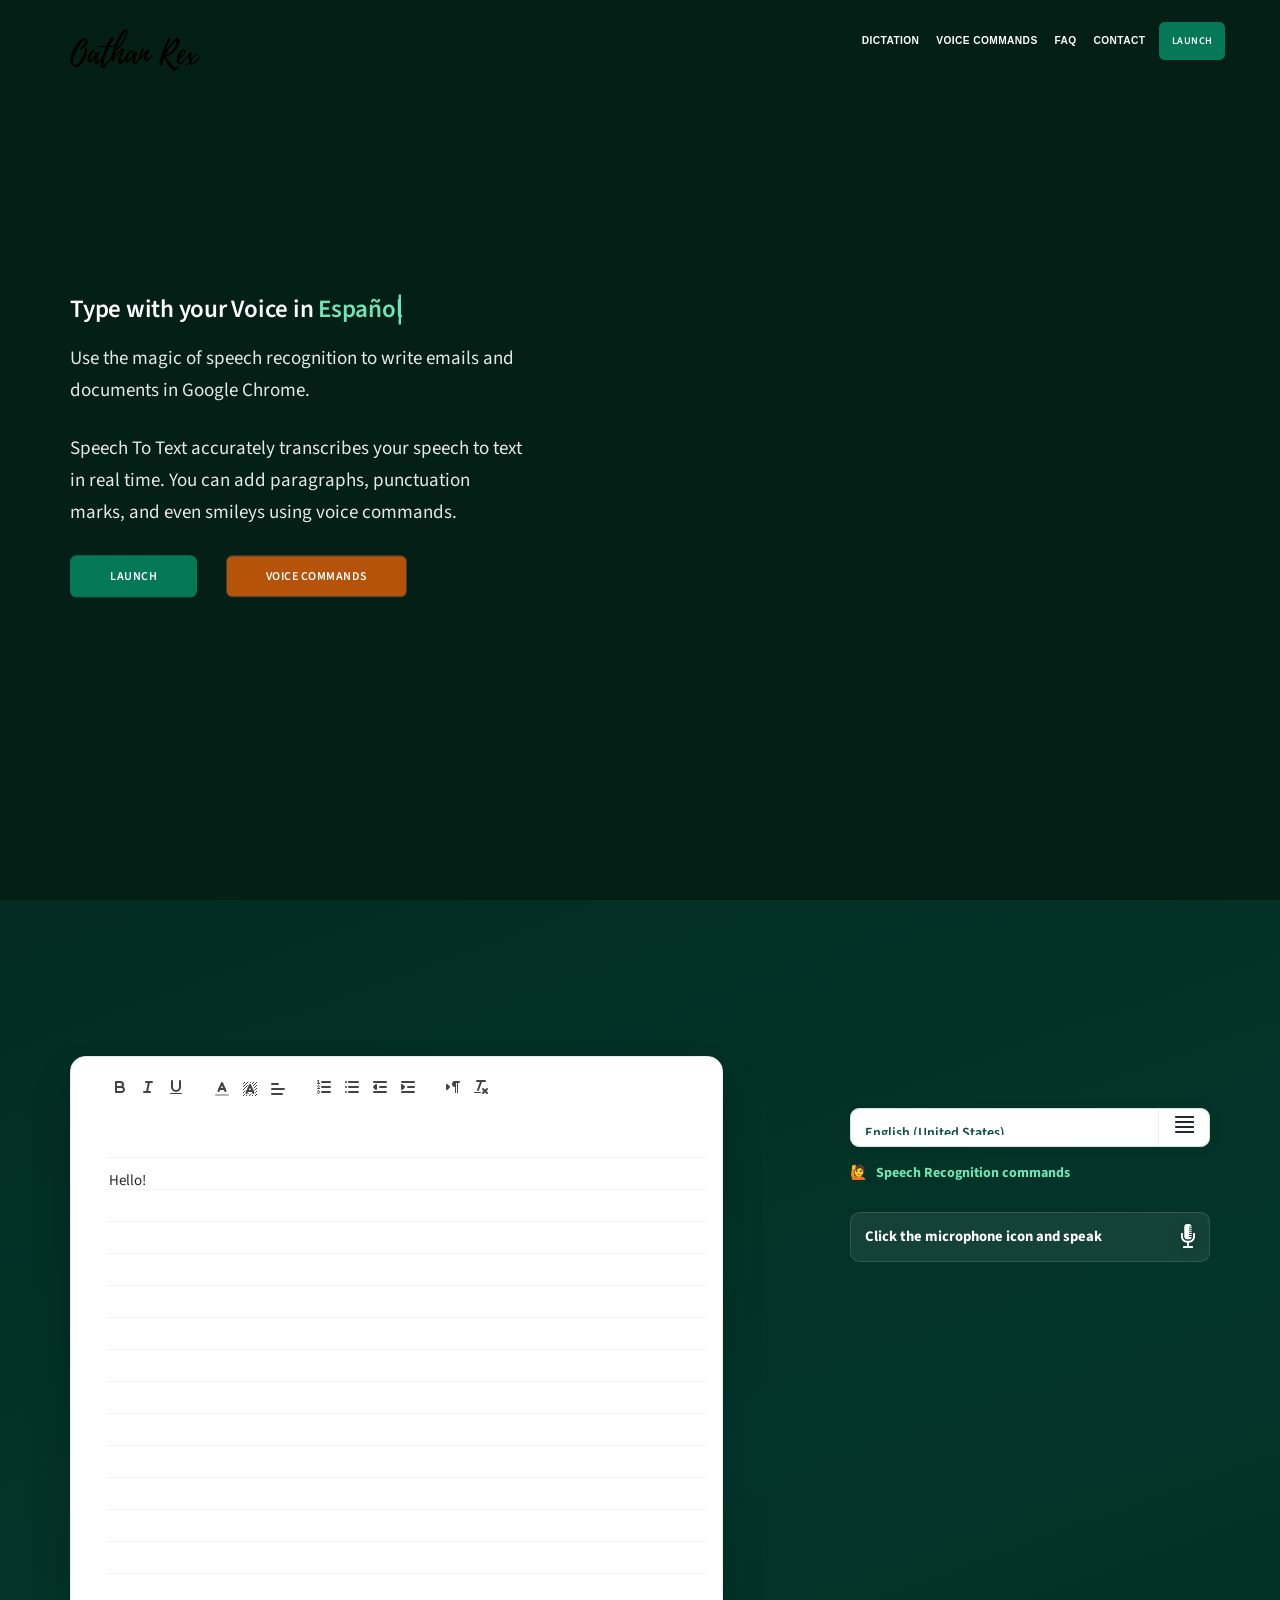
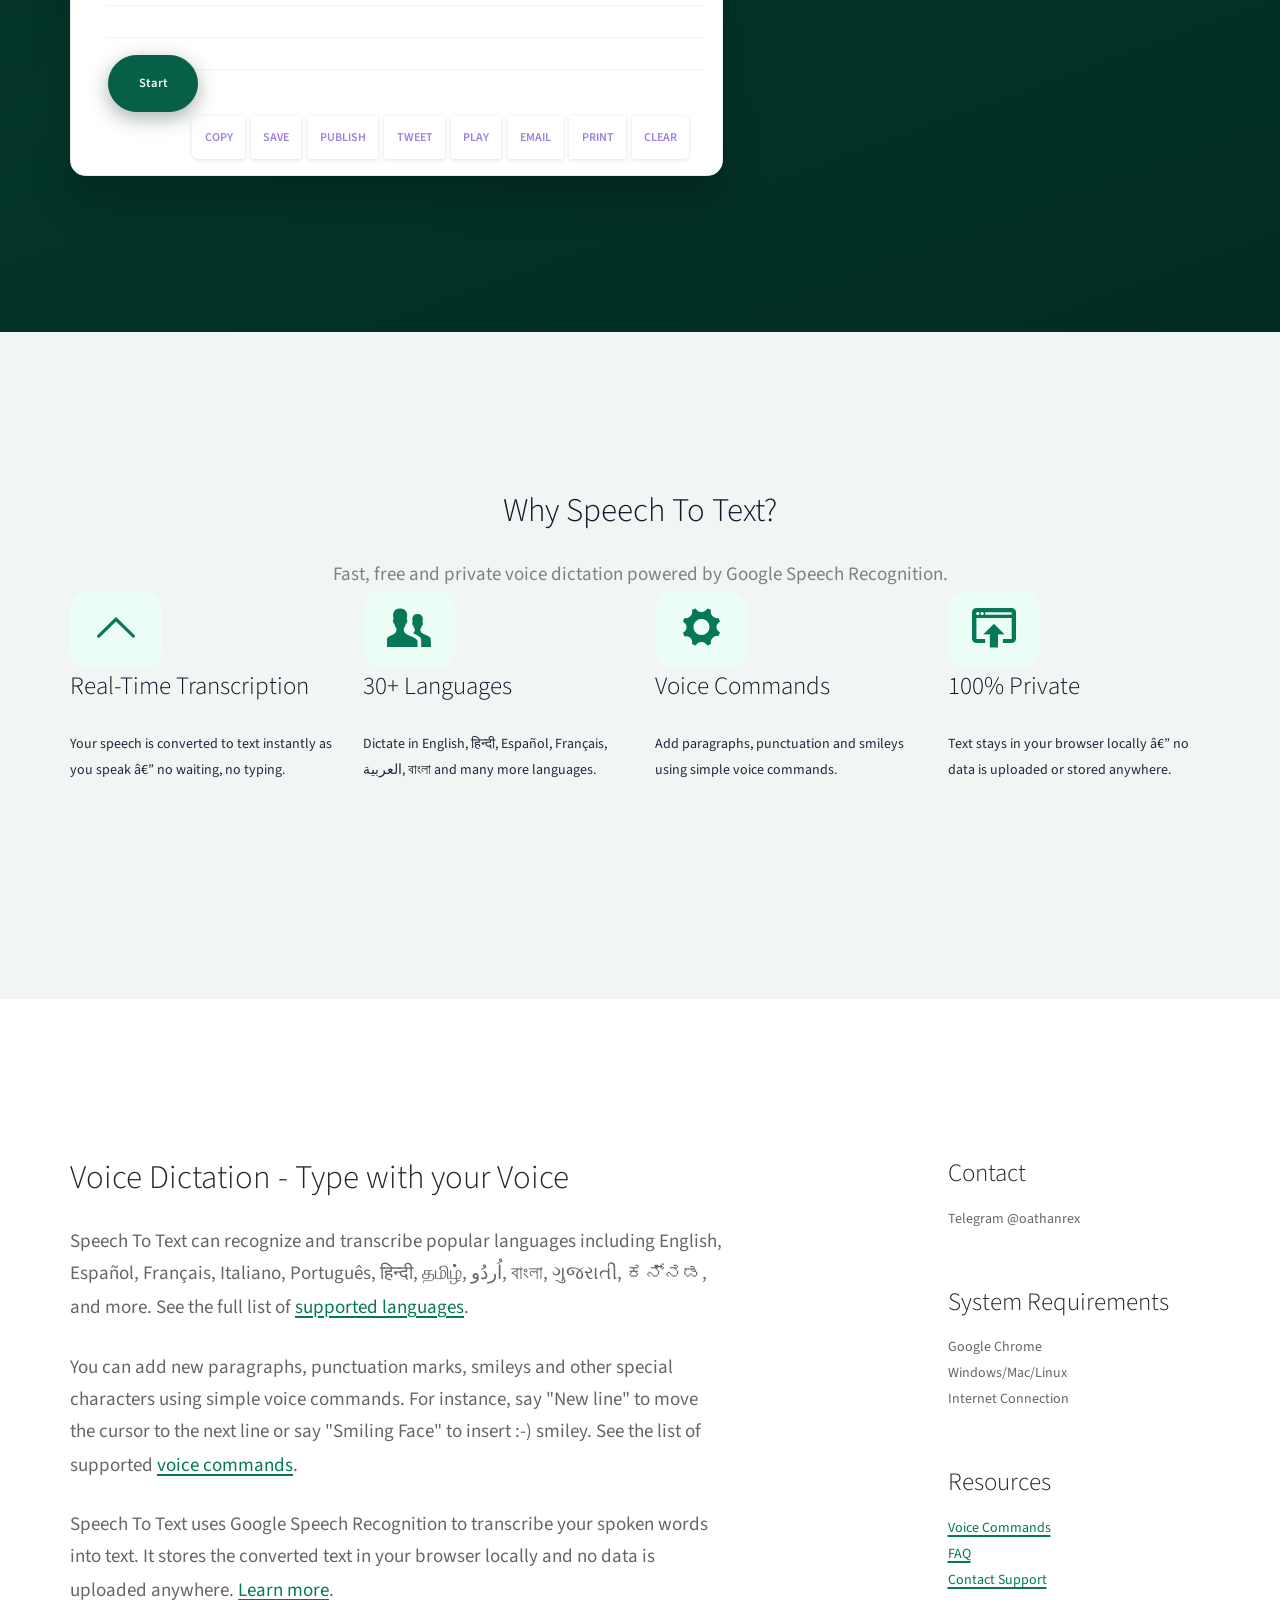
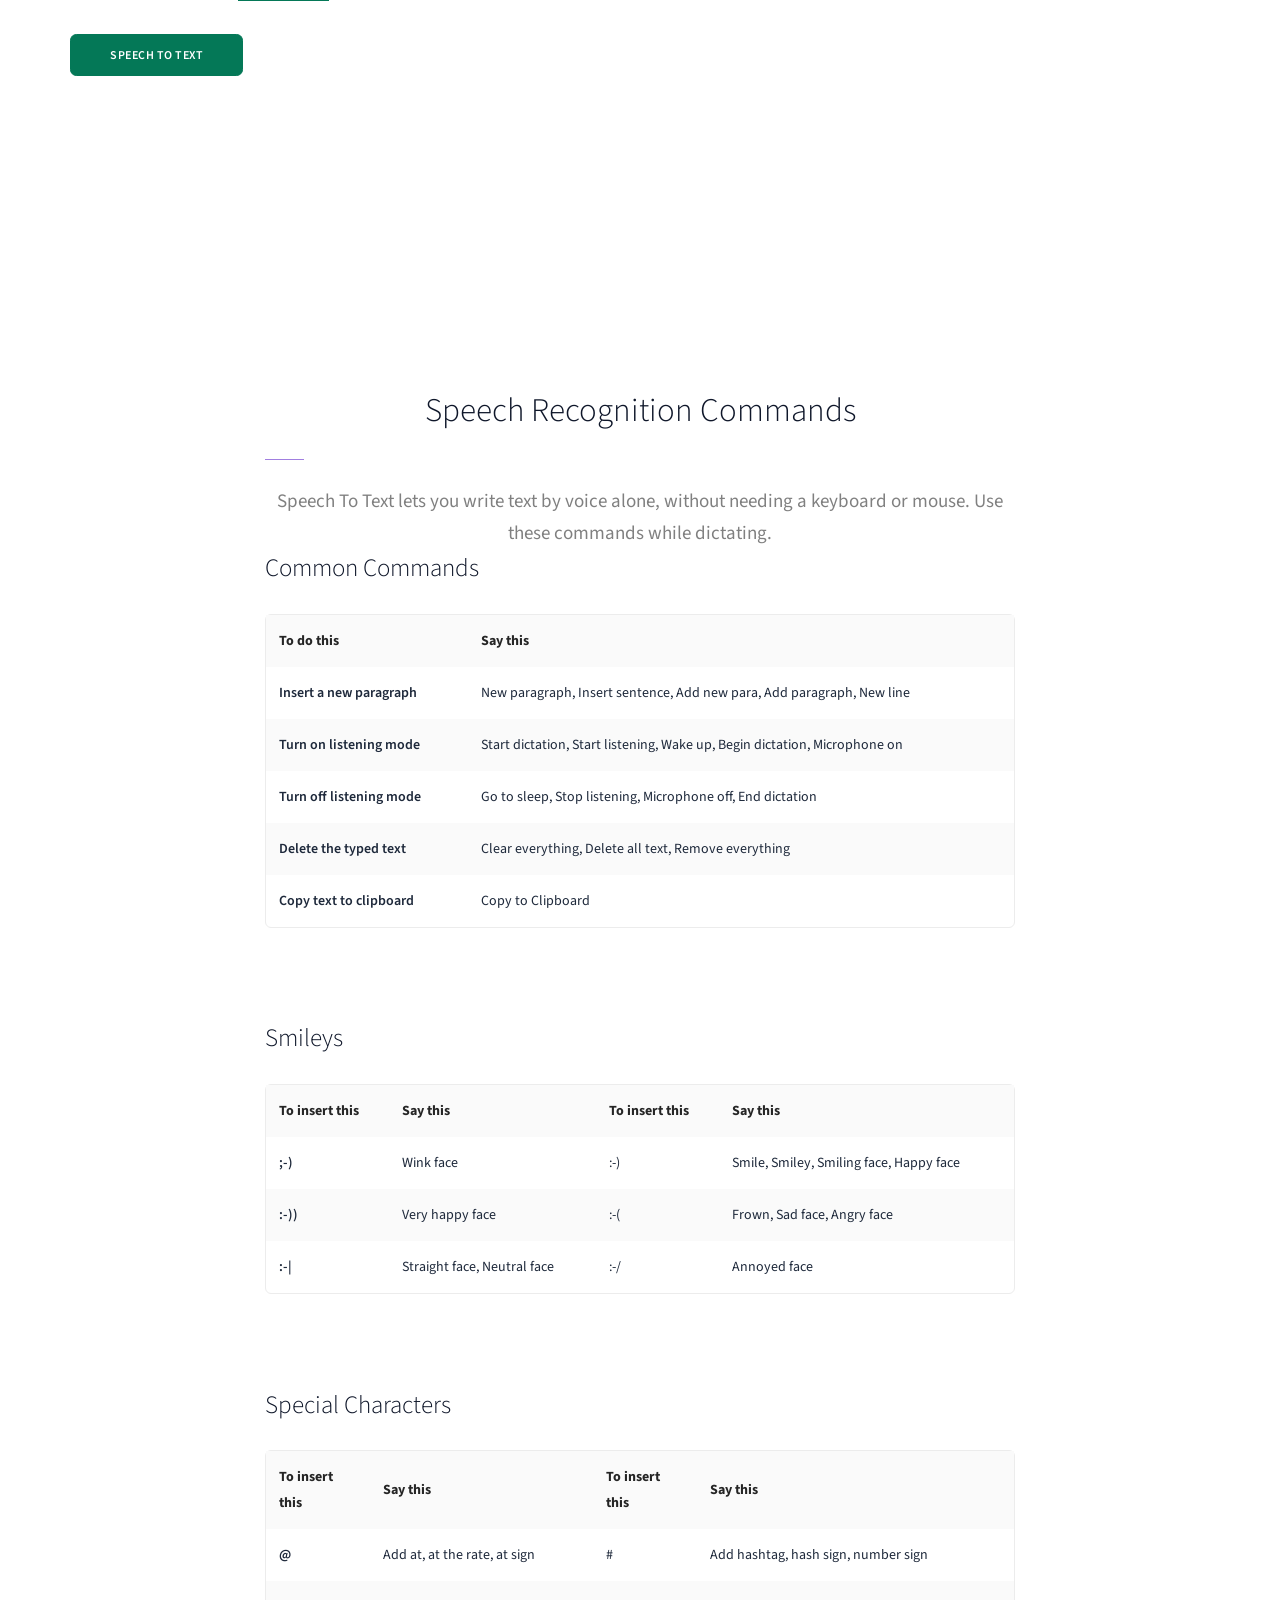
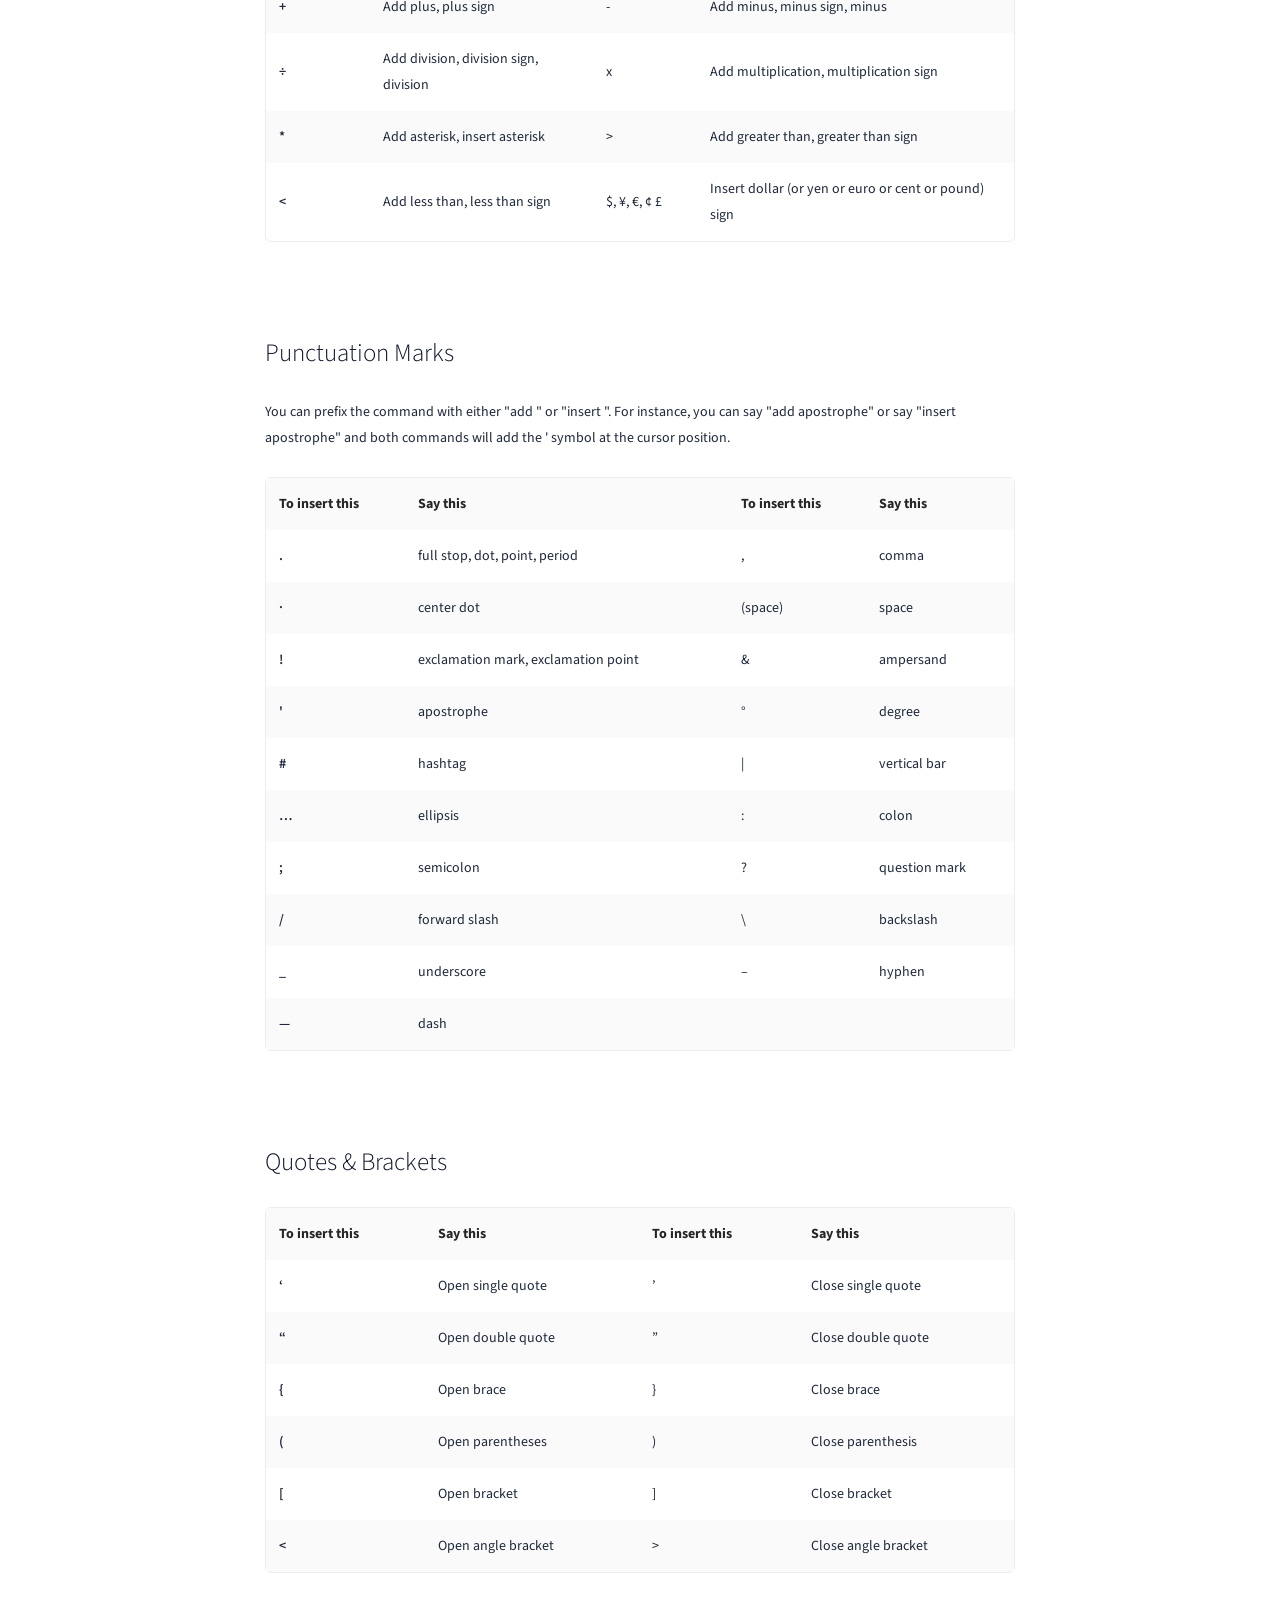
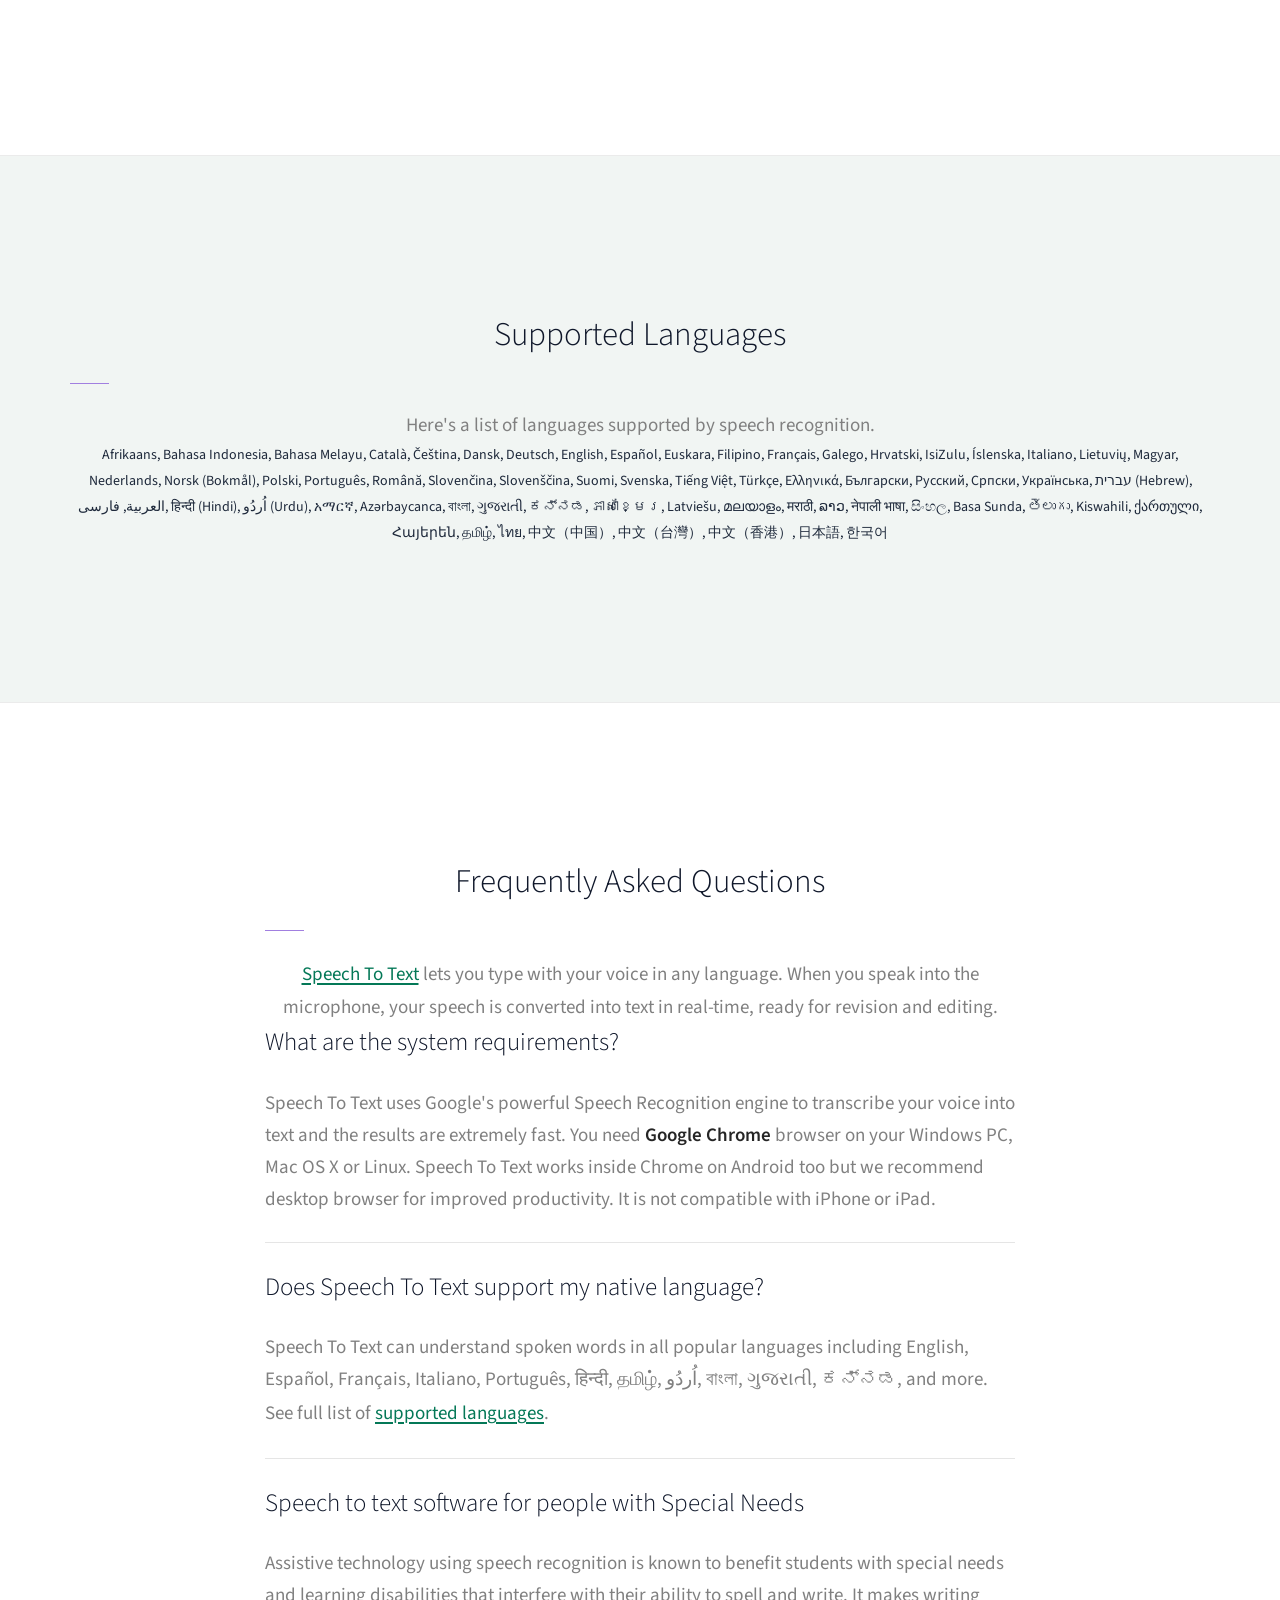
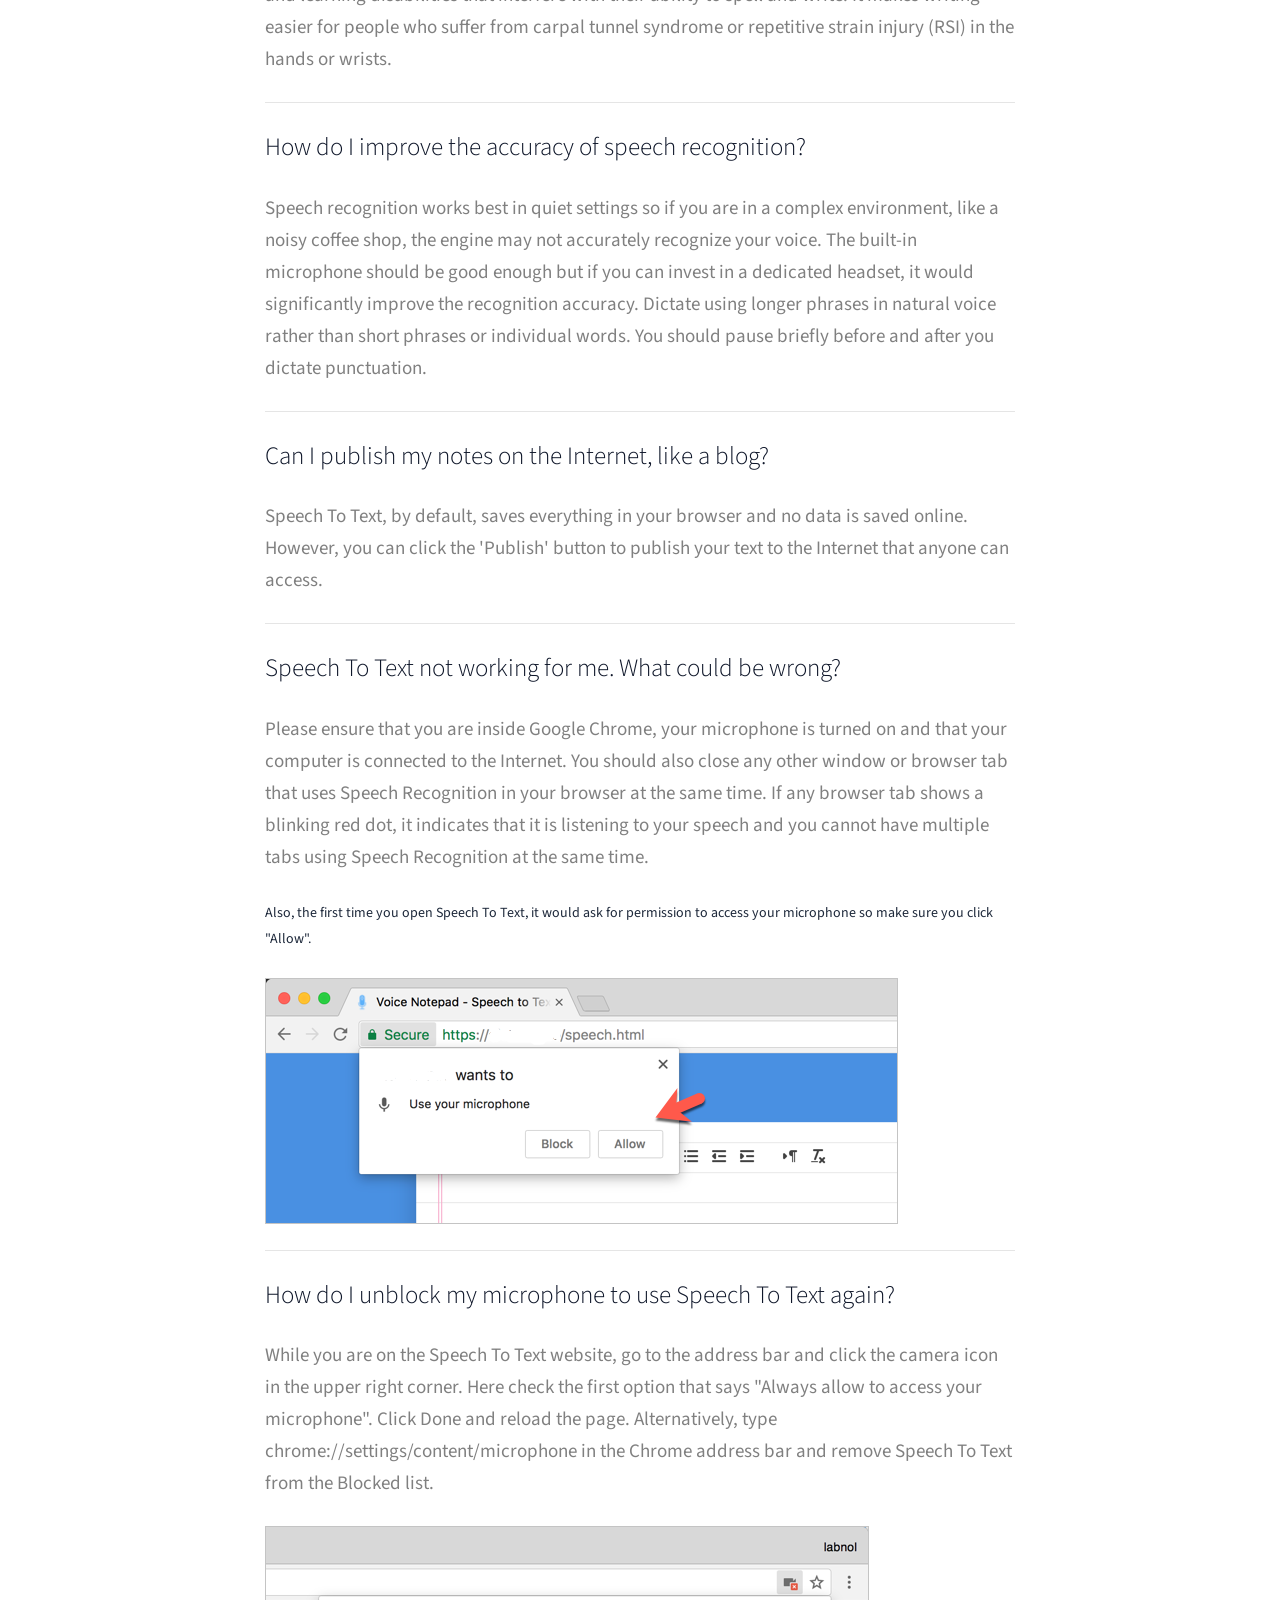
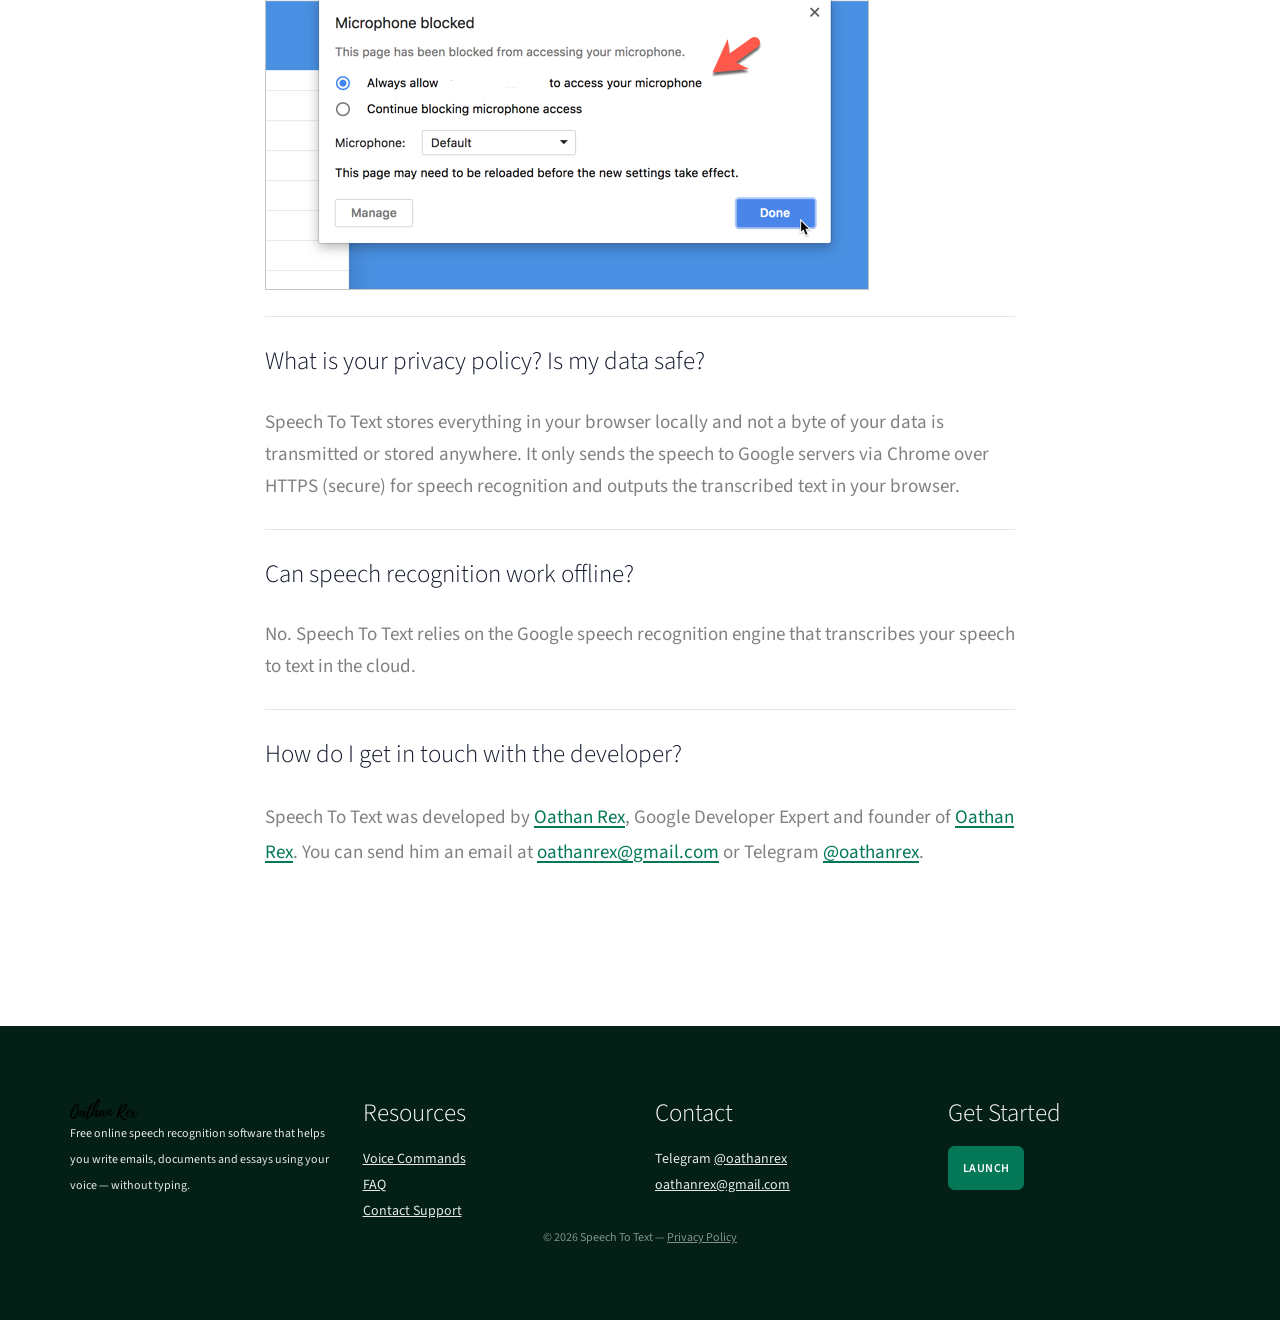
<file: index.html>
<!DOCTYPE html>
<html lang="en">
<head>
    <title>Voice Dictation - Online Speech Recognition</title>
    <meta name="description" content="Speech to Text is a free online speech recognition software that will help you write emails, documents and essays using your voice narration and without typing.">
    <meta charset="utf-8">
    <meta name="viewport" content="width=device-width,initial-scale=1">
    <meta property="og:url" content="index.html">
    <meta property="og:image" content="images/languages.jpg">
    <meta property="og:type" content="website">
    <meta name="twitter:image" content="images/languages.jpg">
    <meta name="twitter:url" content="index.html">
    <meta name="twitter:title" content="Voice Dictation - Type with your voice using Google Speech Recognition">
    <meta name="twitter:creator" content="@oathanrex">
    <meta name="robots" content="index, follow">
    <meta name="googlebot" content="index, follow">
    <meta property="og:site_name" content="Voice Dictation - Online Speech Recognition">
    <meta property="og:locale" content="en_US">
    <link rel="preconnect" href="https://fonts.googleapis.com">
    <link rel="preconnect" href="https://fonts.gstatic.com" crossorigin>
    <link rel="apple-touch-icon" sizes="57x57" href="apple-icon-57x57.png">
    <link rel="apple-touch-icon" sizes="60x60" href="apple-icon-60x60.png">
    <link rel="apple-touch-icon" sizes="72x72" href="apple-icon-72x72.png">
    <link rel="apple-touch-icon" sizes="76x76" href="apple-icon-76x76.png">
    <link rel="apple-touch-icon" sizes="114x114" href="apple-icon-114x114.png">
    <link rel="apple-touch-icon" sizes="120x120" href="apple-icon-120x120.png">
    <link rel="apple-touch-icon" sizes="144x144" href="apple-icon-144x144.png">
    <link rel="apple-touch-icon" sizes="152x152" href="apple-icon-152x152.png">
    <link rel="apple-touch-icon" sizes="180x180" href="apple-icon-180x180.png">
    <link rel="icon" type="image/png" sizes="192x192" href="android-icon-192x192.png">
    <link rel="icon" type="image/png" sizes="32x32" href="favicon-32x32.png">
    <link rel="icon" type="image/png" sizes="96x96" href="favicon-96x96.png">
    <link rel="icon" type="image/png" sizes="16x16" href="favicon-16x16.png">
    <link rel="manifest" href="manifest.json">
    <meta name="msapplication-TileColor" content="#047857">
    <meta name="msapplication-TileImage" content="ms-icon-144x144.png">
    <link rel="canonical" href="index.html">
    <script type="application/ld+json">
    {
      "@context": "https://schema.org",
      "@type": "WebApplication",
      "name": "Voice Dictation - Online Speech Recognition",
      "url": "https://oathanrex.github.io/speech-to-text/",
      "description": "Free online speech recognition and voice typing tool that transcribes your speech to text in real time using Google Speech Recognition in Chrome.",
      "applicationCategory": "UtilitiesApplication",
      "operatingSystem": "Windows, macOS, Linux, Android",
      "browserRequirements": "Requires Google Chrome",
      "inLanguage": "en",
      "offers": { "@type": "Offer", "price": "0", "priceCurrency": "USD" },
      "featureList": "Speech to text, voice typing, dictation, punctuation by voice, 60+ languages, text to speech, publish notes, export to file",
      "author": { "@type": "Person", "name": "Oathan Rex" }
    }
    </script>
    <style>
        @-webkit-keyframes spin{0%{-webkit-transform:rotate(0deg);-ms-transform:rotate(0deg);transform:rotate(0deg)}to{-webkit-transform:rotate(360deg);-ms-transform:rotate(360deg);transform:rotate(360deg)}}@keyframes spin{0%{-webkit-transform:rotate(0deg);-ms-transform:rotate(0deg);transform:rotate(0deg)}to{-webkit-transform:rotate(360deg);-ms-transform:rotate(360deg);transform:rotate(360deg)}}#wait-wrapper{position:fixed;top:0;left:0;width:100%;height:100%;z-index:1000}#wait,#wait:after,#wait:before{border-radius:50%;border:3px solid transparent}#wait{display:block;width:150px;height:150px;margin:-75px 0 0 -75px;z-index:1001;position:relative;left:50%;top:50%;border-top-color:#047857;-webkit-animation:spin 2s linear infinite;animation:spin 2s linear infinite}#wait:after,#wait:before{content:"";position:absolute;top:5px;left:5px;right:5px;bottom:5px;border-top-color:#34D399;-webkit-animation:spin 3s linear infinite;animation:spin 3s linear infinite}#wait:after{top:15px;left:15px;right:15px;bottom:15px;border-top-color:#B45309;-webkit-animation:spin 1.5s linear infinite;animation:spin 1.5s linear infinite}#wait-wrapper .wait-section{position:fixed;top:0;width:51%;height:100%;background:#222;z-index:1000;-webkit-transform:translateX(0);-ms-transform:translateX(0);transform:translateX(0)}#wait-wrapper .wait-section.section-left{left:0}#wait-wrapper .wait-section.section-right{right:0}.loaded #wait-wrapper .wait-section.section-left,.loaded #wait-wrapper .wait-section.section-right{-webkit-transform:translateX(-100%);-ms-transform:translateX(-100%);transform:translateX(-100%);-webkit-transition:all .7s .3s cubic-bezier(.645,.045,.355,1);transition:all .7s .3s cubic-bezier(.645,.045,.355,1)}.loaded #wait-wrapper .wait-section.section-right{-webkit-transform:translateX(100%);-ms-transform:translateX(100%);transform:translateX(100%)}.loaded #wait{opacity:0;-webkit-transition:all .3s ease-out;transition:all .3s ease-out}.loaded #wait-wrapper{visibility:hidden;-webkit-transition:all .7s 1s ease-out;transition:all .7s 1s ease-out}
    </style>
    <style>
        .bar__module .menu-horizontal li a{font-size:.85em;font-weight:600;text-transform:uppercase;letter-spacing:.04em}
        @media all and (max-width:767px){.bar .row{text-align:center}.bar__module{display:inline-block;float:none}.bar .right{display:block;float:none;text-align:center}}
        .command-table td:first-child{font-weight:600}
    </style>

</head>

<body data-smooth-scroll-offset="77">
    <a class="skip-link" href="#main">Skip to main content</a>
    <div id="wait-wrapper">
        <div id="wait"></div>
        <div class="wait-section section-left"></div>
        <div class="wait-section section-right"></div>
    </div>
    <a id="start" aria-hidden="true"></a>
    <header class="nav-container">
        <nav class="bar bar-3 bar--absolute bar--transparent" data-fixed-at="200" aria-label="Main">
            <div class="container">
                <div class="row">
                    <div class="col-md-2">
                        <div class="bar__module">
                            <a href="#start"><img class="logo logo-dark" alt="Voice Dictation" src="images/logo.png"> <img class="logo logo-light" alt="Speech Recognition Software" src="images/logo.png"></a>
                        </div>
                    </div>
                    <div class="right">
                        <div class="bar__module">
                            <ul class="menu-horizontal">
                                <li><a class="inner-link" href="#app">Dictation</a></li>
                                <li><a class="inner-link" href="#commands">Voice Commands</a></li>
                                <li><a class="inner-link" href="#faq">FAQ</a></li>
                                <li><a class="inner-link" href="#contact">Contact</a></li>
                            </ul>
                        </div>
                        <div class="bar__module">
                            <a class="btn btn--sm btn--primary type--uppercase inner-link" href="#app"><span class="btn__text">Launch</span></a>
                        </div>
                    </div>
                </div>
            </div>
        </nav>
    </header>
    <main id="main" class="main-container">
        <section class="cover height-100 bg--dark switchable" id="home">
            <div class="container pos-vertical-center">
                <div class="row">
                    <div class="col-md-5 col-sm-7 col-xs-12">
                        <div class="switchable__text">
                            <h1 class="h3">Type with your Voice in <span class="inline-block typed-text typed-text--cursor color--primary" data-typed-strings="Türkçe,Español,English,हिंदी,Italiano,Deutsch,Français,Nederlands,Português,বাংলা,తెలుగు,मराठी,தமிழ்,ગુજરાતી,ಕನ್ನಡ,മലയാളം,ਪੰਜਾਬੀ,اُردُو‎,Suomi,Dansk,Svenska,Español,Magyarország,Česko,日本語,ไทย,Indonesia,Türkçe,العَرَبِيَّة‎,Polski,Русский">any language</span></h1>
                            <p class="lead">Use the magic of speech recognition to write emails and documents in Google Chrome.</p>
                            <p class="lead">Speech To Text accurately transcribes your speech to text in real time. You can add paragraphs, punctuation marks, and even smileys using voice commands.</p>
                            <a class="btn btn--primary type--uppercase inner-link" href="#app"><span class="btn__text">Launch</span></a>
                            <a class="btn btn--primary-2 type--uppercase inner-link" href="#commands"><span class="btn__text">Voice Commands</span></a>
                        </div>
                    </div>
                    <div class="col-md-6 col-sm-4 col-xs-12">
                        <div class="video-cover border--round box-shadow-wide">
                            <div class="background-image-holder"><img alt="Languages supported by Speech To Text dictation" src="images/languages.jpg"></div>
                        </div>
                    </div>
                </div>
            </div>
        </section>
        <section class="switchable switchable--switch bg--primary space--md" id="app">
            <div class="container">
                <div class="row" id="dictation">
                    <div class="col-lg-offset-1 col-lg-4 col-md-4 col-sm-4 col-xs-12">
                        <div class="input-select chrome langdd mt--2">
                            <select name="lang" id="lang" aria-label="Choose your language" onchange="dictation('lang')">
                                <option value selected="selected" disabled="disabled">Choose your Language</option>
                            </select>
                        </div>
                        <div class="commands"></div>
                        <div class="text-block mt--1">
                            <p class="log"><span aria-live="polite">Click the microphone icon and speak</span> <img src="images/mic.svg" alt="Microphone listening indicator" class="bars"></p>
                        </div>
                        <div class="text-block mt--2 teaser hidden-xs"></div>
                    </div>
                    <div class="col-lg-7 col-md-8 col-sm-8 col-xs-12">
                        <div class="notepad">
                            <div id="toolbar" class="hidden-xs"><span class="ql-formats"><button type="button" class="ql-bold" aria-label="Bold"></button> <button type="button" class="ql-italic" aria-label="Italic"></button> <button type="button" class="ql-underline" aria-label="Underline"></button> </span><span class="ql-formats"><select class="ql-color" aria-label="Text colour"></select> <select class="ql-background" aria-label="Background colour"></select> <select class="ql-align" aria-label="Text alignment"></select> </span>
                                <span class="ql-formats hidden-xs">
                                    <button type="button" class="ql-list" value="ordered" aria-label="Numbered list"></button>
                                    <button type="button" class="ql-list" value="bullet" aria-label="Bulleted list"></button>
                                    <button type="button" class="ql-indent" value="-1" aria-label="Decrease indent"></button>
                                    <button type="button" class="ql-indent" value="+1" aria-label="Increase indent"></button>
                                    </span><span class="ql-formats"><button type="button" class="ql-direction" value="rtl" aria-label="Right to left text direction"></button> <button type="button" class="ql-clean" aria-label="Clear formatting"></button></span></div>
                            <div id="speech"></div>
                            <div class="action-buttons">
                                <div class="left chrome"><a href="#" class="btn-mic btn btn--primary-1"><span class="btn__text listen">Start</span><div class="loading-indicator hide"></div></a></div>
                                <div class="right btn-group"><a data-tooltip="Copy text to Clipboard" href="#" class="btn btn--sm btn--primary btn-clipboard"><span class="btn__text btn__copy">Copy</span> </a><a data-tooltip="Download File as Plain Text" href="#" onclick="dictation('save');return false;"
                                    class="btn btn--sm btn-save btn--primary"><span class="btn__text">Save</span> </a>
                                    <a data-tooltip="Publish your note online" href="#" onclick="dictation('gist');return false;" class="btn btn--sm btn-save btn--primary"><span class="btn__text">Publish</span> </a><a data-tooltip="Share on Twitter" target="_blank" rel="noopener noreferrer" href="https://twitter.com/intent/tweet?related=OathanRex&amp;text=I%20%e2%9d%a4%20oatanrex.github.io%20for%20voice%20typing&amp;via=oathanrex&amp;url=https://oathanrex.blogspot.com"
                                    class="btn btn--sm btn-save btn--primary"><span class="btn__text">Tweet</span> </a>
                                    <a data-tooltip="Text to Speech" href="#" onclick="dictation('play');return false;" class="btn btn--sm btn--primary btn-tts-parent"><span class="btn__text">Play</span> </a><a data-tooltip="Email This" target="_blank" rel="noopener noreferrer" href="mailto:?body=" onclick="dictation('mail')" class="btn btn--sm btn-clear btn--primary btn-mail"><span class="btn__text">Email</span> </a>
                                    <a data-tooltip="Save as PDF, or Print" href="#" onclick="dictation('print');return false;" class="btn btn--sm btn-clear btn--primary"><span class="btn__text">Print</span> </a><a data-tooltip="Clear Dictation Notepad" href="#" onclick="dictation('clear');return false;" class="btn btn--sm btn-clear btn--primary"><span class="btn__text">Clear</span></a></div>
                            </div>
                        </div>
                    </div>
                </div>
            </div>
        </section>
        <section class="space--md bg--secondary" id="features">
            <div class="container">
                <div class="row">
                    <div class="col-sm-12 text-center">
                        <h2>Why Speech To Text?</h2>
                        <p class="lead">Fast, free and private voice dictation powered by Google Speech Recognition.</p>
                    </div>
                </div>
                <div class="row">
                    <div class="col-md-3 col-sm-6">
                        <div class="feature feature-1">
                            <i aria-hidden="true" class="icon stack-up-open-big"></i>
                            <h3>Real-Time Transcription</h3>
                            <p>Your speech is converted to text instantly as you speak â€” no waiting, no typing.</p>
                        </div>
                    </div>
                    <div class="col-md-3 col-sm-6">
                        <div class="feature feature-1">
                            <i aria-hidden="true" class="icon stack-users"></i>
                            <h3>30+ Languages</h3>
                            <p>Dictate in English, हिन्दी, Español, Français, العربية, বাংলা and many more languages.</p>
                        </div>
                    </div>
                    <div class="col-md-3 col-sm-6">
                        <div class="feature feature-1">
                            <i aria-hidden="true" class="icon stack-cog"></i>
                            <h3>Voice Commands</h3>
                            <p>Add paragraphs, punctuation and smileys using simple voice commands.</p>
                        </div>
                    </div>
                    <div class="col-md-3 col-sm-6">
                        <div class="feature feature-1">
                            <i aria-hidden="true" class="icon stack-publish"></i>
                            <h3>100% Private</h3>
                            <p>Text stays in your browser locally â€” no data is uploaded or stored anywhere.</p>
                        </div>
                    </div>
                </div>
            </div>
        </section>
        <section class="switchable bg--white space--md" id="about">
            <div class="container">
                <div class="row">
                    <div class="col-sm-8 col-md-7">
                        <h2>Voice Dictation - Type with your Voice</h2>
                        <p class="lead">Speech To Text can recognize and transcribe popular languages including English, Español, Français, Italiano, Português, हिन्दी, தமிழ், اُردُو, বাংলা, ગુજરાતી, ಕನ್ನಡ, and more. See the full list of <a class="inner-link" href="#languages">supported languages</a>.</p>
                        <p class="lead">You can add new paragraphs, punctuation marks, smileys and other special characters using simple voice commands. For instance, say "New line" to move the cursor to the next line or say "Smiling Face" to insert :-) smiley. See the list of supported <a class="inner-link" href="#commands">voice commands</a>.</p>
                        <p class="lead">Speech To Text uses Google Speech Recognition to transcribe your spoken words into text. It stores the converted text in your browser locally and no data is uploaded anywhere. <a class="inner-link" href="#faq">Learn more</a>.</p>
                        <p><a class="btn btn--primary type--uppercase inner-link" href="#app"><span class="btn__text">Speech to Text</span></a></p>
                    </div>
                    <div class="col-sm-4 col-md-3">
                        <div class="text-block">
                            <h3>Contact</h3>
                            <p>Telegram @oathanrex</p>
                        </div>
                        <div class="text-block">
                            <h3>System Requirements</h3>
                            <p>Google Chrome
                                <br>Windows/Mac/Linux
                                <br>Internet Connection</p>
                        </div>
                        <div class="text-block">
                            <h3>Resources</h3>
                            <p><a class="inner-link" href="#commands">Voice Commands</a>
                                <br><a class="inner-link" href="#faq">FAQ</a>
                                <br><a target="_blank" rel="noopener noreferrer" href="https://t.me/oathanrex">Contact Support</a></p>
                        </div>
                    </div>
                </div>
            </div>
        </section>
        <section class="space--md" id="commands">
            <div class="container">
                <div class="row">
                    <div class="col-sm-10 col-sm-offset-1 col-md-8 col-md-offset-2">
                        <div class="text-center">
                            <h2>Speech Recognition Commands</h2>
                            <hr class="short">
                            <p class="lead">Speech To Text lets you write text by voice alone, without needing a keyboard or mouse. Use these commands while dictating.</p>
                        </div>
                        <h3>Common Commands</h3>
                        <table class="border--round table--alternate-row command-table">
                            <thead>
                                <tr>
                                    <th scope="col">To do this</th>
                                    <th scope="col">Say this</th>
                                </tr>
                            </thead>
                            <tbody>
                                <tr>
                                    <td>Insert a new paragraph</td>
                                    <td>New paragraph, Insert sentence, Add new para, Add paragraph, New line</td>
                                </tr>
                                <tr>
                                    <td>Turn on listening mode</td>
                                    <td>Start dictation, Start listening, Wake up, Begin dictation, Microphone on</td>
                                </tr>
                                <tr>
                                    <td>Turn off listening mode</td>
                                    <td>Go to sleep, Stop listening, Microphone off, End dictation</td>
                                </tr>
                                <tr>
                                    <td>Delete the typed text</td>
                                    <td>Clear everything, Delete all text, Remove everything</td>
                                </tr>
                                <tr>
                                    <td>Copy text to clipboard</td>
                                    <td>Copy to Clipboard</td>
                                </tr>
                            </tbody>
                        </table>
                        <h3 class="mt--2">Smileys</h3>
                        <table class="border--round table--alternate-row command-table">
                            <thead>
                                <tr>
                                    <th scope="col">To insert this</th>
                                    <th scope="col">Say this</th>
                                    <th scope="col">To insert this</th>
                                    <th scope="col">Say this</th>
                                </tr>
                            </thead>
                            <tbody>
                                <tr>
                                    <td>;-)</td>
                                    <td>Wink face</td>
                                    <td>:-)</td>
                                    <td>Smile, Smiley, Smiling face, Happy face</td>
                                </tr>
                                <tr>
                                    <td>:-))</td>
                                    <td>Very happy face</td>
                                    <td>:-(</td>
                                    <td>Frown, Sad face, Angry face</td>
                                </tr>
                                <tr>
                                    <td>:-|</td>
                                    <td>Straight face, Neutral face</td>
                                    <td>:-/</td>
                                    <td>Annoyed face</td>
                                </tr>
                            </tbody>
                        </table>
                        <h3 class="mt--2">Special Characters</h3>
                        <table class="border--round table--alternate-row command-table">
                            <thead>
                                <tr>
                                    <th scope="col">To insert this</th>
                                    <th scope="col">Say this</th>
                                    <th scope="col">To insert this</th>
                                    <th scope="col">Say this</th>
                                </tr>
                            </thead>
                            <tbody>
                                <tr>
                                    <td>@</td>
                                    <td>Add at, at the rate, at sign</td>
                                    <td>#</td>
                                    <td>Add hashtag, hash sign, number sign</td>
                                </tr>
                                <tr>
                                    <td>+</td>
                                    <td>Add plus, plus sign</td>
                                    <td>-</td>
                                    <td>Add minus, minus sign, minus</td>
                                </tr>
                                <tr>
                                    <td>÷</td>
                                    <td>Add division, division sign, division</td>
                                    <td>x</td>
                                    <td>Add multiplication, multiplication sign</td>
                                </tr>
                                <tr>
                                    <td>*</td>
                                    <td>Add asterisk, insert asterisk</td>
                                    <td>&gt;</td>
                                    <td>Add greater than, greater than sign</td>
                                </tr>
                                <tr>
                                    <td>&lt;</td>
                                    <td>Add less than, less than sign</td>
                                    <td>$, &yen;, &euro;, &cent; &pound;</td>
                                    <td>Insert dollar (or yen or euro or cent or pound) sign</td>
                                </tr>
                            </tbody>
                        </table>
                        <h3 class="mt--2">Punctuation Marks</h3>
                        <p>You can prefix the command with either "add " or "insert ". For instance, you can say "add apostrophe" or say "insert apostrophe" and both commands will add the &apos; symbol at the cursor position.</p>
                        <table class="border--round table--alternate-row command-table">
                            <thead>
                                <tr>
                                    <th scope="col">To insert this</th>
                                    <th scope="col">Say this</th>
                                    <th scope="col">To insert this</th>
                                    <th scope="col">Say this</th>
                                </tr>
                            </thead>
                            <tbody>
                                <tr>
                                    <td>.</td>
                                    <td>full stop, dot, point, period</td>
                                    <td>,</td>
                                    <td>comma</td>
                                </tr>
                                <tr>
                                    <td>&middot;</td>
                                    <td>center dot</td>
                                    <td>(space)</td>
                                    <td>space</td>
                                </tr>
                                <tr>
                                    <td>!</td>
                                    <td>exclamation mark, exclamation point</td>
                                    <td>&amp;</td>
                                    <td>ampersand</td>
                                </tr>
                                <tr>
                                    <td>&apos;</td>
                                    <td>apostrophe</td>
                                    <td>&deg;</td>
                                    <td>degree</td>
                                </tr>
                                <tr>
                                    <td>#</td>
                                    <td>hashtag</td>
                                    <td>|</td>
                                    <td>vertical bar</td>
                                </tr>
                                <tr>
                                    <td>&hellip;</td>
                                    <td>ellipsis</td>
                                    <td>:</td>
                                    <td>colon</td>
                                </tr>
                                <tr>
                                    <td>;</td>
                                    <td>semicolon</td>
                                    <td>?</td>
                                    <td>question mark</td>
                                </tr>
                                <tr>
                                    <td>/</td>
                                    <td>forward slash</td>
                                    <td>\</td>
                                    <td>backslash</td>
                                </tr>
                                <tr>
                                    <td>_</td>
                                    <td>underscore</td>
                                    <td>&ndash;</td>
                                    <td>hyphen</td>
                                </tr>
                                <tr>
                                    <td>&mdash;</td>
                                    <td>dash</td>
                                    <td>&nbsp;</td>
                                    <td>&nbsp;</td>
                                </tr>
                            </tbody>
                        </table>
                        <h3 class="mt--2">Quotes &amp; Brackets</h3>
                        <table class="border--round table--alternate-row command-table">
                            <thead>
                                <tr>
                                    <th scope="col">To insert this</th>
                                    <th scope="col">Say this</th>
                                    <th scope="col">To insert this</th>
                                    <th scope="col">Say this</th>
                                </tr>
                            </thead>
                            <tbody>
                                <tr>
                                    <td>&lsquo;</td>
                                    <td>Open single quote</td>
                                    <td>&rsquo;</td>
                                    <td>Close single quote</td>
                                </tr>
                                <tr>
                                    <td>&ldquo;</td>
                                    <td>Open double quote</td>
                                    <td>&rdquo;</td>
                                    <td>Close double quote</td>
                                </tr>
                                <tr>
                                    <td>{</td>
                                    <td>Open brace</td>
                                    <td>}</td>
                                    <td>Close brace</td>
                                </tr>
                                <tr>
                                    <td>(</td>
                                    <td>Open parentheses</td>
                                    <td>)</td>
                                    <td>Close parenthesis</td>
                                </tr>
                                <tr>
                                    <td>[</td>
                                    <td>Open bracket</td>
                                    <td>]</td>
                                    <td>Close bracket</td>
                                </tr>
                                <tr>
                                    <td>&lt;</td>
                                    <td>Open angle bracket</td>
                                    <td>&gt;</td>
                                    <td>Close angle bracket</td>
                                </tr>
                            </tbody>
                        </table>
                    </div>
                </div>
            </div>
        </section>
        <section class="space--md bg--secondary" id="languages">
            <div class="container">
                <div class="row">
                    <div class="col-sm-12 text-center">
                        <h2>Supported Languages</h2>
                        <hr class="short">
                        <p class="lead">Here's a list of languages supported by speech recognition.</p>
                    </div>
                </div>
                <div class="row">
                    <div class="col-sm-12">
                        <p class="text-center">Afrikaans, Bahasa Indonesia, Bahasa Melayu, Català, Čeština, Dansk, Deutsch, English, Español, Euskara, Filipino, Français, Galego, Hrvatski, IsiZulu, Íslenska, Italiano, Lietuvių, Magyar, Nederlands, Norsk (Bokmål), Polski, Português, Română, Slovenčina, Slovenščina, Suomi, Svenska, Tiếng Việt, Türkçe, Ελληνικά, Български, Русский, Српски, Українська, עברית (Hebrew), العربية, فارسی, हिन्दी (Hindi), اُردُو (Urdu), አማርኛ, Azərbaycanca, বাংলা, ગુજરાતી, ಕನ್ನಡ, ភាសាខ្មែរ, Latviešu, മലയാളം, मराठी, ລາວ, नेपाली भाषा, සිංහල, Basa Sunda, తెలుగు, Kiswahili, ქართული, Հայերեն, தமிழ், ไทย, 中文（中国）, 中文（台灣）, 中文（香港）, 日本語, 한국어</p>
                    </div>
                </div>
            </div>
        </section>
        <section class="space--md" id="faq">
            <div class="container">
                <div class="row">
                    <div class="col-sm-10 col-sm-offset-1 col-md-8 col-md-offset-2">
                        <div class="text-center">
                            <h2>Frequently Asked Questions</h2>
                            <hr class="short">
                            <p class="lead"><a class="inner-link" href="#start">Speech To Text</a> lets you type with your voice in any language. When you speak into the microphone, your speech is converted into text in real-time, ready for revision and editing.</p>
                        </div>
                        <ul class="results-list">
                            <li>
                                <h3>What are the system requirements?</h3>
                                <p class="lead">Speech To Text uses Google's powerful Speech Recognition engine to transcribe your voice into text and the results are extremely fast. You need <strong>Google Chrome</strong> browser on your Windows PC, Mac OS X or Linux. Speech To Text works inside Chrome on Android too but we recommend desktop browser for improved productivity. It is not compatible with iPhone or iPad.</p>
                            </li>
                            <li>
                                <h3>Does Speech To Text support my native language?</h3>
                                <p class="lead">Speech To Text can understand spoken words in all popular languages including English, Español, Français, Italiano, Português, हिन्दी, தமிழ், اُردُو, বাংলা, ગુજરાતી, ಕನ್ನಡ, and more. See full list of <a class="inner-link" href="#languages">supported languages</a>.</p>
                            </li>
                            <li>
                                <h3>Speech to text software for people with Special Needs</h3>
                                <p class="lead">Assistive technology using speech recognition is known to benefit students with special needs and learning disabilities that interfere with their ability to spell and write. It makes writing easier for people who suffer from carpal tunnel syndrome or repetitive strain injury (RSI) in the hands or wrists.</p>
                            </li>
                            <li>
                                <h3>How do I improve the accuracy of speech recognition?</h3>
                                <p class="lead">Speech recognition works best in quiet settings so if you are in a complex environment, like a noisy coffee shop, the engine may not accurately recognize your voice. The built-in microphone should be good enough but if you can invest in a dedicated headset, it would significantly improve the recognition accuracy. Dictate using longer phrases in natural voice rather than short phrases or individual words. You should pause briefly before and after you dictate punctuation.</p>
                            </li>
                            <li>
                                <h3>Can I publish my notes on the Internet, like a blog?</h3>
                                <p class="lead">Speech To Text, by default, saves everything in your browser and no data is saved online. However, you can click the 'Publish' button to publish your text to the Internet that anyone can access.</p>
                            </li>
                            <li>
                                <h3>Speech To Text not working for me. What could be wrong?</h3>
                                <p class="lead">Please ensure that you are inside Google Chrome, your microphone is turned on and that your computer is connected to the Internet. You should also close any other window or browser tab that uses Speech Recognition in your browser at the same time. If any browser tab shows a blinking red dot, it indicates that it is listening to your speech and you cannot have multiple tabs using Speech Recognition at the same time.</p>
                                <p>Also, the first time you open Speech To Text, it would ask for permission to access your microphone so make sure you click "Allow".</p><img src="images/allow-microphone-access.png" alt="Allow microphone access in Chrome" width="633" height="246">
                            </li>
                            <li id="mic">
                                <h3>How do I unblock my microphone to use Speech To Text again?</h3>
                                <p class="lead">While you are on the Speech To Text website, go to the address bar and click the camera icon in the upper right corner. Here check the first option that says "Always allow to access your microphone". Click Done and reload the page. Alternatively, type chrome://settings/content/microphone in the Chrome address bar and remove Speech To Text from the Blocked list.</p><img src="images/unblock-microphone.png" alt="Unblock microphone in Chrome settings" width="604" height="364">
                            </li>
                            <li>
                                <h3>What is your privacy policy? Is my data safe?</h3>
                                <p class="lead">Speech To Text stores everything in your browser locally and not a byte of your data is transmitted or stored anywhere. It only sends the speech to Google servers via Chrome over HTTPS (secure) for speech recognition and outputs the transcribed text in your browser.</p>
                            </li>
                            <li>
                                <h3>Can speech recognition work offline?</h3>
                                <p class="lead">No. Speech To Text relies on the Google speech recognition engine that transcribes your speech to text in the cloud.</p>
                            </li>
                            <li>
                                <h3>How do I get in touch with the developer?</h3>
                                <p class="lead">Speech To Text was developed by <a href="https://oathanrex.blogspot.com/p/about.html" target="_blank" rel="noopener noreferrer">Oathan Rex</a>, Google Developer Expert and founder of <a href="https://oathanrex.blogspot.com/" target="_blank" rel="noopener noreferrer">Oathan Rex</a>. You can send him an email at <a href="mailto:oathanrex@gmail.com">oathanrex@gmail.com</a> or Telegram <a href="https://t.me/oathanrex" target="_blank" rel="noopener noreferrer">@oathanrex</a>.</p>
                            </li>


                        </ul>
                    </div>
                </div>
            </div>
        </section>
    </main>
    <footer class="bg--dark space--sm" id="contact">
        <div class="container">
            <div class="row">
                <div class="col-sm-4 col-md-3">
                    <a href="#start"><img class="logo" alt="Voice Dictation" src="images/logo.png"></a>
                    <p class="type--fine-print">Free online speech recognition software that helps you write emails, documents and essays using your voice — without typing.</p>
                </div>
                <div class="col-sm-3 col-md-3">
                    <div class="text-block">
                        <h3>Resources</h3>
                        <p><a class="inner-link" href="#commands">Voice Commands</a>
                            <br><a class="inner-link" href="#faq">FAQ</a>
                            <br><a target="_blank" rel="noopener noreferrer" href="https://t.me/oathanrex">Contact Support</a></p>
                    </div>
                </div>
                <div class="col-sm-3 col-md-3">
                    <div class="text-block">
                        <h3>Contact</h3>
                        <p>Telegram <a target="_blank" rel="noopener noreferrer" href="https://t.me/oathanrex">@oathanrex</a>
                            <br><a href="mailto:oathanrex@gmail.com">oathanrex@gmail.com</a></p>
                    </div>
                </div>
                <div class="col-sm-2 col-md-3">
                    <div class="text-block">
                        <h3>Get Started</h3>
                        <a class="btn btn--sm btn--primary type--uppercase inner-link" href="#app"><span class="btn__text">Launch</span></a>
                    </div>
                </div>
            </div>
            <div class="footer__lower row">
                <div class="col-sm-12 text-center">
                    <span class="type--fine-print">&copy; <span class="update-year"></span> Speech To Text — <a href="privacy-policy.html" rel="noopener">Privacy Policy</a></span>
                </div>
            </div>
        </div>
    </footer>


    <div class="hidden">
        <div class="modal-instance"><a class="btn modal-trigger nochrome" href="#"><span class="btn__text">Google Chrome</span></a>
            <div class="modal-container">
                <div class="modal-content">
                    <div class="boxed boxed--lg text-center">
                        <h3>Google Chrome Required</h3>
                        <p class="lead">Please open inside <a href="https://www.google.com/chrome/" target="_blank" rel="noopener noreferrer">Google Chrome</a> to use speech recognition.</p><img src="images/chrome.jpg" alt="Google Chrome"></div>
                </div>
            </div>
        </div>
        <div class="modal-instance"><a class="btn modal-trigger nomic" href="#"><span class="btn__text">Allow Microphone</span></a>
            <div class="modal-container">
                <div class="modal-content">
                    <div class="boxed boxed--lg text-center">
                        <h3>Cannot Access Microphone</h3>
                        <p class="lead">Please follow <a class="inner-link" href="#mic">this guide</a> for instructions on how to unblock your microphone.</p><img src="images/unblock-microphone.png" alt="Unblock microphone in Chrome settings" width="604" height="364"></div>
                </div>
            </div>
        </div>
        <div class="modal-instance"><a class="btn modal-trigger gist" href="#"><span class="btn__text">Publish Online</span></a>
            <div class="modal-container">
                <div class="modal-content">
                    <div class="boxed boxed--lg text-center">
                        <p class="lead publishing">Speech to Text is now publishing your note online. Please wait..</p>
                        <p class="lead published hidden"></p>
                    </div>
                </div>
            </div>
        </div>
        <div class="modal-instance"><a class="btn modal-trigger tts" href="#"><span class="btn__text">Text to Speech</span></a>
            <div class="modal-container">
                <div class="modal-content">
                    <div class="boxed boxed--lg">
                        <p class="lead">Speed is the rate at which the selected voice will speak your transcribed text while the pitch governs how high or low the voice speaks.</p>
                        <div class="row">
                            <div class="col-xs-12 col-sm-4">
                                <label for="voiceselect">Voice:</label>
                                <div class="input-select">
                                    <select id="voiceselect" aria-label="Select voice for text to speech"></select>
                                </div>
                            </div>
                            <div class="col-xs-12 col-sm-4">
                                <label for="pitch">Pitch:</label>
                                <div class="input-number">
                                    <input type="number" name="pitch" id="pitch" placeholder="Pitch" value="10" min="1" max="20">
                                    <div class="input-number__controls"><span class="input-number__increase"><i aria-hidden="true" class="stack-up-open"></i> </span><span class="input-number__decrease"><i aria-hidden="true" class="stack-down-open"></i></span></div>
                                </div>
                            </div>
                            <div class="col-xs-12 col-sm-4">
                                <label for="rate">Speed:</label>
                                <div class="input-number">
                                    <input type="number" name="rate" id="rate" placeholder="rate" value="10" min="1" max="20">
                                    <div class="input-number__controls"><span class="input-number__increase"><i aria-hidden="true" class="stack-up-open"></i> </span><span class="input-number__decrease"><i aria-hidden="true" class="stack-down-open"></i></span></div>
                                </div>
                            </div>
                        </div>
                        <div class="row">
                            <div class="col-sm-12">
                                <p>
                                    <br><a class="btn btn--primary type--uppercase" href="#" onclick="dictation('tts');return false;"><span class="btn__text btn-tts">Speak </span></a>
                                    <a class="btn btn--primary-2 type--uppercase" href="#" onclick="dictation('reset');return false;"><span class="btn__text">Reset</span></a>
                                </p>
                            </div>
                        </div>
                    </div>
                </div>
            </div>
        </div>

    </div>
    <div class="hidden">
        <div class="modal-instance"><a class="btn modal-trigger btn-languages" href="#"><span class="btn__text">Languages</span></a>
            <div class="modal-container">
                <div class="modal-content">
                    <div class="boxed boxed--lg">
                        <h2>Languages</h2>
                        <hr class="short">
                        <p class="lead">Here's a list of languages supported by speech recognition.</p>
                        <p>Afrikaans, Bahasa Indonesia, Bahasa Melayu, Català, Čeština, Dansk, Deutsch, English, Español, Euskara, Filipino, Français, Galego, Hrvatski, IsiZulu, Íslenska, Italiano, Lietuvių, Magyar, Nederlands, Norsk (Bokmål), Polski, Português, Română, Slovenčina, Slovenščina, Suomi, Svenska, Tiếng Việt, Türkçe, Ελληνικά, Български, Русский, Српски, Українська, עברית (Hebrew), العربية, فارسی, हिन्दी (Hindi), اُردُو (Urdu), አማርኛ, Azərbaycanca, বাংলা, ગુજરાતી, ಕನ್ನಡ, ភាសាខ្មែរ, Latviešu, മലയാളം, मराठी, ລາວ, नेपाली भाषा, සිංහල, Basa Sunda, తెలుగు, Kiswahili, ქართული, Հայերեն, தமிழ், ไทย, 中文（中国）, 中文（台灣）, 中文（香港）, 日本語, 한국어</p>
                    </div>
                </div>
            </div>
        </div>
    </div><a class="back-to-top inner-link" href="#start" aria-label="Back to top" data-scroll-class="100vh:active"><i aria-hidden="true" class="stack-interface stack-up-open-big"></i></a>
    <script>
    (function(){
        function hideLoader(){document.body.classList.add("loaded")}
        if(document.readyState==="complete"){hideLoader()}
        else{window.addEventListener("load",hideLoader)}
        setTimeout(hideLoader,3000)
    })();
    </script>
    <link rel="stylesheet" href="css/1598275350397.css">
    <link rel="stylesheet" href="css/custom.css">
    <link href="https://fonts.googleapis.com/css?family=Source+Sans+Pro:300,400,400i,600,700" rel="stylesheet" type="text/css">
    <link href="cdn.quilljs.com/1.3.7/quill.snow.css" rel="stylesheet">
    <script src="cdn.quilljs.com/1.3.7/quill.min.js"></script>
    <script src="js/1598275350397.js"></script>

</body>
</html>
</file>
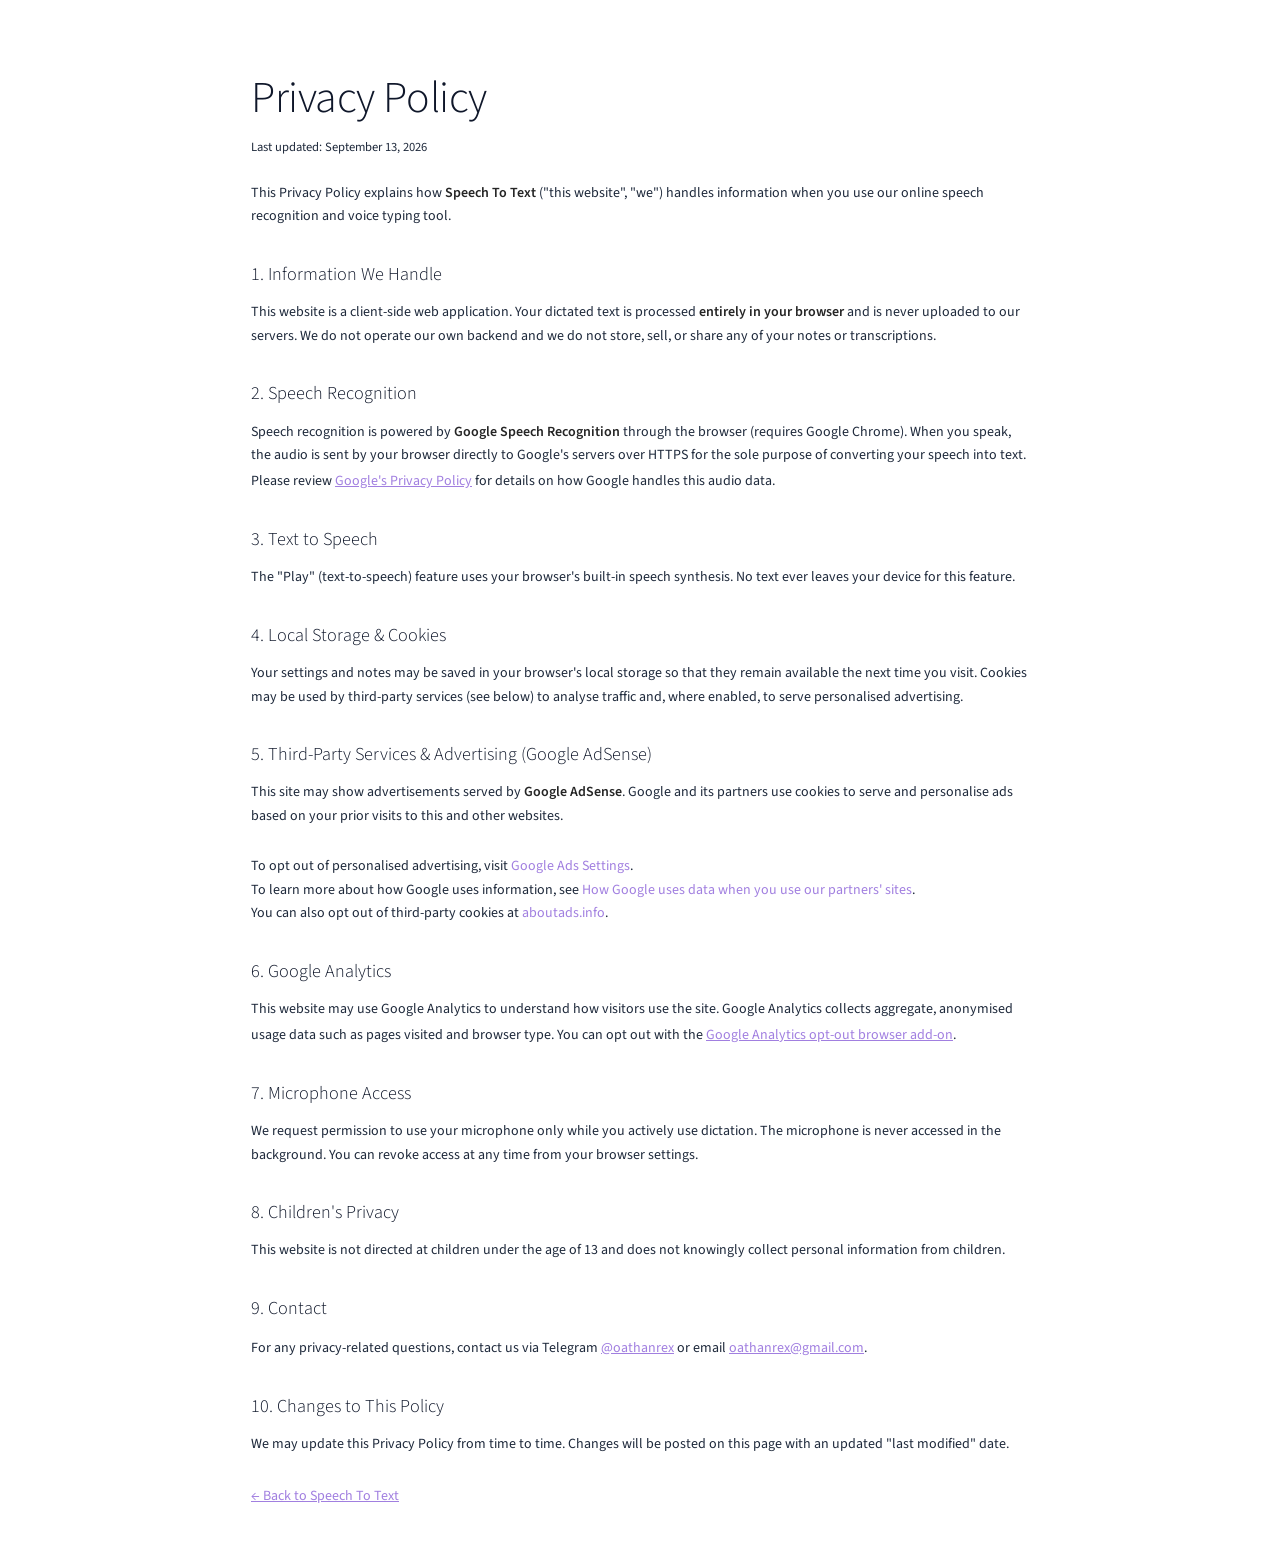
<file: privacy-policy.html>
<!DOCTYPE html>
<html lang="en">
<head>
    <title>Privacy Policy - Speech To Text</title>
    <meta name="description" content="Privacy policy for Speech To Text — online speech recognition and voice typing. Learn what data this website collects and how Google services are used.">
    <meta charset="utf-8">
    <meta name="viewport" content="width=device-width,initial-scale=1">
    <meta name="robots" content="index, follow">
    <link rel="canonical" href="privacy-policy.html">
    <link rel="stylesheet" href="css/1598275350397.css">
    <link rel="stylesheet" href="css/custom.css">
    <link href="https://fonts.googleapis.com/css?family=Source+Sans+Pro:300,400,400i,600,700" rel="stylesheet" type="text/css">
    <style>
        body { padding-top: 3em; }
        .pp-wrap { max-width: 820px; margin: 0 auto; padding: 2em 1.5em 4em; }
        .pp-wrap h1 { margin-bottom: .2em; }
        .pp-wrap h2 { margin-top: 1.8em; font-size: 1.3em; }
        .pp-wrap p, .pp-wrap li { line-height: 1.7; color: #1E293B; }
        .pp-meta { color: #64748B; font-size: .9em; }
    </style>
</head>
<body>
    <a class="skip-link" href="#main">Skip to main content</a>
    <main id="main" class="pp-wrap">
        <h1>Privacy Policy</h1>
        <p class="pp-meta">Last updated: September 13, 2026</p>

        <p>This Privacy Policy explains how <strong>Speech To Text</strong> ("this website", "we") handles information when you use our online speech recognition and voice typing tool.</p>

        <h2>1. Information We Handle</h2>
        <p>This website is a client-side web application. Your dictated text is processed <strong>entirely in your browser</strong> and is never uploaded to our servers. We do not operate our own backend and we do not store, sell, or share any of your notes or transcriptions.</p>

        <h2>2. Speech Recognition</h2>
        <p>Speech recognition is powered by <strong>Google Speech Recognition</strong> through the browser (requires Google Chrome). When you speak, the audio is sent by your browser directly to Google's servers over HTTPS for the sole purpose of converting your speech into text. Please review <a href="https://policies.google.com/privacy" target="_blank" rel="noopener noreferrer">Google's Privacy Policy</a> for details on how Google handles this audio data.</p>

        <h2>3. Text to Speech</h2>
        <p>The "Play" (text-to-speech) feature uses your browser's built-in speech synthesis. No text ever leaves your device for this feature.</p>

        <h2>4. Local Storage &amp; Cookies</h2>
        <p>Your settings and notes may be saved in your browser's local storage so that they remain available the next time you visit. Cookies may be used by third-party services (see below) to analyse traffic and, where enabled, to serve personalised advertising.</p>

        <h2>5. Third-Party Services &amp; Advertising (Google AdSense)</h2>
        <p>This site may show advertisements served by <strong>Google AdSense</strong>. Google and its partners use cookies to serve and personalise ads based on your prior visits to this and other websites.</p>
        <ul>
            <li>To opt out of personalised advertising, visit <a href="https://www.google.com/settings/ads" target="_blank" rel="noopener noreferrer">Google Ads Settings</a>.</li>
            <li>To learn more about how Google uses information, see <a href="https://policies.google.com/technologies/partner-sites" target="_blank" rel="noopener noreferrer">How Google uses data when you use our partners' sites</a>.</li>
            <li>You can also opt out of third-party cookies at <a href="https://www.aboutads.info/choices" target="_blank" rel="noopener noreferrer">aboutads.info</a>.</li>
        </ul>

        <h2>6. Google Analytics</h2>
        <p>This website may use Google Analytics to understand how visitors use the site. Google Analytics collects aggregate, anonymised usage data such as pages visited and browser type. You can opt out with the <a href="https://tools.google.com/dlpage/gaoptout" target="_blank" rel="noopener noreferrer">Google Analytics opt-out browser add-on</a>.</p>

        <h2>7. Microphone Access</h2>
        <p>We request permission to use your microphone only while you actively use dictation. The microphone is never accessed in the background. You can revoke access at any time from your browser settings.</p>

        <h2>8. Children's Privacy</h2>
        <p>This website is not directed at children under the age of 13 and does not knowingly collect personal information from children.</p>

        <h2>9. Contact</h2>
        <p>For any privacy-related questions, contact us via Telegram <a href="https://t.me/oathanrex" target="_blank" rel="noopener noreferrer">@oathanrex</a> or email <a href="mailto:oathanrex@gmail.com">oathanrex@gmail.com</a>.</p>

        <h2>10. Changes to This Policy</h2>
        <p>We may update this Privacy Policy from time to time. Changes will be posted on this page with an updated "last modified" date.</p>

        <p><a href="index.html">&larr; Back to Speech To Text</a></p>
    </main>
</body>
</html>
</file>
<file: css/1598275350397.css>
@font-face{font-family:Socicon;src:url(../fonts/socicon21b8.eot?a93r5t);src:url(../fonts/socicon21b8.eot?a93r5t#iefix) format('embedded-opentype'),url(../fonts/socicon21b8.ttf?a93r5t) format('truetype'),url(../fonts/socicon21b8.woff?a93r5t) format('woff'),url(../fonts/socicon21b8.svg?a93r5t#Socicon) format('svg');font-weight:400;font-style:normal}[class*=" socicon-"],[class^=socicon-]{font-family:Socicon!important;speak:none;font-style:normal;font-weight:400;font-variant:normal;text-transform:none;line-height:1;-webkit-font-smoothing:antialiased;-moz-osx-font-smoothing:grayscale}.socicon-gamewisp:before{content:"\e905"}.socicon-bloglovin:before{content:"\e904"}.socicon-tunein:before{content:"\e903"}.socicon-gamejolt:before{content:"\e901"}.socicon-trello:before{content:"\e902"}.socicon-spreadshirt:before{content:"\e900"}.socicon-500px:before{content:"\e000"}.socicon-8tracks:before{content:"\e001"}.socicon-airbnb:before{content:"\e002"}.socicon-alliance:before{content:"\e003"}.socicon-amazon:before{content:"\e004"}.socicon-amplement:before{content:"\e005"}.socicon-android:before{content:"\e006"}.socicon-angellist:before{content:"\e007"}.socicon-apple:before{content:"\e008"}.socicon-appnet:before{content:"\e009"}.socicon-baidu:before{content:"\e00a"}.socicon-bandcamp:before{content:"\e00b"}.socicon-battlenet:before{content:"\e00c"}.socicon-beam:before{content:"\e00d"}.socicon-bebee:before{content:"\e00e"}.socicon-bebo:before{content:"\e00f"}.socicon-behance:before{content:"\e010"}.socicon-blizzard:before{content:"\e011"}.socicon-blogger:before{content:"\e012"}.socicon-buffer:before{content:"\e013"}.socicon-chrome:before{content:"\e014"}.socicon-coderwall:before{content:"\e015"}.socicon-curse:before{content:"\e016"}.socicon-dailymotion:before{content:"\e017"}.socicon-deezer:before{content:"\e018"}.socicon-delicious:before{content:"\e019"}.socicon-deviantart:before{content:"\e01a"}.socicon-diablo:before{content:"\e01b"}.socicon-digg:before{content:"\e01c"}.socicon-discord:before{content:"\e01d"}.socicon-disqus:before{content:"\e01e"}.socicon-douban:before{content:"\e01f"}.socicon-draugiem:before{content:"\e020"}.socicon-dribbble:before{content:"\e021"}.socicon-drupal:before{content:"\e022"}.socicon-ebay:before{content:"\e023"}.socicon-ello:before{content:"\e024"}.socicon-endomodo:before{content:"\e025"}.socicon-envato:before{content:"\e026"}.socicon-etsy:before{content:"\e027"}.socicon-facebook:before{content:"\e028"}.socicon-feedburner:before{content:"\e029"}.socicon-filmweb:before{content:"\e02a"}.socicon-firefox:before{content:"\e02b"}.socicon-flattr:before{content:"\e02c"}.socicon-flickr:before{content:"\e02d"}.socicon-formulr:before{content:"\e02e"}.socicon-forrst:before{content:"\e02f"}.socicon-foursquare:before{content:"\e030"}.socicon-friendfeed:before{content:"\e031"}.socicon-github:before{content:"\e032"}.socicon-goodreads:before{content:"\e033"}.socicon-google:before{content:"\e034"}.socicon-googlescholar:before{content:"\e035"}.socicon-googlegroups:before{content:"\e036"}.socicon-googlephotos:before{content:"\e037"}.socicon-googleplus:before{content:"\e038"}.socicon-grooveshark:before{content:"\e039"}.socicon-hackerrank:before{content:"\e03a"}.socicon-hearthstone:before{content:"\e03b"}.socicon-hellocoton:before{content:"\e03c"}.socicon-heroes:before{content:"\e03d"}.socicon-hitbox:before{content:"\e03e"}.socicon-horde:before{content:"\e03f"}.socicon-houzz:before{content:"\e040"}.socicon-icq:before{content:"\e041"}.socicon-identica:before{content:"\e042"}.socicon-imdb:before{content:"\e043"}.socicon-instagram:before{content:"\e044"}.socicon-issuu:before{content:"\e045"}.socicon-istock:before{content:"\e046"}.socicon-itunes:before{content:"\e047"}.socicon-keybase:before{content:"\e048"}.socicon-lanyrd:before{content:"\e049"}.socicon-lastfm:before{content:"\e04a"}.socicon-line:before{content:"\e04b"}.socicon-linkedin:before{content:"\e04c"}.socicon-livejournal:before{content:"\e04d"}.socicon-lyft:before{content:"\e04e"}.socicon-macos:before{content:"\e04f"}.socicon-mail:before{content:"\e050"}.socicon-medium:before{content:"\e051"}.socicon-meetup:before{content:"\e052"}.socicon-mixcloud:before{content:"\e053"}.socicon-modelmayhem:before{content:"\e054"}.socicon-mumble:before{content:"\e055"}.socicon-myspace:before{content:"\e056"}.socicon-newsvine:before{content:"\e057"}.socicon-nintendo:before{content:"\e058"}.socicon-npm:before{content:"\e059"}.socicon-odnoklassniki:before{content:"\e05a"}.socicon-openid:before{content:"\e05b"}.socicon-opera:before{content:"\e05c"}.socicon-outlook:before{content:"\e05d"}.socicon-overwatch:before{content:"\e05e"}.socicon-patreon:before{content:"\e05f"}.socicon-paypal:before{content:"\e060"}.socicon-periscope:before{content:"\e061"}.socicon-persona:before{content:"\e062"}.socicon-pinterest:before{content:"\e063"}.socicon-play:before{content:"\e064"}.socicon-player:before{content:"\e065"}.socicon-playstation:before{content:"\e066"}.socicon-pocket:before{content:"\e067"}.socicon-qq:before{content:"\e068"}.socicon-quora:before{content:"\e069"}.socicon-raidcall:before{content:"\e06a"}.socicon-ravelry:before{content:"\e06b"}.socicon-reddit:before{content:"\e06c"}.socicon-renren:before{content:"\e06d"}.socicon-researchgate:before{content:"\e06e"}.socicon-residentadvisor:before{content:"\e06f"}.socicon-reverbnation:before{content:"\e070"}.socicon-rss:before{content:"\e071"}.socicon-sharethis:before{content:"\e072"}.socicon-skype:before{content:"\e073"}.socicon-slideshare:before{content:"\e074"}.socicon-smugmug:before{content:"\e075"}.socicon-snapchat:before{content:"\e076"}.socicon-songkick:before{content:"\e077"}.socicon-soundcloud:before{content:"\e078"}.socicon-spotify:before{content:"\e079"}.socicon-stackexchange:before{content:"\e07a"}.socicon-stackoverflow:before{content:"\e07b"}.socicon-starcraft:before{content:"\e07c"}.socicon-stayfriends:before{content:"\e07d"}.socicon-steam:before{content:"\e07e"}.socicon-storehouse:before{content:"\e07f"}.socicon-strava:before{content:"\e080"}.socicon-streamjar:before{content:"\e081"}.socicon-stumbleupon:before{content:"\e082"}.socicon-swarm:before{content:"\e083"}.socicon-teamspeak:before{content:"\e084"}.socicon-teamviewer:before{content:"\e085"}.socicon-technorati:before{content:"\e086"}.socicon-telegram:before{content:"\e087"}.socicon-tripadvisor:before{content:"\e088"}.socicon-tripit:before{content:"\e089"}.socicon-triplej:before{content:"\e08a"}.socicon-tumblr:before{content:"\e08b"}.socicon-twitch:before{content:"\e08c"}.socicon-twitter:before{content:"\e08d"}.socicon-uber:before{content:"\e08e"}.socicon-ventrilo:before{content:"\e08f"}.socicon-viadeo:before{content:"\e090"}.socicon-viber:before{content:"\e091"}.socicon-viewbug:before{content:"\e092"}.socicon-vimeo:before{content:"\e093"}.socicon-vine:before{content:"\e094"}.socicon-vkontakte:before{content:"\e095"}.socicon-warcraft:before{content:"\e096"}.socicon-wechat:before{content:"\e097"}.socicon-weibo:before{content:"\e098"}.socicon-whatsapp:before{content:"\e099"}.socicon-wikipedia:before{content:"\e09a"}.socicon-windows:before{content:"\e09b"}.socicon-wordpress:before{content:"\e09c"}.socicon-wykop:before{content:"\e09d"}.socicon-xbox:before{content:"\e09e"}.socicon-xing:before{content:"\e09f"}.socicon-yahoo:before{content:"\e0a0"}.socicon-yammer:before{content:"\e0a1"}.socicon-yandex:before{content:"\e0a2"}.socicon-yelp:before{content:"\e0a3"}.socicon-younow:before{content:"\e0a4"}.socicon-youtube:before{content:"\e0a5"}.socicon-zapier:before{content:"\e0a6"}.socicon-zerply:before{content:"\e0a7"}.socicon-zomato:before{content:"\e0a8"}.socicon-zynga:before{content:"\e0a9"}/*! normalize.css v3.0.2 | MIT License | git.io/normalize */html{font-family:sans-serif;-ms-text-size-adjust:100%;-webkit-text-size-adjust:100%}body{margin:0}article,aside,details,figcaption,figure,footer,header,hgroup,main,menu,nav,section,summary{display:block}audio,canvas,progress,video{display:inline-block;vertical-align:baseline}audio:not([controls]){display:none;height:0}[hidden],template{display:none}a{background-color:transparent}a:active,a:hover{outline:0}abbr[title]{border-bottom:1px dotted}b,strong{font-weight:700}dfn{font-style:italic}h1{font-size:2em;margin:.67em 0}mark{background:#ff0;color:#000}small{font-size:80%}sub,sup{font-size:75%;line-height:0;position:relative;vertical-align:baseline}sup{top:-.5em}sub{bottom:-.25em}img{border:0}svg:not(:root){overflow:hidden}figure{margin:1em 40px}hr{-moz-box-sizing:content-box;box-sizing:content-box;height:0}pre{overflow:auto}code,kbd,pre,samp{font-family:monospace,monospace;font-size:1em}button,input,optgroup,select,textarea{color:inherit;font:inherit;margin:0}button{overflow:visible}button,select{text-transform:none}button,html input[type=button],input[type=reset],input[type=submit]{-webkit-appearance:button;cursor:pointer}button[disabled],html input[disabled]{cursor:default}button::-moz-focus-inner,input::-moz-focus-inner{border:0;padding:0}input{line-height:normal}input[type=checkbox],input[type=radio]{box-sizing:border-box;padding:0}input[type=number]::-webkit-inner-spin-button,input[type=number]::-webkit-outer-spin-button{height:auto}input[type=search]{-webkit-appearance:textfield;-moz-box-sizing:content-box;-webkit-box-sizing:content-box;box-sizing:content-box}input[type=search]::-webkit-search-cancel-button,input[type=search]::-webkit-search-decoration{-webkit-appearance:none}fieldset{border:1px solid silver;margin:0 2px;padding:.35em .625em .75em}legend{border:0;padding:0}textarea{overflow:auto}optgroup{font-weight:700}table{border-collapse:collapse;border-spacing:0}td,th{padding:0}/*! Source: https://github.com/h5bp/html5-boilerplate/blob/master/src/css/main.css */@media print{*,:after,:before{background:0 0!important;color:#000!important;box-shadow:none!important;text-shadow:none!important}a,a:visited{text-decoration:underline}a[href]:after{content:" (" attr(href) ")"}abbr[title]:after{content:" (" attr(title) ")"}a[href^="#"]:after,a[href^="javascript:"]:after{content:""}blockquote,pre{border:1px solid #999;page-break-inside:avoid}thead{display:table-header-group}img,tr{page-break-inside:avoid}img{max-width:100%!important}h2,h3,p{orphans:3;widows:3}h2,h3{page-break-after:avoid}select{background:#fff!important}.navbar{display:none}.btn>.caret,.dropup>.btn>.caret{border-top-color:#000!important}.label{border:1px solid #000}.table{border-collapse:collapse!important}.table td,.table th{background-color:#fff!important}.table-bordered td,.table-bordered th{border:1px solid #ddd!important}}@font-face{font-family:'Glyphicons Halflings';src:url(../fonts/glyphicons-halflings-regular.html);src:url(../fonts/glyphicons-halflings-regulard41d.html?#iefix) format('embedded-opentype'),url(../fonts/glyphicons-halflings-regular-2.html) format('woff'),url(../fonts/glyphicons-halflings-regular-3.html) format('truetype'),url(../fonts/glyphicons-halflings-regular-4.html#glyphicons_halflingsregular) format('svg')}.glyphicon{position:relative;top:1px;display:inline-block;font-family:'Glyphicons Halflings';font-style:normal;font-weight:400;line-height:1;-webkit-font-smoothing:antialiased;-moz-osx-font-smoothing:grayscale}.glyphicon-asterisk:before{content:"\2a"}.glyphicon-plus:before{content:"\2b"}.glyphicon-eur:before,.glyphicon-euro:before{content:"\20ac"}.glyphicon-minus:before{content:"\2212"}.glyphicon-cloud:before{content:"\2601"}.glyphicon-envelope:before{content:"\2709"}.glyphicon-pencil:before{content:"\270f"}.glyphicon-glass:before{content:"\e001"}.glyphicon-music:before{content:"\e002"}.glyphicon-search:before{content:"\e003"}.glyphicon-heart:before{content:"\e005"}.glyphicon-star:before{content:"\e006"}.glyphicon-star-empty:before{content:"\e007"}.glyphicon-user:before{content:"\e008"}.glyphicon-film:before{content:"\e009"}.glyphicon-th-large:before{content:"\e010"}.glyphicon-th:before{content:"\e011"}.glyphicon-th-list:before{content:"\e012"}.glyphicon-ok:before{content:"\e013"}.glyphicon-remove:before{content:"\e014"}.glyphicon-zoom-in:before{content:"\e015"}.glyphicon-zoom-out:before{content:"\e016"}.glyphicon-off:before{content:"\e017"}.glyphicon-signal:before{content:"\e018"}.glyphicon-cog:before{content:"\e019"}.glyphicon-trash:before{content:"\e020"}.glyphicon-home:before{content:"\e021"}.glyphicon-file:before{content:"\e022"}.glyphicon-time:before{content:"\e023"}.glyphicon-road:before{content:"\e024"}.glyphicon-download-alt:before{content:"\e025"}.glyphicon-download:before{content:"\e026"}.glyphicon-upload:before{content:"\e027"}.glyphicon-inbox:before{content:"\e028"}.glyphicon-play-circle:before{content:"\e029"}.glyphicon-repeat:before{content:"\e030"}.glyphicon-refresh:before{content:"\e031"}.glyphicon-list-alt:before{content:"\e032"}.glyphicon-lock:before{content:"\e033"}.glyphicon-flag:before{content:"\e034"}.glyphicon-headphones:before{content:"\e035"}.glyphicon-volume-off:before{content:"\e036"}.glyphicon-volume-down:before{content:"\e037"}.glyphicon-volume-up:before{content:"\e038"}.glyphicon-qrcode:before{content:"\e039"}.glyphicon-barcode:before{content:"\e040"}.glyphicon-tag:before{content:"\e041"}.glyphicon-tags:before{content:"\e042"}.glyphicon-book:before{content:"\e043"}.glyphicon-bookmark:before{content:"\e044"}.glyphicon-print:before{content:"\e045"}.glyphicon-camera:before{content:"\e046"}.glyphicon-font:before{content:"\e047"}.glyphicon-bold:before{content:"\e048"}.glyphicon-italic:before{content:"\e049"}.glyphicon-text-height:before{content:"\e050"}.glyphicon-text-width:before{content:"\e051"}.glyphicon-align-left:before{content:"\e052"}.glyphicon-align-center:before{content:"\e053"}.glyphicon-align-right:before{content:"\e054"}.glyphicon-align-justify:before{content:"\e055"}.glyphicon-list:before{content:"\e056"}.glyphicon-indent-left:before{content:"\e057"}.glyphicon-indent-right:before{content:"\e058"}.glyphicon-facetime-video:before{content:"\e059"}.glyphicon-picture:before{content:"\e060"}.glyphicon-map-marker:before{content:"\e062"}.glyphicon-adjust:before{content:"\e063"}.glyphicon-tint:before{content:"\e064"}.glyphicon-edit:before{content:"\e065"}.glyphicon-share:before{content:"\e066"}.glyphicon-check:before{content:"\e067"}.glyphicon-move:before{content:"\e068"}.glyphicon-step-backward:before{content:"\e069"}.glyphicon-fast-backward:before{content:"\e070"}.glyphicon-backward:before{content:"\e071"}.glyphicon-play:before{content:"\e072"}.glyphicon-pause:before{content:"\e073"}.glyphicon-stop:before{content:"\e074"}.glyphicon-forward:before{content:"\e075"}.glyphicon-fast-forward:before{content:"\e076"}.glyphicon-step-forward:before{content:"\e077"}.glyphicon-eject:before{content:"\e078"}.glyphicon-chevron-left:before{content:"\e079"}.glyphicon-chevron-right:before{content:"\e080"}.glyphicon-plus-sign:before{content:"\e081"}.glyphicon-minus-sign:before{content:"\e082"}.glyphicon-remove-sign:before{content:"\e083"}.glyphicon-ok-sign:before{content:"\e084"}.glyphicon-question-sign:before{content:"\e085"}.glyphicon-info-sign:before{content:"\e086"}.glyphicon-screenshot:before{content:"\e087"}.glyphicon-remove-circle:before{content:"\e088"}.glyphicon-ok-circle:before{content:"\e089"}.glyphicon-ban-circle:before{content:"\e090"}.glyphicon-arrow-left:before{content:"\e091"}.glyphicon-arrow-right:before{content:"\e092"}.glyphicon-arrow-up:before{content:"\e093"}.glyphicon-arrow-down:before{content:"\e094"}.glyphicon-share-alt:before{content:"\e095"}.glyphicon-resize-full:before{content:"\e096"}.glyphicon-resize-small:before{content:"\e097"}.glyphicon-exclamation-sign:before{content:"\e101"}.glyphicon-gift:before{content:"\e102"}.glyphicon-leaf:before{content:"\e103"}.glyphicon-fire:before{content:"\e104"}.glyphicon-eye-open:before{content:"\e105"}.glyphicon-eye-close:before{content:"\e106"}.glyphicon-warning-sign:before{content:"\e107"}.glyphicon-plane:before{content:"\e108"}.glyphicon-calendar:before{content:"\e109"}.glyphicon-random:before{content:"\e110"}.glyphicon-comment:before{content:"\e111"}.glyphicon-magnet:before{content:"\e112"}.glyphicon-chevron-up:before{content:"\e113"}.glyphicon-chevron-down:before{content:"\e114"}.glyphicon-retweet:before{content:"\e115"}.glyphicon-shopping-cart:before{content:"\e116"}.glyphicon-folder-close:before{content:"\e117"}.glyphicon-folder-open:before{content:"\e118"}.glyphicon-resize-vertical:before{content:"\e119"}.glyphicon-resize-horizontal:before{content:"\e120"}.glyphicon-hdd:before{content:"\e121"}.glyphicon-bullhorn:before{content:"\e122"}.glyphicon-bell:before{content:"\e123"}.glyphicon-certificate:before{content:"\e124"}.glyphicon-thumbs-up:before{content:"\e125"}.glyphicon-thumbs-down:before{content:"\e126"}.glyphicon-hand-right:before{content:"\e127"}.glyphicon-hand-left:before{content:"\e128"}.glyphicon-hand-up:before{content:"\e129"}.glyphicon-hand-down:before{content:"\e130"}.glyphicon-circle-arrow-right:before{content:"\e131"}.glyphicon-circle-arrow-left:before{content:"\e132"}.glyphicon-circle-arrow-up:before{content:"\e133"}.glyphicon-circle-arrow-down:before{content:"\e134"}.glyphicon-globe:before{content:"\e135"}.glyphicon-wrench:before{content:"\e136"}.glyphicon-tasks:before{content:"\e137"}.glyphicon-filter:before{content:"\e138"}.glyphicon-briefcase:before{content:"\e139"}.glyphicon-fullscreen:before{content:"\e140"}.glyphicon-dashboard:before{content:"\e141"}.glyphicon-paperclip:before{content:"\e142"}.glyphicon-heart-empty:before{content:"\e143"}.glyphicon-link:before{content:"\e144"}.glyphicon-phone:before{content:"\e145"}.glyphicon-pushpin:before{content:"\e146"}.glyphicon-usd:before{content:"\e148"}.glyphicon-gbp:before{content:"\e149"}.glyphicon-sort:before{content:"\e150"}.glyphicon-sort-by-alphabet:before{content:"\e151"}.glyphicon-sort-by-alphabet-alt:before{content:"\e152"}.glyphicon-sort-by-order:before{content:"\e153"}.glyphicon-sort-by-order-alt:before{content:"\e154"}.glyphicon-sort-by-attributes:before{content:"\e155"}.glyphicon-sort-by-attributes-alt:before{content:"\e156"}.glyphicon-unchecked:before{content:"\e157"}.glyphicon-expand:before{content:"\e158"}.glyphicon-collapse-down:before{content:"\e159"}.glyphicon-collapse-up:before{content:"\e160"}.glyphicon-log-in:before{content:"\e161"}.glyphicon-flash:before{content:"\e162"}.glyphicon-log-out:before{content:"\e163"}.glyphicon-new-window:before{content:"\e164"}.glyphicon-record:before{content:"\e165"}.glyphicon-save:before{content:"\e166"}.glyphicon-open:before{content:"\e167"}.glyphicon-saved:before{content:"\e168"}.glyphicon-import:before{content:"\e169"}.glyphicon-export:before{content:"\e170"}.glyphicon-send:before{content:"\e171"}.glyphicon-floppy-disk:before{content:"\e172"}.glyphicon-floppy-saved:before{content:"\e173"}.glyphicon-floppy-remove:before{content:"\e174"}.glyphicon-floppy-save:before{content:"\e175"}.glyphicon-floppy-open:before{content:"\e176"}.glyphicon-credit-card:before{content:"\e177"}.glyphicon-transfer:before{content:"\e178"}.glyphicon-cutlery:before{content:"\e179"}.glyphicon-header:before{content:"\e180"}.glyphicon-compressed:before{content:"\e181"}.glyphicon-earphone:before{content:"\e182"}.glyphicon-phone-alt:before{content:"\e183"}.glyphicon-tower:before{content:"\e184"}.glyphicon-stats:before{content:"\e185"}.glyphicon-sd-video:before{content:"\e186"}.glyphicon-hd-video:before{content:"\e187"}.glyphicon-subtitles:before{content:"\e188"}.glyphicon-sound-stereo:before{content:"\e189"}.glyphicon-sound-dolby:before{content:"\e190"}.glyphicon-sound-5-1:before{content:"\e191"}.glyphicon-sound-6-1:before{content:"\e192"}.glyphicon-sound-7-1:before{content:"\e193"}.glyphicon-copyright-mark:before{content:"\e194"}.glyphicon-registration-mark:before{content:"\e195"}.glyphicon-cloud-download:before{content:"\e197"}.glyphicon-cloud-upload:before{content:"\e198"}.glyphicon-tree-conifer:before{content:"\e199"}.glyphicon-tree-deciduous:before{content:"\e200"}*{-webkit-box-sizing:border-box;-moz-box-sizing:border-box;box-sizing:border-box}:after,:before{-webkit-box-sizing:border-box;-moz-box-sizing:border-box;box-sizing:border-box}html{font-size:10px;-webkit-tap-highlight-color:transparent}body{font-family:"Helvetica Neue",Helvetica,Arial,sans-serif;font-size:14px;line-height:1.42857143;color:#333;background-color:#fff}button,input,select,textarea{font-family:inherit;font-size:inherit;line-height:inherit}a{color:#337ab7;text-decoration:none}a:focus,a:hover{color:#23527c;text-decoration:underline}a:focus{outline:thin dotted;outline:5px auto -webkit-focus-ring-color;outline-offset:-2px}figure{margin:0}img{vertical-align:middle}.img-responsive{display:block;max-width:100%;height:auto}.img-rounded{border-radius:6px}.img-thumbnail{padding:4px;line-height:1.42857143;background-color:#fff;border:1px solid #ddd;border-radius:4px;-webkit-transition:all .2s ease-in-out;-o-transition:all .2s ease-in-out;transition:all .2s ease-in-out;display:inline-block;max-width:100%;height:auto}.img-circle{border-radius:50%}hr{margin-top:20px;margin-bottom:20px;border:0;border-top:1px solid #eee}.sr-only{position:absolute;width:1px;height:1px;margin:-1px;padding:0;overflow:hidden;clip:rect(0,0,0,0);border:0}.sr-only-focusable:active,.sr-only-focusable:focus{position:static;width:auto;height:auto;margin:0;overflow:visible;clip:auto}.h1,.h2,.h3,.h4,.h5,.h6,h1,h2,h3,h4,h5,h6{font-family:inherit;font-weight:500;line-height:1.1;color:inherit}.h1 .small,.h1 small,.h2 .small,.h2 small,.h3 .small,.h3 small,.h4 .small,.h4 small,.h5 .small,.h5 small,.h6 .small,.h6 small,h1 .small,h1 small,h2 .small,h2 small,h3 .small,h3 small,h4 .small,h4 small,h5 .small,h5 small,h6 .small,h6 small{font-weight:400;line-height:1;color:#777}.h1,.h2,.h3,h1,h2,h3{margin-top:20px;margin-bottom:10px}.h1 .small,.h1 small,.h2 .small,.h2 small,.h3 .small,.h3 small,h1 .small,h1 small,h2 .small,h2 small,h3 .small,h3 small{font-size:65%}.h4,.h5,.h6,h4,h5,h6{margin-top:10px;margin-bottom:10px}.h4 .small,.h4 small,.h5 .small,.h5 small,.h6 .small,.h6 small,h4 .small,h4 small,h5 .small,h5 small,h6 .small,h6 small{font-size:75%}.h1,h1{font-size:36px}.h2,h2{font-size:30px}.h3,h3{font-size:24px}.h4,h4{font-size:18px}.h5,h5{font-size:14px}.h6,h6{font-size:12px}p{margin:0 0 10px}.lead{margin-bottom:20px;font-size:16px;font-weight:300;line-height:1.4}@media (min-width:768px){.lead{font-size:21px}}.small,small{font-size:85%}.mark,mark{background-color:#fcf8e3;padding:.2em}.text-left{text-align:left}.text-right{text-align:right}.text-center{text-align:center}.text-justify{text-align:justify}.text-nowrap{white-space:nowrap}.text-lowercase{text-transform:lowercase}.text-uppercase{text-transform:uppercase}.text-capitalize{text-transform:capitalize}.text-muted{color:#777}.text-primary{color:#337ab7}a.text-primary:hover{color:#286090}.text-success{color:#3c763d}a.text-success:hover{color:#2b542c}.text-info{color:#31708f}a.text-info:hover{color:#245269}.text-warning{color:#8a6d3b}a.text-warning:hover{color:#66512c}.text-danger{color:#a94442}a.text-danger:hover{color:#843534}.bg-primary{color:#fff;background-color:#337ab7}a.bg-primary:hover{background-color:#286090}.bg-success{background-color:#dff0d8}a.bg-success:hover{background-color:#c1e2b3}.bg-info{background-color:#d9edf7}a.bg-info:hover{background-color:#afd9ee}.bg-warning{background-color:#fcf8e3}a.bg-warning:hover{background-color:#f7ecb5}.bg-danger{background-color:#f2dede}a.bg-danger:hover{background-color:#e4b9b9}.page-header{padding-bottom:9px;margin:40px 0 20px;border-bottom:1px solid #eee}ol,ul{margin-top:0;margin-bottom:10px}ol ol,ol ul,ul ol,ul ul{margin-bottom:0}.list-unstyled{padding-left:0;list-style:none}.list-inline{padding-left:0;list-style:none;margin-left:-5px}.list-inline>li{display:inline-block;padding-left:5px;padding-right:5px}dl{margin-top:0;margin-bottom:20px}dd,dt{line-height:1.42857143}dt{font-weight:700}dd{margin-left:0}@media (min-width:768px){.dl-horizontal dt{float:left;width:160px;clear:left;text-align:right;overflow:hidden;text-overflow:ellipsis;white-space:nowrap}.dl-horizontal dd{margin-left:180px}}abbr[data-original-title],abbr[title]{cursor:help;border-bottom:1px dotted #777}.initialism{font-size:90%;text-transform:uppercase}blockquote{padding:10px 20px;margin:0 0 20px;font-size:17.5px;border-left:5px solid #eee}blockquote ol:last-child,blockquote p:last-child,blockquote ul:last-child{margin-bottom:0}blockquote .small,blockquote footer,blockquote small{display:block;font-size:80%;line-height:1.42857143;color:#777}blockquote .small:before,blockquote footer:before,blockquote small:before{content:'\2014 \00A0'}.blockquote-reverse,blockquote.pull-right{padding-right:15px;padding-left:0;border-right:5px solid #eee;border-left:0;text-align:right}.blockquote-reverse .small:before,.blockquote-reverse footer:before,.blockquote-reverse small:before,blockquote.pull-right .small:before,blockquote.pull-right footer:before,blockquote.pull-right small:before{content:''}.blockquote-reverse .small:after,.blockquote-reverse footer:after,.blockquote-reverse small:after,blockquote.pull-right .small:after,blockquote.pull-right footer:after,blockquote.pull-right small:after{content:'\00A0 \2014'}address{margin-bottom:20px;font-style:normal;line-height:1.42857143}code,kbd,pre,samp{font-family:Menlo,Monaco,Consolas,"Courier New",monospace}code{padding:2px 4px;font-size:90%;color:#c7254e;background-color:#f9f2f4;border-radius:4px}kbd{padding:2px 4px;font-size:90%;color:#fff;background-color:#333;border-radius:3px;box-shadow:inset 0 -1px 0 rgba(0,0,0,.25)}kbd kbd{padding:0;font-size:100%;font-weight:700;box-shadow:none}pre{display:block;padding:9.5px;margin:0 0 10px;font-size:13px;line-height:1.42857143;word-break:break-all;word-wrap:break-word;color:#333;background-color:#f5f5f5;border:1px solid #ccc;border-radius:4px}pre code{padding:0;font-size:inherit;color:inherit;white-space:pre-wrap;background-color:transparent;border-radius:0}.pre-scrollable{max-height:340px;overflow-y:scroll}.container{margin-right:auto;margin-left:auto;padding-left:15px;padding-right:15px}@media (min-width:768px){.container{width:750px}}@media (min-width:992px){.container{width:970px}}@media (min-width:1200px){.container{width:1170px}}.container-fluid{margin-right:auto;margin-left:auto;padding-left:15px;padding-right:15px}.row{margin-left:-15px;margin-right:-15px}.col-lg-1,.col-lg-10,.col-lg-11,.col-lg-12,.col-lg-2,.col-lg-3,.col-lg-4,.col-lg-5,.col-lg-6,.col-lg-7,.col-lg-8,.col-lg-9,.col-md-1,.col-md-10,.col-md-11,.col-md-12,.col-md-2,.col-md-3,.col-md-4,.col-md-5,.col-md-6,.col-md-7,.col-md-8,.col-md-9,.col-sm-1,.col-sm-10,.col-sm-11,.col-sm-12,.col-sm-2,.col-sm-3,.col-sm-4,.col-sm-5,.col-sm-6,.col-sm-7,.col-sm-8,.col-sm-9,.col-xs-1,.col-xs-10,.col-xs-11,.col-xs-12,.col-xs-2,.col-xs-3,.col-xs-4,.col-xs-5,.col-xs-6,.col-xs-7,.col-xs-8,.col-xs-9{position:relative;min-height:1px;padding-left:15px;padding-right:15px}.col-xs-1,.col-xs-10,.col-xs-11,.col-xs-12,.col-xs-2,.col-xs-3,.col-xs-4,.col-xs-5,.col-xs-6,.col-xs-7,.col-xs-8,.col-xs-9{float:left}.col-xs-12{width:100%}.col-xs-11{width:91.66666667%}.col-xs-10{width:83.33333333%}.col-xs-9{width:75%}.col-xs-8{width:66.66666667%}.col-xs-7{width:58.33333333%}.col-xs-6{width:50%}.col-xs-5{width:41.66666667%}.col-xs-4{width:33.33333333%}.col-xs-3{width:25%}.col-xs-2{width:16.66666667%}.col-xs-1{width:8.33333333%}.col-xs-pull-12{right:100%}.col-xs-pull-11{right:91.66666667%}.col-xs-pull-10{right:83.33333333%}.col-xs-pull-9{right:75%}.col-xs-pull-8{right:66.66666667%}.col-xs-pull-7{right:58.33333333%}.col-xs-pull-6{right:50%}.col-xs-pull-5{right:41.66666667%}.col-xs-pull-4{right:33.33333333%}.col-xs-pull-3{right:25%}.col-xs-pull-2{right:16.66666667%}.col-xs-pull-1{right:8.33333333%}.col-xs-pull-0{right:auto}.col-xs-push-12{left:100%}.col-xs-push-11{left:91.66666667%}.col-xs-push-10{left:83.33333333%}.col-xs-push-9{left:75%}.col-xs-push-8{left:66.66666667%}.col-xs-push-7{left:58.33333333%}.col-xs-push-6{left:50%}.col-xs-push-5{left:41.66666667%}.col-xs-push-4{left:33.33333333%}.col-xs-push-3{left:25%}.col-xs-push-2{left:16.66666667%}.col-xs-push-1{left:8.33333333%}.col-xs-push-0{left:auto}.col-xs-offset-12{margin-left:100%}.col-xs-offset-11{margin-left:91.66666667%}.col-xs-offset-10{margin-left:83.33333333%}.col-xs-offset-9{margin-left:75%}.col-xs-offset-8{margin-left:66.66666667%}.col-xs-offset-7{margin-left:58.33333333%}.col-xs-offset-6{margin-left:50%}.col-xs-offset-5{margin-left:41.66666667%}.col-xs-offset-4{margin-left:33.33333333%}.col-xs-offset-3{margin-left:25%}.col-xs-offset-2{margin-left:16.66666667%}.col-xs-offset-1{margin-left:8.33333333%}.col-xs-offset-0{margin-left:0}@media (min-width:768px){.col-sm-1,.col-sm-10,.col-sm-11,.col-sm-12,.col-sm-2,.col-sm-3,.col-sm-4,.col-sm-5,.col-sm-6,.col-sm-7,.col-sm-8,.col-sm-9{float:left}.col-sm-12{width:100%}.col-sm-11{width:91.66666667%}.col-sm-10{width:83.33333333%}.col-sm-9{width:75%}.col-sm-8{width:66.66666667%}.col-sm-7{width:58.33333333%}.col-sm-6{width:50%}.col-sm-5{width:41.66666667%}.col-sm-4{width:33.33333333%}.col-sm-3{width:25%}.col-sm-2{width:16.66666667%}.col-sm-1{width:8.33333333%}.col-sm-pull-12{right:100%}.col-sm-pull-11{right:91.66666667%}.col-sm-pull-10{right:83.33333333%}.col-sm-pull-9{right:75%}.col-sm-pull-8{right:66.66666667%}.col-sm-pull-7{right:58.33333333%}.col-sm-pull-6{right:50%}.col-sm-pull-5{right:41.66666667%}.col-sm-pull-4{right:33.33333333%}.col-sm-pull-3{right:25%}.col-sm-pull-2{right:16.66666667%}.col-sm-pull-1{right:8.33333333%}.col-sm-pull-0{right:auto}.col-sm-push-12{left:100%}.col-sm-push-11{left:91.66666667%}.col-sm-push-10{left:83.33333333%}.col-sm-push-9{left:75%}.col-sm-push-8{left:66.66666667%}.col-sm-push-7{left:58.33333333%}.col-sm-push-6{left:50%}.col-sm-push-5{left:41.66666667%}.col-sm-push-4{left:33.33333333%}.col-sm-push-3{left:25%}.col-sm-push-2{left:16.66666667%}.col-sm-push-1{left:8.33333333%}.col-sm-push-0{left:auto}.col-sm-offset-12{margin-left:100%}.col-sm-offset-11{margin-left:91.66666667%}.col-sm-offset-10{margin-left:83.33333333%}.col-sm-offset-9{margin-left:75%}.col-sm-offset-8{margin-left:66.66666667%}.col-sm-offset-7{margin-left:58.33333333%}.col-sm-offset-6{margin-left:50%}.col-sm-offset-5{margin-left:41.66666667%}.col-sm-offset-4{margin-left:33.33333333%}.col-sm-offset-3{margin-left:25%}.col-sm-offset-2{margin-left:16.66666667%}.col-sm-offset-1{margin-left:8.33333333%}.col-sm-offset-0{margin-left:0}}@media (min-width:992px){.col-md-1,.col-md-10,.col-md-11,.col-md-12,.col-md-2,.col-md-3,.col-md-4,.col-md-5,.col-md-6,.col-md-7,.col-md-8,.col-md-9{float:left}.col-md-12{width:100%}.col-md-11{width:91.66666667%}.col-md-10{width:83.33333333%}.col-md-9{width:75%}.col-md-8{width:66.66666667%}.col-md-7{width:58.33333333%}.col-md-6{width:50%}.col-md-5{width:41.66666667%}.col-md-4{width:33.33333333%}.col-md-3{width:25%}.col-md-2{width:16.66666667%}.col-md-1{width:8.33333333%}.col-md-pull-12{right:100%}.col-md-pull-11{right:91.66666667%}.col-md-pull-10{right:83.33333333%}.col-md-pull-9{right:75%}.col-md-pull-8{right:66.66666667%}.col-md-pull-7{right:58.33333333%}.col-md-pull-6{right:50%}.col-md-pull-5{right:41.66666667%}.col-md-pull-4{right:33.33333333%}.col-md-pull-3{right:25%}.col-md-pull-2{right:16.66666667%}.col-md-pull-1{right:8.33333333%}.col-md-pull-0{right:auto}.col-md-push-12{left:100%}.col-md-push-11{left:91.66666667%}.col-md-push-10{left:83.33333333%}.col-md-push-9{left:75%}.col-md-push-8{left:66.66666667%}.col-md-push-7{left:58.33333333%}.col-md-push-6{left:50%}.col-md-push-5{left:41.66666667%}.col-md-push-4{left:33.33333333%}.col-md-push-3{left:25%}.col-md-push-2{left:16.66666667%}.col-md-push-1{left:8.33333333%}.col-md-push-0{left:auto}.col-md-offset-12{margin-left:100%}.col-md-offset-11{margin-left:91.66666667%}.col-md-offset-10{margin-left:83.33333333%}.col-md-offset-9{margin-left:75%}.col-md-offset-8{margin-left:66.66666667%}.col-md-offset-7{margin-left:58.33333333%}.col-md-offset-6{margin-left:50%}.col-md-offset-5{margin-left:41.66666667%}.col-md-offset-4{margin-left:33.33333333%}.col-md-offset-3{margin-left:25%}.col-md-offset-2{margin-left:16.66666667%}.col-md-offset-1{margin-left:8.33333333%}.col-md-offset-0{margin-left:0}}@media (min-width:1200px){.col-lg-1,.col-lg-10,.col-lg-11,.col-lg-12,.col-lg-2,.col-lg-3,.col-lg-4,.col-lg-5,.col-lg-6,.col-lg-7,.col-lg-8,.col-lg-9{float:left}.col-lg-12{width:100%}.col-lg-11{width:91.66666667%}.col-lg-10{width:83.33333333%}.col-lg-9{width:75%}.col-lg-8{width:66.66666667%}.col-lg-7{width:58.33333333%}.col-lg-6{width:50%}.col-lg-5{width:41.66666667%}.col-lg-4{width:33.33333333%}.col-lg-3{width:25%}.col-lg-2{width:16.66666667%}.col-lg-1{width:8.33333333%}.col-lg-pull-12{right:100%}.col-lg-pull-11{right:91.66666667%}.col-lg-pull-10{right:83.33333333%}.col-lg-pull-9{right:75%}.col-lg-pull-8{right:66.66666667%}.col-lg-pull-7{right:58.33333333%}.col-lg-pull-6{right:50%}.col-lg-pull-5{right:41.66666667%}.col-lg-pull-4{right:33.33333333%}.col-lg-pull-3{right:25%}.col-lg-pull-2{right:16.66666667%}.col-lg-pull-1{right:8.33333333%}.col-lg-pull-0{right:auto}.col-lg-push-12{left:100%}.col-lg-push-11{left:91.66666667%}.col-lg-push-10{left:83.33333333%}.col-lg-push-9{left:75%}.col-lg-push-8{left:66.66666667%}.col-lg-push-7{left:58.33333333%}.col-lg-push-6{left:50%}.col-lg-push-5{left:41.66666667%}.col-lg-push-4{left:33.33333333%}.col-lg-push-3{left:25%}.col-lg-push-2{left:16.66666667%}.col-lg-push-1{left:8.33333333%}.col-lg-push-0{left:auto}.col-lg-offset-12{margin-left:100%}.col-lg-offset-11{margin-left:91.66666667%}.col-lg-offset-10{margin-left:83.33333333%}.col-lg-offset-9{margin-left:75%}.col-lg-offset-8{margin-left:66.66666667%}.col-lg-offset-7{margin-left:58.33333333%}.col-lg-offset-6{margin-left:50%}.col-lg-offset-5{margin-left:41.66666667%}.col-lg-offset-4{margin-left:33.33333333%}.col-lg-offset-3{margin-left:25%}.col-lg-offset-2{margin-left:16.66666667%}.col-lg-offset-1{margin-left:8.33333333%}.col-lg-offset-0{margin-left:0}}table{background-color:transparent}caption{padding-top:8px;padding-bottom:8px;color:#777;text-align:left}th{text-align:left}.table{width:100%;max-width:100%;margin-bottom:20px}.table>tbody>tr>td,.table>tbody>tr>th,.table>tfoot>tr>td,.table>tfoot>tr>th,.table>thead>tr>td,.table>thead>tr>th{padding:8px;line-height:1.42857143;vertical-align:top;border-top:1px solid #ddd}.table>thead>tr>th{vertical-align:bottom;border-bottom:2px solid #ddd}.table>caption+thead>tr:first-child>td,.table>caption+thead>tr:first-child>th,.table>colgroup+thead>tr:first-child>td,.table>colgroup+thead>tr:first-child>th,.table>thead:first-child>tr:first-child>td,.table>thead:first-child>tr:first-child>th{border-top:0}.table>tbody+tbody{border-top:2px solid #ddd}.table .table{background-color:#fff}.table-condensed>tbody>tr>td,.table-condensed>tbody>tr>th,.table-condensed>tfoot>tr>td,.table-condensed>tfoot>tr>th,.table-condensed>thead>tr>td,.table-condensed>thead>tr>th{padding:5px}.table-bordered{border:1px solid #ddd}.table-bordered>tbody>tr>td,.table-bordered>tbody>tr>th,.table-bordered>tfoot>tr>td,.table-bordered>tfoot>tr>th,.table-bordered>thead>tr>td,.table-bordered>thead>tr>th{border:1px solid #ddd}.table-bordered>thead>tr>td,.table-bordered>thead>tr>th{border-bottom-width:2px}.table-striped>tbody>tr:nth-child(odd){background-color:#f9f9f9}.table-hover>tbody>tr:hover{background-color:#f5f5f5}table col[class*=col-]{position:static;float:none;display:table-column}table td[class*=col-],table th[class*=col-]{position:static;float:none;display:table-cell}.table>tbody>tr.active>td,.table>tbody>tr.active>th,.table>tbody>tr>td.active,.table>tbody>tr>th.active,.table>tfoot>tr.active>td,.table>tfoot>tr.active>th,.table>tfoot>tr>td.active,.table>tfoot>tr>th.active,.table>thead>tr.active>td,.table>thead>tr.active>th,.table>thead>tr>td.active,.table>thead>tr>th.active{background-color:#f5f5f5}.table-hover>tbody>tr.active:hover>td,.table-hover>tbody>tr.active:hover>th,.table-hover>tbody>tr:hover>.active,.table-hover>tbody>tr>td.active:hover,.table-hover>tbody>tr>th.active:hover{background-color:#e8e8e8}.table>tbody>tr.success>td,.table>tbody>tr.success>th,.table>tbody>tr>td.success,.table>tbody>tr>th.success,.table>tfoot>tr.success>td,.table>tfoot>tr.success>th,.table>tfoot>tr>td.success,.table>tfoot>tr>th.success,.table>thead>tr.success>td,.table>thead>tr.success>th,.table>thead>tr>td.success,.table>thead>tr>th.success{background-color:#dff0d8}.table-hover>tbody>tr.success:hover>td,.table-hover>tbody>tr.success:hover>th,.table-hover>tbody>tr:hover>.success,.table-hover>tbody>tr>td.success:hover,.table-hover>tbody>tr>th.success:hover{background-color:#d0e9c6}.table>tbody>tr.info>td,.table>tbody>tr.info>th,.table>tbody>tr>td.info,.table>tbody>tr>th.info,.table>tfoot>tr.info>td,.table>tfoot>tr.info>th,.table>tfoot>tr>td.info,.table>tfoot>tr>th.info,.table>thead>tr.info>td,.table>thead>tr.info>th,.table>thead>tr>td.info,.table>thead>tr>th.info{background-color:#d9edf7}.table-hover>tbody>tr.info:hover>td,.table-hover>tbody>tr.info:hover>th,.table-hover>tbody>tr:hover>.info,.table-hover>tbody>tr>td.info:hover,.table-hover>tbody>tr>th.info:hover{background-color:#c4e3f3}.table>tbody>tr.warning>td,.table>tbody>tr.warning>th,.table>tbody>tr>td.warning,.table>tbody>tr>th.warning,.table>tfoot>tr.warning>td,.table>tfoot>tr.warning>th,.table>tfoot>tr>td.warning,.table>tfoot>tr>th.warning,.table>thead>tr.warning>td,.table>thead>tr.warning>th,.table>thead>tr>td.warning,.table>thead>tr>th.warning{background-color:#fcf8e3}.table-hover>tbody>tr.warning:hover>td,.table-hover>tbody>tr.warning:hover>th,.table-hover>tbody>tr:hover>.warning,.table-hover>tbody>tr>td.warning:hover,.table-hover>tbody>tr>th.warning:hover{background-color:#faf2cc}.table>tbody>tr.danger>td,.table>tbody>tr.danger>th,.table>tbody>tr>td.danger,.table>tbody>tr>th.danger,.table>tfoot>tr.danger>td,.table>tfoot>tr.danger>th,.table>tfoot>tr>td.danger,.table>tfoot>tr>th.danger,.table>thead>tr.danger>td,.table>thead>tr.danger>th,.table>thead>tr>td.danger,.table>thead>tr>th.danger{background-color:#f2dede}.table-hover>tbody>tr.danger:hover>td,.table-hover>tbody>tr.danger:hover>th,.table-hover>tbody>tr:hover>.danger,.table-hover>tbody>tr>td.danger:hover,.table-hover>tbody>tr>th.danger:hover{background-color:#ebcccc}.table-responsive{overflow-x:auto;min-height:.01%}@media screen and (max-width:767px){.table-responsive{width:100%;margin-bottom:15px;overflow-y:hidden;-ms-overflow-style:-ms-autohiding-scrollbar;border:1px solid #ddd}.table-responsive>.table{margin-bottom:0}.table-responsive>.table>tbody>tr>td,.table-responsive>.table>tbody>tr>th,.table-responsive>.table>tfoot>tr>td,.table-responsive>.table>tfoot>tr>th,.table-responsive>.table>thead>tr>td,.table-responsive>.table>thead>tr>th{white-space:nowrap}.table-responsive>.table-bordered{border:0}.table-responsive>.table-bordered>tbody>tr>td:first-child,.table-responsive>.table-bordered>tbody>tr>th:first-child,.table-responsive>.table-bordered>tfoot>tr>td:first-child,.table-responsive>.table-bordered>tfoot>tr>th:first-child,.table-responsive>.table-bordered>thead>tr>td:first-child,.table-responsive>.table-bordered>thead>tr>th:first-child{border-left:0}.table-responsive>.table-bordered>tbody>tr>td:last-child,.table-responsive>.table-bordered>tbody>tr>th:last-child,.table-responsive>.table-bordered>tfoot>tr>td:last-child,.table-responsive>.table-bordered>tfoot>tr>th:last-child,.table-responsive>.table-bordered>thead>tr>td:last-child,.table-responsive>.table-bordered>thead>tr>th:last-child{border-right:0}.table-responsive>.table-bordered>tbody>tr:last-child>td,.table-responsive>.table-bordered>tbody>tr:last-child>th,.table-responsive>.table-bordered>tfoot>tr:last-child>td,.table-responsive>.table-bordered>tfoot>tr:last-child>th{border-bottom:0}}fieldset{padding:0;margin:0;border:0;min-width:0}legend{display:block;width:100%;padding:0;margin-bottom:20px;font-size:21px;line-height:inherit;color:#333;border:0;border-bottom:1px solid #e5e5e5}label{display:inline-block;max-width:100%;margin-bottom:5px;font-weight:700}input[type=search]{-webkit-box-sizing:border-box;-moz-box-sizing:border-box;box-sizing:border-box}input[type=checkbox],input[type=radio]{margin:4px 0 0;line-height:normal}input[type=file]{display:block}input[type=range]{display:block;width:100%}select[multiple],select[size]{height:auto}input[type=checkbox]:focus,input[type=file]:focus,input[type=radio]:focus{outline:thin dotted;outline:5px auto -webkit-focus-ring-color;outline-offset:-2px}output{display:block;padding-top:7px;font-size:14px;line-height:1.42857143;color:#555}.form-control{display:block;width:100%;height:34px;padding:6px 12px;font-size:14px;line-height:1.42857143;color:#555;background-color:#fff;background-image:none;border:1px solid #ccc;border-radius:4px;-webkit-box-shadow:inset 0 1px 1px rgba(0,0,0,.075);box-shadow:inset 0 1px 1px rgba(0,0,0,.075);-webkit-transition:border-color ease-in-out .15s,box-shadow ease-in-out .15s;-o-transition:border-color ease-in-out .15s,box-shadow ease-in-out .15s;transition:border-color ease-in-out .15s,box-shadow ease-in-out .15s}.form-control:focus{border-color:#66afe9;outline:0;-webkit-box-shadow:inset 0 1px 1px rgba(0,0,0,.075),0 0 8px rgba(102,175,233,.6);box-shadow:inset 0 1px 1px rgba(0,0,0,.075),0 0 8px rgba(102,175,233,.6)}.form-control::-moz-placeholder{color:#999;opacity:1}.form-control:-ms-input-placeholder{color:#999}.form-control::-webkit-input-placeholder{color:#999}.form-control[disabled],.form-control[readonly],fieldset[disabled] .form-control{cursor:not-allowed;background-color:#eee;opacity:1}textarea.form-control{height:auto}input[type=search]{-webkit-appearance:none}@media screen and (-webkit-min-device-pixel-ratio:0){input[type=date],input[type=datetime-local],input[type=month],input[type=time]{line-height:34px}input[type=date].input-sm,input[type=datetime-local].input-sm,input[type=month].input-sm,input[type=time].input-sm{line-height:30px}input[type=date].input-lg,input[type=datetime-local].input-lg,input[type=month].input-lg,input[type=time].input-lg{line-height:46px}}.form-group{margin-bottom:15px}.checkbox,.radio{position:relative;display:block;margin-top:10px;margin-bottom:10px}.checkbox label,.radio label{min-height:20px;padding-left:20px;margin-bottom:0;font-weight:400;cursor:pointer}.checkbox input[type=checkbox],.checkbox-inline input[type=checkbox],.radio input[type=radio],.radio-inline input[type=radio]{position:absolute;margin-left:-20px}.checkbox+.checkbox,.radio+.radio{margin-top:-5px}.checkbox-inline,.radio-inline{display:inline-block;padding-left:20px;margin-bottom:0;vertical-align:middle;font-weight:400;cursor:pointer}.checkbox-inline+.checkbox-inline,.radio-inline+.radio-inline{margin-top:0;margin-left:10px}fieldset[disabled] input[type=checkbox],fieldset[disabled] input[type=radio],input[type=checkbox].disabled,input[type=checkbox][disabled],input[type=radio].disabled,input[type=radio][disabled]{cursor:not-allowed}.checkbox-inline.disabled,.radio-inline.disabled,fieldset[disabled] .checkbox-inline,fieldset[disabled] .radio-inline{cursor:not-allowed}.checkbox.disabled label,.radio.disabled label,fieldset[disabled] .checkbox label,fieldset[disabled] .radio label{cursor:not-allowed}.form-control-static{padding-top:7px;padding-bottom:7px;margin-bottom:0}.form-control-static.input-lg,.form-control-static.input-sm{padding-left:0;padding-right:0}.form-group-sm .form-control,.input-sm{height:30px;padding:5px 10px;font-size:12px;line-height:1.5;border-radius:3px}select.form-group-sm .form-control,select.input-sm{height:30px;line-height:30px}select[multiple].form-group-sm .form-control,select[multiple].input-sm,textarea.form-group-sm .form-control,textarea.input-sm{height:auto}.form-group-lg .form-control,.input-lg{height:46px;padding:10px 16px;font-size:18px;line-height:1.33;border-radius:6px}select.form-group-lg .form-control,select.input-lg{height:46px;line-height:46px}select[multiple].form-group-lg .form-control,select[multiple].input-lg,textarea.form-group-lg .form-control,textarea.input-lg{height:auto}.has-feedback{position:relative}.has-feedback .form-control{padding-right:42.5px}.form-control-feedback{position:absolute;top:0;right:0;z-index:2;display:block;width:34px;height:34px;line-height:34px;text-align:center;pointer-events:none}.input-lg+.form-control-feedback{width:46px;height:46px;line-height:46px}.input-sm+.form-control-feedback{width:30px;height:30px;line-height:30px}.has-success .checkbox,.has-success .checkbox-inline,.has-success .control-label,.has-success .help-block,.has-success .radio,.has-success .radio-inline,.has-success.checkbox label,.has-success.checkbox-inline label,.has-success.radio label,.has-success.radio-inline label{color:#3c763d}.has-success .form-control{border-color:#3c763d;-webkit-box-shadow:inset 0 1px 1px rgba(0,0,0,.075);box-shadow:inset 0 1px 1px rgba(0,0,0,.075)}.has-success .form-control:focus{border-color:#2b542c;-webkit-box-shadow:inset 0 1px 1px rgba(0,0,0,.075),0 0 6px #67b168;box-shadow:inset 0 1px 1px rgba(0,0,0,.075),0 0 6px #67b168}.has-success .input-group-addon{color:#3c763d;border-color:#3c763d;background-color:#dff0d8}.has-success .form-control-feedback{color:#3c763d}.has-warning .checkbox,.has-warning .checkbox-inline,.has-warning .control-label,.has-warning .help-block,.has-warning .radio,.has-warning .radio-inline,.has-warning.checkbox label,.has-warning.checkbox-inline label,.has-warning.radio label,.has-warning.radio-inline label{color:#8a6d3b}.has-warning .form-control{border-color:#8a6d3b;-webkit-box-shadow:inset 0 1px 1px rgba(0,0,0,.075);box-shadow:inset 0 1px 1px rgba(0,0,0,.075)}.has-warning .form-control:focus{border-color:#66512c;-webkit-box-shadow:inset 0 1px 1px rgba(0,0,0,.075),0 0 6px #c0a16b;box-shadow:inset 0 1px 1px rgba(0,0,0,.075),0 0 6px #c0a16b}.has-warning .input-group-addon{color:#8a6d3b;border-color:#8a6d3b;background-color:#fcf8e3}.has-warning .form-control-feedback{color:#8a6d3b}.has-error .checkbox,.has-error .checkbox-inline,.has-error .control-label,.has-error .help-block,.has-error .radio,.has-error .radio-inline,.has-error.checkbox label,.has-error.checkbox-inline label,.has-error.radio label,.has-error.radio-inline label{color:#a94442}.has-error .form-control{border-color:#a94442;-webkit-box-shadow:inset 0 1px 1px rgba(0,0,0,.075);box-shadow:inset 0 1px 1px rgba(0,0,0,.075)}.has-error .form-control:focus{border-color:#843534;-webkit-box-shadow:inset 0 1px 1px rgba(0,0,0,.075),0 0 6px #ce8483;box-shadow:inset 0 1px 1px rgba(0,0,0,.075),0 0 6px #ce8483}.has-error .input-group-addon{color:#a94442;border-color:#a94442;background-color:#f2dede}.has-error .form-control-feedback{color:#a94442}.has-feedback label~.form-control-feedback{top:25px}.has-feedback label.sr-only~.form-control-feedback{top:0}.help-block{display:block;margin-top:5px;margin-bottom:10px;color:#737373}@media (min-width:768px){.form-inline .form-group{display:inline-block;margin-bottom:0;vertical-align:middle}.form-inline .form-control{display:inline-block;width:auto;vertical-align:middle}.form-inline .form-control-static{display:inline-block}.form-inline .input-group{display:inline-table;vertical-align:middle}.form-inline .input-group .form-control,.form-inline .input-group .input-group-addon,.form-inline .input-group .input-group-btn{width:auto}.form-inline .input-group>.form-control{width:100%}.form-inline .control-label{margin-bottom:0;vertical-align:middle}.form-inline .checkbox,.form-inline .radio{display:inline-block;margin-top:0;margin-bottom:0;vertical-align:middle}.form-inline .checkbox label,.form-inline .radio label{padding-left:0}.form-inline .checkbox input[type=checkbox],.form-inline .radio input[type=radio]{position:relative;margin-left:0}.form-inline .has-feedback .form-control-feedback{top:0}}.form-horizontal .checkbox,.form-horizontal .checkbox-inline,.form-horizontal .radio,.form-horizontal .radio-inline{margin-top:0;margin-bottom:0;padding-top:7px}.form-horizontal .checkbox,.form-horizontal .radio{min-height:27px}.form-horizontal .form-group{margin-left:-15px;margin-right:-15px}@media (min-width:768px){.form-horizontal .control-label{text-align:right;margin-bottom:0;padding-top:7px}}.form-horizontal .has-feedback .form-control-feedback{right:15px}@media (min-width:768px){.form-horizontal .form-group-lg .control-label{padding-top:14.3px}}@media (min-width:768px){.form-horizontal .form-group-sm .control-label{padding-top:6px}}.btn{display:inline-block;margin-bottom:0;font-weight:400;text-align:center;vertical-align:middle;touch-action:manipulation;cursor:pointer;background-image:none;border:1px solid transparent;white-space:nowrap;padding:6px 12px;font-size:14px;line-height:1.42857143;border-radius:4px;-webkit-user-select:none;-moz-user-select:none;-ms-user-select:none;user-select:none}.btn.active.focus,.btn.active:focus,.btn.focus,.btn:active.focus,.btn:active:focus,.btn:focus{outline:thin dotted;outline:5px auto -webkit-focus-ring-color;outline-offset:-2px}.btn.focus,.btn:focus,.btn:hover{color:#333;text-decoration:none}.btn.active,.btn:active{outline:0;background-image:none;-webkit-box-shadow:inset 0 3px 5px rgba(0,0,0,.125);box-shadow:inset 0 3px 5px rgba(0,0,0,.125)}.btn.disabled,.btn[disabled],fieldset[disabled] .btn{cursor:not-allowed;pointer-events:none;opacity:.65;-webkit-box-shadow:none;box-shadow:none}.btn-default{color:#333;background-color:#fff;border-color:#ccc}.btn-default.active,.btn-default.focus,.btn-default:active,.btn-default:focus,.btn-default:hover,.open>.dropdown-toggle.btn-default{color:#333;background-color:#e6e6e6;border-color:#adadad}.btn-default.active,.btn-default:active,.open>.dropdown-toggle.btn-default{background-image:none}.btn-default.disabled,.btn-default.disabled.active,.btn-default.disabled.focus,.btn-default.disabled:active,.btn-default.disabled:focus,.btn-default.disabled:hover,.btn-default[disabled],.btn-default[disabled].active,.btn-default[disabled].focus,.btn-default[disabled]:active,.btn-default[disabled]:focus,.btn-default[disabled]:hover,fieldset[disabled] .btn-default,fieldset[disabled] .btn-default.active,fieldset[disabled] .btn-default.focus,fieldset[disabled] .btn-default:active,fieldset[disabled] .btn-default:focus,fieldset[disabled] .btn-default:hover{background-color:#fff;border-color:#ccc}.btn-default .badge{color:#fff;background-color:#333}.btn-primary{color:#fff;background-color:#337ab7;border-color:#2e6da4}.btn-primary.active,.btn-primary.focus,.btn-primary:active,.btn-primary:focus,.btn-primary:hover,.open>.dropdown-toggle.btn-primary{color:#fff;background-color:#286090;border-color:#204d74}.btn-primary.active,.btn-primary:active,.open>.dropdown-toggle.btn-primary{background-image:none}.btn-primary.disabled,.btn-primary.disabled.active,.btn-primary.disabled.focus,.btn-primary.disabled:active,.btn-primary.disabled:focus,.btn-primary.disabled:hover,.btn-primary[disabled],.btn-primary[disabled].active,.btn-primary[disabled].focus,.btn-primary[disabled]:active,.btn-primary[disabled]:focus,.btn-primary[disabled]:hover,fieldset[disabled] .btn-primary,fieldset[disabled] .btn-primary.active,fieldset[disabled] .btn-primary.focus,fieldset[disabled] .btn-primary:active,fieldset[disabled] .btn-primary:focus,fieldset[disabled] .btn-primary:hover{background-color:#337ab7;border-color:#2e6da4}.btn-primary .badge{color:#337ab7;background-color:#fff}.btn-success{color:#fff;background-color:#5cb85c;border-color:#4cae4c}.btn-success.active,.btn-success.focus,.btn-success:active,.btn-success:focus,.btn-success:hover,.open>.dropdown-toggle.btn-success{color:#fff;background-color:#449d44;border-color:#398439}.btn-success.active,.btn-success:active,.open>.dropdown-toggle.btn-success{background-image:none}.btn-success.disabled,.btn-success.disabled.active,.btn-success.disabled.focus,.btn-success.disabled:active,.btn-success.disabled:focus,.btn-success.disabled:hover,.btn-success[disabled],.btn-success[disabled].active,.btn-success[disabled].focus,.btn-success[disabled]:active,.btn-success[disabled]:focus,.btn-success[disabled]:hover,fieldset[disabled] .btn-success,fieldset[disabled] .btn-success.active,fieldset[disabled] .btn-success.focus,fieldset[disabled] .btn-success:active,fieldset[disabled] .btn-success:focus,fieldset[disabled] .btn-success:hover{background-color:#5cb85c;border-color:#4cae4c}.btn-success .badge{color:#5cb85c;background-color:#fff}.btn-info{color:#fff;background-color:#5bc0de;border-color:#46b8da}.btn-info.active,.btn-info.focus,.btn-info:active,.btn-info:focus,.btn-info:hover,.open>.dropdown-toggle.btn-info{color:#fff;background-color:#31b0d5;border-color:#269abc}.btn-info.active,.btn-info:active,.open>.dropdown-toggle.btn-info{background-image:none}.btn-info.disabled,.btn-info.disabled.active,.btn-info.disabled.focus,.btn-info.disabled:active,.btn-info.disabled:focus,.btn-info.disabled:hover,.btn-info[disabled],.btn-info[disabled].active,.btn-info[disabled].focus,.btn-info[disabled]:active,.btn-info[disabled]:focus,.btn-info[disabled]:hover,fieldset[disabled] .btn-info,fieldset[disabled] .btn-info.active,fieldset[disabled] .btn-info.focus,fieldset[disabled] .btn-info:active,fieldset[disabled] .btn-info:focus,fieldset[disabled] .btn-info:hover{background-color:#5bc0de;border-color:#46b8da}.btn-info .badge{color:#5bc0de;background-color:#fff}.btn-warning{color:#fff;background-color:#f0ad4e;border-color:#eea236}.btn-warning.active,.btn-warning.focus,.btn-warning:active,.btn-warning:focus,.btn-warning:hover,.open>.dropdown-toggle.btn-warning{color:#fff;background-color:#ec971f;border-color:#d58512}.btn-warning.active,.btn-warning:active,.open>.dropdown-toggle.btn-warning{background-image:none}.btn-warning.disabled,.btn-warning.disabled.active,.btn-warning.disabled.focus,.btn-warning.disabled:active,.btn-warning.disabled:focus,.btn-warning.disabled:hover,.btn-warning[disabled],.btn-warning[disabled].active,.btn-warning[disabled].focus,.btn-warning[disabled]:active,.btn-warning[disabled]:focus,.btn-warning[disabled]:hover,fieldset[disabled] .btn-warning,fieldset[disabled] .btn-warning.active,fieldset[disabled] .btn-warning.focus,fieldset[disabled] .btn-warning:active,fieldset[disabled] .btn-warning:focus,fieldset[disabled] .btn-warning:hover{background-color:#f0ad4e;border-color:#eea236}.btn-warning .badge{color:#f0ad4e;background-color:#fff}.btn-danger{color:#fff;background-color:#d9534f;border-color:#d43f3a}.btn-danger.active,.btn-danger.focus,.btn-danger:active,.btn-danger:focus,.btn-danger:hover,.open>.dropdown-toggle.btn-danger{color:#fff;background-color:#c9302c;border-color:#ac2925}.btn-danger.active,.btn-danger:active,.open>.dropdown-toggle.btn-danger{background-image:none}.btn-danger.disabled,.btn-danger.disabled.active,.btn-danger.disabled.focus,.btn-danger.disabled:active,.btn-danger.disabled:focus,.btn-danger.disabled:hover,.btn-danger[disabled],.btn-danger[disabled].active,.btn-danger[disabled].focus,.btn-danger[disabled]:active,.btn-danger[disabled]:focus,.btn-danger[disabled]:hover,fieldset[disabled] .btn-danger,fieldset[disabled] .btn-danger.active,fieldset[disabled] .btn-danger.focus,fieldset[disabled] .btn-danger:active,fieldset[disabled] .btn-danger:focus,fieldset[disabled] .btn-danger:hover{background-color:#d9534f;border-color:#d43f3a}.btn-danger .badge{color:#d9534f;background-color:#fff}.btn-link{color:#337ab7;font-weight:400;border-radius:0}.btn-link,.btn-link.active,.btn-link:active,.btn-link[disabled],fieldset[disabled] .btn-link{background-color:transparent;-webkit-box-shadow:none;box-shadow:none}.btn-link,.btn-link:active,.btn-link:focus,.btn-link:hover{border-color:transparent}.btn-link:focus,.btn-link:hover{color:#23527c;text-decoration:underline;background-color:transparent}.btn-link[disabled]:focus,.btn-link[disabled]:hover,fieldset[disabled] .btn-link:focus,fieldset[disabled] .btn-link:hover{color:#777;text-decoration:none}.btn-lg{padding:10px 16px;font-size:18px;line-height:1.33;border-radius:6px}.btn-sm{padding:5px 10px;font-size:12px;line-height:1.5;border-radius:3px}.btn-xs{padding:1px 5px;font-size:12px;line-height:1.5;border-radius:3px}.btn-block{display:block;width:100%}.btn-block+.btn-block{margin-top:5px}input[type=button].btn-block,input[type=reset].btn-block,input[type=submit].btn-block{width:100%}.clearfix:after,.clearfix:before,.container-fluid:after,.container-fluid:before,.container:after,.container:before,.dl-horizontal dd:after,.dl-horizontal dd:before,.form-horizontal .form-group:after,.form-horizontal .form-group:before,.row:after,.row:before{content:" ";display:table}.clearfix:after,.container-fluid:after,.container:after,.dl-horizontal dd:after,.form-horizontal .form-group:after,.row:after{clear:both}.center-block{display:block;margin-left:auto;margin-right:auto}.pull-right{float:right!important}.pull-left{float:left!important}.hide{display:none!important}.show{display:block!important}.invisible{visibility:hidden}.text-hide{font:0/0 a;color:transparent;text-shadow:none;background-color:transparent;border:0}.hidden{display:none!important;visibility:hidden!important}.affix{position:fixed}@-ms-viewport{width:device-width}.visible-lg,.visible-md,.visible-sm,.visible-xs{display:none!important}.visible-lg-block,.visible-lg-inline,.visible-lg-inline-block,.visible-md-block,.visible-md-inline,.visible-md-inline-block,.visible-sm-block,.visible-sm-inline,.visible-sm-inline-block,.visible-xs-block,.visible-xs-inline,.visible-xs-inline-block{display:none!important}@media (max-width:767px){.visible-xs{display:block!important}table.visible-xs{display:table}tr.visible-xs{display:table-row!important}td.visible-xs,th.visible-xs{display:table-cell!important}}@media (max-width:767px){.visible-xs-block{display:block!important}}@media (max-width:767px){.visible-xs-inline{display:inline!important}}@media (max-width:767px){.visible-xs-inline-block{display:inline-block!important}}@media (min-width:768px) and (max-width:991px){.visible-sm{display:block!important}table.visible-sm{display:table}tr.visible-sm{display:table-row!important}td.visible-sm,th.visible-sm{display:table-cell!important}}@media (min-width:768px) and (max-width:991px){.visible-sm-block{display:block!important}}@media (min-width:768px) and (max-width:991px){.visible-sm-inline{display:inline!important}}@media (min-width:768px) and (max-width:991px){.visible-sm-inline-block{display:inline-block!important}}@media (min-width:992px) and (max-width:1199px){.visible-md{display:block!important}table.visible-md{display:table}tr.visible-md{display:table-row!important}td.visible-md,th.visible-md{display:table-cell!important}}@media (min-width:992px) and (max-width:1199px){.visible-md-block{display:block!important}}@media (min-width:992px) and (max-width:1199px){.visible-md-inline{display:inline!important}}@media (min-width:992px) and (max-width:1199px){.visible-md-inline-block{display:inline-block!important}}@media (min-width:1200px){.visible-lg{display:block!important}table.visible-lg{display:table}tr.visible-lg{display:table-row!important}td.visible-lg,th.visible-lg{display:table-cell!important}}@media (min-width:1200px){.visible-lg-block{display:block!important}}@media (min-width:1200px){.visible-lg-inline{display:inline!important}}@media (min-width:1200px){.visible-lg-inline-block{display:inline-block!important}}@media (max-width:767px){.hidden-xs{display:none!important}}@media (min-width:768px) and (max-width:991px){.hidden-sm{display:none!important}}@media (min-width:992px) and (max-width:1199px){.hidden-md{display:none!important}}@media (min-width:1200px){.hidden-lg{display:none!important}}.visible-print{display:none!important}@media print{.visible-print{display:block!important}table.visible-print{display:table}tr.visible-print{display:table-row!important}td.visible-print,th.visible-print{display:table-cell!important}}.visible-print-block{display:none!important}@media print{.visible-print-block{display:block!important}}.visible-print-inline{display:none!important}@media print{.visible-print-inline{display:inline!important}}.visible-print-inline-block{display:none!important}@media print{.visible-print-inline-block{display:inline-block!important}}@media print{.hidden-print{display:none!important}}@font-face{font-family:stack-interface;src:url(../fonts/stack-interfacea0e2.eot?33839631);src:url(../fonts/stack-interfacea0e2.eot?33839631#iefix) format('embedded-opentype'),url(../fonts/stack-interfacea0e2.woff2?33839631) format('woff2'),url(../fonts/stack-interfacea0e2.woff?33839631) format('woff'),url(../fonts/stack-interfacea0e2.ttf?33839631) format('truetype'),url(../fonts/stack-interfacea0e2.svg?33839631#stack-interface) format('svg');font-weight:400;font-style:normal}[class*=" stack-"]:before,[class^=stack-]:before{font-family:stack-interface;font-style:normal;font-weight:400;speak:none;display:inline-block;text-decoration:inherit;width:1em;margin-right:.2em;text-align:center;font-variant:normal;text-transform:none;line-height:1em;margin-left:.2em;-webkit-font-smoothing:antialiased;-moz-osx-font-smoothing:grayscale}.stack-down-open-big:before{content:'\e800'}.stack-left-open-big:before{content:'\e801'}.stack-right-open-big:before{content:'\e802'}.stack-up-open-big:before{content:'\e803'}.stack-basket:before{content:'\e804'}.stack-search:before{content:'\e805'}.stack-down-dir:before{content:'\e806'}.stack-left-dir:before{content:'\e807'}.stack-right-dir:before{content:'\e808'}.stack-up-dir:before{content:'\e809'}.stack-down-open:before{content:'\e80a'}.stack-left-open:before{content:'\e80b'}.stack-right-open:before{content:'\e80c'}.stack-up-open:before{content:'\e80d'}.stack-menu:before{content:'\e80e'}.stack-users:before{content:'\e80f'}.stack-publish:before{content:'\e810'}.stack-trash:before{content:'\e811'}.stack-bell:before{content:'\e812'}.stack-cog:before{content:'\e813'}.stack-plus-circled:before{content:'\e814'}.stack-dot-3:before{content:'\e815'}*,a,h1,h2,h3,h4,h5,h6,p,ul{margin:0;padding:0}html{font-size:87.5%}@media all and (max-width:768px){html{font-size:81.25%}}body{font-size:1em;line-height:1.85714286em;-webkit-font-smoothing:antialiased;-moz-osx-font-smoothing:grayscale;font-family:'Open Sans',Helvetica,Arial,sans-serif;color:#666;font-weight:400}.h1,.h2,.h3,.h4,.h5,.h6,h1,h2,h3,h4,h5,h6{font-family:'Open Sans',Helvetica,Arial,sans-serif;color:#252525;font-weight:300;font-variant-ligatures:common-ligatures;margin-top:0;margin-bottom:0}.h1,h1{font-size:3.14285714em;line-height:1.31818182em}.h2,h2{font-size:2.35714286em;line-height:1.36363636em}.h3,h3{font-size:1.78571429em;line-height:1.5em}.h4,h4{font-size:1.35714286em;line-height:1.36842105em}.h5,h5{font-size:1em;line-height:1.85714286em}.h6,h6{font-size:.85714286em;line-height:2.16666667em}.lead{font-size:1.35714286em;line-height:1.68421053em}@media all and (max-width:767px){.h1,h1{font-size:2.35714286em;line-height:1.36363636em}.h2,h2{font-size:1.78571429em;line-height:1.5em}.h3,h3{font-size:1.35714286em;line-height:1.85714286em}.lead{font-size:1.35714286em;line-height:1.36842105em}}blockquote,ol,p,pre,table,ul{margin-bottom:1.85714286em}ol,ul{list-style:none;line-height:1.85714286em}ul.bullets{list-style:inside}ol{list-style-type:upper-roman;list-style-position:inside}blockquote{font-size:1.78571429em;line-height:1.5em;padding:0;margin:0;border-left:0}strong{font-weight:600}hr{margin:1.85714286em 0;border-color:#fafafa}a:active,a:focus,a:hover{text-decoration:none;outline:0}/*! Typography -- Helpers */.type--fade{opacity:.5}.type--uppercase{text-transform:uppercase}.type--bold{font-weight:700}.type--italic{font-style:italic}.type--fine-print{font-size:.85714286em}.type--strikethrough{text-decoration:line-through;opacity:.5}.type--underline{text-decoration:underline}.type--body-font{font-family:'Open Sans',Helvetica}body{overflow-x:hidden}.pos-relative{position:relative}.pos-absolute{position:absolute}.pos-absolute.container{left:0;right:0}.pos-top{top:0}.pos-bottom{bottom:0}.pos-right{right:0}.pos-left{left:0}.float-left{float:left}.float-right{float:right}@media all and (max-width:767px){.float-left,.float-right{float:none}.float-left-xs{float:left}.float-right-xs{float:right}}.pos-vertical-center{position:relative;top:50%;transform:translateY(-50%);-webkit-transform:translateY(-50%)}@media all and (max-width:767px){.pos-vertical-center{top:0;transform:none;-webkit-transform:none}}@media all and (max-height:600px){.pos-vertical-center{top:0;transform:none;-webkit-transform:none}}.pos-vertical-align-columns{display:table;table-layout:fixed;width:100%}.pos-vertical-align-columns>div[class*=col-]{display:table-cell;float:none;vertical-align:middle}@media all and (max-width:990px){.pos-vertical-align-columns{display:block;width:auto}.pos-vertical-align-columns>div[class*=col-]{display:block}}.inline-block{display:inline-block}.block{display:block}@media all and (max-width:767px){.block--xs{display:block}}@media all and (max-width:990px){.text-center-md{text-align:center}.text-left-md{text-align:left}.text-right-md{text-align:right}}@media all and (max-width:767px){.text-center-xs{text-align:center}.text-left-xs{text-align:left}.text-right-xs{text-align:right}}.height-10,.height-100,.height-20,.height-30,.height-40,.height-50,.height-60,.height-70,.height-80,.height-90{height:auto;padding:5em 0}@media all and (max-width:767px){.height-10,.height-100,.height-20,.height-30,.height-40,.height-50,.height-60,.height-70,.height-80,.height-90{height:auto;padding:4em 0}}@media all and (min-height:600px) and (min-width:767px){.height-10{height:10vh}.height-20{height:20vh}.height-30{height:30vh}.height-40{height:40vh}.height-50{height:50vh}.height-60{height:60vh}.height-70{height:70vh}.height-80{height:80vh}.height-90{height:90vh}.height-100{height:100vh}}section.height-auto{height:auto}section.height-auto .pos-vertical-center{top:0;position:relative;transform:none}@media all and (max-width:767px){div[class*=col-][class*=height-]{padding-top:5.57142857em!important;padding-bottom:5.57142857em!important}}img{max-width:100%;margin-bottom:1.85714286em}.img--fullwidth{width:100%}[data-grid="2"].masonry{-webkit-column-count:2;-webkit-column-gap:0;-moz-column-count:2;-moz-column-gap:0;column-count:2;column-gap:0}[data-grid="2"].masonry li{width:100%;float:none}[data-grid="2"] li{width:50%;display:inline-block}[data-grid="3"].masonry{-webkit-column-count:3;-webkit-column-gap:0;-moz-column-count:3;-moz-column-gap:0;column-count:3;column-gap:0}[data-grid="3"].masonry li{width:100%;float:none}[data-grid="3"] li{width:33.33333333%;display:inline-block}[data-grid="4"].masonry{-webkit-column-count:4;-webkit-column-gap:0;-moz-column-count:4;-moz-column-gap:0;column-count:4;column-gap:0}[data-grid="4"].masonry li{width:100%;float:none}[data-grid="4"] li{width:25%;display:inline-block}[data-grid="5"].masonry{-webkit-column-count:5;-webkit-column-gap:0;-moz-column-count:5;-moz-column-gap:0;column-count:5;column-gap:0}[data-grid="5"].masonry li{width:100%;float:none}[data-grid="5"] li{width:20%;display:inline-block}[data-grid="6"].masonry{-webkit-column-count:6;-webkit-column-gap:0;-moz-column-count:6;-moz-column-gap:0;column-count:6;column-gap:0}[data-grid="6"].masonry li{width:100%;float:none}[data-grid="6"] li{width:16.66666667%;display:inline-block}[data-grid="7"].masonry{-webkit-column-count:7;-webkit-column-gap:0;-moz-column-count:7;-moz-column-gap:0;column-count:7;column-gap:0}[data-grid="7"].masonry li{width:100%;float:none}[data-grid="7"] li{width:14.28571429%;display:inline-block}[data-grid="8"].masonry{-webkit-column-count:8;-webkit-column-gap:0;-moz-column-count:8;-moz-column-gap:0;column-count:8;column-gap:0}[data-grid="8"].masonry li{width:100%;float:none}[data-grid="8"] li{width:12.5%;display:inline-block}@media all and (max-width:767px){[data-grid]:not(.masonry) li{width:33.333333%}[data-grid="2"]:not(.masonry) li{width:50%}[data-grid].masonry{-webkit-column-count:1;-moz-column-count:1;column-count:1}}.background-image-holder{position:absolute;height:100%;top:0;left:0;background-size:cover!important;background-position:50% 50%!important;z-index:0;transition:opacity .3s linear;-webkit-transition:opacity .3s linear;opacity:0;background:#252525}.background-image-holder:not([class*=col-]){width:100%}.background-image-holder.background--bottom{background-position:50% 100%!important}.background-image-holder.background--top{background-position:50% 0!important}.image--light .background-image-holder{background:0 0}.background-image-holder img{display:none}[data-overlay]{position:relative}[data-overlay]:before{position:absolute;content:'';background:#252525;width:100%;height:100%;top:0;left:0;z-index:1}[data-overlay] :not(.container):not(.background-image-holder){z-index:2}[data-overlay].image--light:before{background:#fff}[data-overlay].bg--primary:before{background:#a17fe0}[data-overlay="1"]:before{opacity:.1}[data-overlay="2"]:before{opacity:.2}[data-overlay="3"]:before{opacity:.3}[data-overlay="4"]:before{opacity:.4}[data-overlay="5"]:before{opacity:.5}[data-overlay="6"]:before{opacity:.6}[data-overlay="7"]:before{opacity:.7}[data-overlay="8"]:before{opacity:.8}[data-overlay="9"]:before{opacity:.9}[data-overlay="10"]:before{opacity:1}[data-overlay="0"]:before{opacity:0}[data-scrim-bottom]{position:relative}[data-scrim-bottom]:before{position:absolute;content:'';width:100%;height:80%;background:-moz-linear-gradient(top,rgba(0,0,0,0) 0,#252525 100%);background:-webkit-gradient(linear,left top,left bottom,color-stop(0,rgba(0,0,0,0)),color-stop(100%,#252525));background:-webkit-linear-gradient(top,rgba(0,0,0,0) 0,#252525 100%);background:-o-linear-gradient(top,rgba(0,0,0,0) 0,#252525 100%);background:-ms-linear-gradient(top,rgba(0,0,0,0) 0,#252525 100%);background:linear-gradient(to bottom,rgba(0,0,0,0) 0,#252525 100%);bottom:0;left:0;z-index:1;backface-visibility:hidden}[data-scrim-bottom]:not(.image--light) h1,[data-scrim-bottom]:not(.image--light) h2,[data-scrim-bottom]:not(.image--light) h3,[data-scrim-bottom]:not(.image--light) h4,[data-scrim-bottom]:not(.image--light) h5,[data-scrim-bottom]:not(.image--light) h6{color:#a5a5a5;color:#f1f1f1}[data-scrim-bottom]:not(.image--light) p,[data-scrim-bottom]:not(.image--light) span,[data-scrim-bottom]:not(.image--light) ul{color:#e6e6e6}[data-scrim-bottom].image--light:before{background:#fff}[data-scrim-bottom="1"]:before{opacity:.1}[data-scrim-bottom="2"]:before{opacity:.2}[data-scrim-bottom="3"]:before{opacity:.3}[data-scrim-bottom="4"]:before{opacity:.4}[data-scrim-bottom="5"]:before{opacity:.5}[data-scrim-bottom="6"]:before{opacity:.6}[data-scrim-bottom="7"]:before{opacity:.7}[data-scrim-bottom="8"]:before{opacity:.8}[data-scrim-bottom="9"]:before{opacity:.9}[data-scrim-bottom="10"]:before{opacity:1}[data-scrim-top]{position:relative}[data-scrim-top]:before{position:absolute;content:'';width:100%;height:80%;background:-moz-linear-gradient(bottom,#252525 0,rgba(0,0,0,0) 100%);background:-webkit-gradient(linear,left bottom,left bottom,color-stop(0,#252525),color-stop(100%,rgba(0,0,0,0)));background:-webkit-linear-gradient(bottom,#252525 0,rgba(0,0,0,0) 100%);background:-o-linear-gradient(bottom,#252525 0,rgba(0,0,0,0) 100%);background:-ms-linear-gradient(bottom,#252525 0,rgba(0,0,0,0) 100%);background:linear-gradient(to bottom,#252525 0,rgba(0,0,0,0) 100%);top:0;left:0;z-index:1}[data-scrim-top]:not(.image--light) h1,[data-scrim-top]:not(.image--light) h2,[data-scrim-top]:not(.image--light) h3,[data-scrim-top]:not(.image--light) h4,[data-scrim-top]:not(.image--light) h5,[data-scrim-top]:not(.image--light) h6{color:#fff}[data-scrim-top]:not(.image--light) p,[data-scrim-top]:not(.image--light) span,[data-scrim-top]:not(.image--light) ul{color:#e6e6e6}[data-scrim-top].image--light:before{background:#fff}[data-scrim-top="1"]:before{opacity:.1}[data-scrim-top="2"]:before{opacity:.2}[data-scrim-top="3"]:before{opacity:.3}[data-scrim-top="4"]:before{opacity:.4}[data-scrim-top="5"]:before{opacity:.5}[data-scrim-top="6"]:before{opacity:.6}[data-scrim-top="7"]:before{opacity:.7}[data-scrim-top="8"]:before{opacity:.8}[data-scrim-top="9"]:before{opacity:.9}[data-scrim-top="10"]:before{opacity:1}.imagebg{position:relative}.imagebg .container{z-index:2}.imagebg .container:not(.pos-absolute){position:relative}.imagebg:not(.image--light) blockquote,.imagebg:not(.image--light) h1,.imagebg:not(.image--light) h2,.imagebg:not(.image--light) h3,.imagebg:not(.image--light) h4,.imagebg:not(.image--light) h5,.imagebg:not(.image--light) h6,.imagebg:not(.image--light) p,.imagebg:not(.image--light) ul{color:#fff}.imagebg:not(.image--light) .bg--white h1,.imagebg:not(.image--light) .bg--white h2,.imagebg:not(.image--light) .bg--white h3,.imagebg:not(.image--light) .bg--white h4,.imagebg:not(.image--light) .bg--white h5,.imagebg:not(.image--light) .bg--white h6{color:#252525}.imagebg:not(.image--light) .bg--white p,.imagebg:not(.image--light) .bg--white ul{color:#666}div[data-overlay] h1,div[data-overlay] h2,div[data-overlay] h3,div[data-overlay] h4,div[data-overlay] h5,div[data-overlay] h6{color:#fff}div[data-overlay] p,div[data-overlay] ul{color:#fff}.parallax{overflow:hidden}.parallax .background-image-holder{transition:none!important;-webkit-transition:none!important;-moz-transition:none!important}.image--xxs{max-height:1.85714286em}.image--xs{max-height:3.71428571em}.image--sm{max-height:5.57142857em}.image--md{max-height:7.42857143em}.btn{font-family:'Open Sans',Helvetica,Arial,sans-serif;transition:.1s linear;-webkit-transition:.1s linear;-moz-transition:.1s linear;border-radius:6px;padding-top:.46428571em;padding-bottom:.46428571em;padding-right:2.78571429em;padding-left:2.78571429em;border:1px solid #252525;border-width:1px;font-size:inherit;line-height:1.85714286em}.btn .btn__text,.btn i{color:#252525;border-color:#252525;font-weight:700;font-size:.85714286em}.btn[class*=col-]{margin-left:0;margin-right:0}.btn:active{box-shadow:none;-webkit-box-shadow:none}.btn.bg--behance,.btn.bg--dark,.btn.bg--dribbble,.btn.bg--facebook,.btn.bg--googleplus,.btn.bg--instagram,.btn.bg--pinterest,.btn.bg--twitter{border-color:transparent!important}.btn.bg--behance .btn__text,.btn.bg--dark .btn__text,.btn.bg--dribbble .btn__text,.btn.bg--facebook .btn__text,.btn.bg--googleplus .btn__text,.btn.bg--instagram .btn__text,.btn.bg--pinterest .btn__text,.btn.bg--twitter .btn__text{color:#fff}.btn.bg--behance .btn__text i,.btn.bg--dark .btn__text i,.btn.bg--dribbble .btn__text i,.btn.bg--facebook .btn__text i,.btn.bg--googleplus .btn__text i,.btn.bg--instagram .btn__text i,.btn.bg--pinterest .btn__text i,.btn.bg--twitter .btn__text i{color:#fff}.btn.bg--behance:hover,.btn.bg--dark:hover,.btn.bg--dribbble:hover,.btn.bg--facebook:hover,.btn.bg--googleplus:hover,.btn.bg--instagram:hover,.btn.bg--pinterest:hover,.btn.bg--twitter:hover{opacity:.9}.btn.bg--error{background:#e23636;border-color:#e23636!important}.btn.bg--error:hover{background:#e54c4c;border-color:#e54c4c!important;color:#fff!important}.btn.bg--error .btn__text{color:#fff}.btn.bg--error .btn__text i{color:#fff}@media all and (min-width:768px){.btn+.btn{margin-left:1.85714286em}}.btn:first-child{margin-left:0}.btn:last-child{margin-right:0}.btn--xs{padding-top:0;padding-bottom:0;padding-right:1.39285714em;padding-left:1.39285714em}.btn--sm{padding-top:.30952381em;padding-bottom:.30952381em;padding-right:1.85714286em;padding-left:1.85714286em}.btn--lg{padding-top:.58035714em;padding-bottom:.58035714em;padding-right:3.48214286em;padding-left:3.48214286em}.btn--lg .btn__text{font-size:1.07142857em}.btn--primary,.btn--primary:visited{background:#a17fe0;border-color:#a17fe0}.btn--primary .btn__text,.btn--primary:visited .btn__text{color:#fff}.btn--primary .btn__text i,.btn--primary:visited .btn__text i{color:#fff}.btn--primary:hover{background:#609de6}.btn--primary:active{background:#3483de}.btn--primary-1,.btn--primary-1:visited{background:#5067c5;border-color:#5067c5}.btn--primary-1 .btn__text,.btn--primary-1:visited .btn__text{color:#fff}.btn--primary-1:hover{background:#376faf}.btn--primary-1:active{background:#2b5789}.btn--primary-2,.btn--primary-2:visited{background:#465773;border-color:#465773}.btn--primary-2 .btn__text,.btn--primary-2:visited .btn__text{color:#fff}.btn--primary-2:hover{background:#506383}.btn--primary-2:active{background:#3c4b63}.btn--secondary{background:#fafafa;border-color:#fafafa}.btn--secondary:hover{background:#fff}.btn--secondary:active{background:#f5f5f5}.btn--white{background:#fff;color:#252525;border-color:#fff}.btn--white i{color:#252525}.btn--transparent{background:0 0;border-color:transparent;padding-left:0;padding-right:0}.btn--transparent.btn--white .btn__text{color:#fff}.btn--unfilled{background:0 0}.btn--unfilled.btn--white .btn__text{color:#fff}.btn--unfilled.btn--white i{color:#fff}.btn--floating{position:fixed;bottom:3.71428571em;right:3.71428571em;z-index:10}.icon{line-height:1em;font-size:3.14285714em}.icon--xs{font-size:1em}.icon--sm{font-size:2.35714286em}.icon--lg{font-size:5.57142857em}ul:last-child{margin:0}.list-inline li{padding:0 1em;margin-left:0}.list-inline li:first-child{padding-left:0}.list-inline li:last-child{padding-right:0}.list-inline.list-inline--narrow li{padding:0 .5em}.list-inline.list-inline--wide li{padding:0 2em}.lb-outerContainer{border-radius:0}.lb-outerContainer .lb-container{padding:0}.lb-outerContainer .lb-container img{margin:0}.lightbox-gallery{overflow:hidden}.lightbox-gallery li{float:left}.lightbox-gallery li img{margin:0;width:100%}.lightbox-gallery.gallery--gaps li{padding:.46428571em}.menu-horizontal>li:not(:hover)>.modal-instance>.modal-trigger,.menu-horizontal>li:not(:hover)>a,.menu-horizontal>li:not(:hover)>span{opacity:.5}.menu-horizontal>li>.modal-instance>.modal-trigger,.menu-horizontal>li>a,.menu-horizontal>li>span{transition:.3s ease;-webkit-transition:.3s ease;-moz-transition:.3s ease;color:#252525}.menu-horizontal>li>.modal-instance>.modal-trigger:hover,.menu-horizontal>li>a:hover,.menu-horizontal>li>span:hover{color:#252525}.bg--dark .menu-horizontal>li>a,.bg--dark .menu-horizontal>li>span{color:#fff}.bg--dark .menu-horizontal>li>a:hover,.bg--dark .menu-horizontal>li>span:hover{color:#fff}.menu-vertical{width:100%}.menu-vertical li{width:100%}.menu-vertical li a{font-weight:400}@media all and (min-width:990px){.menu-horizontal{display:inline-block}.menu-horizontal>li{display:inline-block}.menu-horizontal>li:not(:last-child){margin-right:1.85714286em}.menu-vertical{display:inline-block}.menu-vertical li{white-space:nowrap}.menu-vertical .dropdown__container{top:0}.menu-vertical .dropdown__container .dropdown__content:not([class*=bg-]){background:#fff}.menu-vertical .dropdown__container .dropdown__content{transform:translateX(75%)}}.dropdown{position:relative}.dropdown .dropdown__container{transition:.3s ease;-webkit-transition:.3s ease;-moz-transition:.3s ease;opacity:0;pointer-events:none;position:absolute;z-index:999}.dropdown .dropdown__container .dropdown__container:before{height:0}.dropdown .dropdown__content{padding:1.85714286em}.dropdown .dropdown__content:not([class*=col-]){width:18.57142857em}.dropdown .dropdown__content:not([class*=bg-]){background:#fff}.dropdown .dropdown__content:not([class=bg--dark]) .menu-vertical a{color:#666}.dropdown .dropdown__trigger{cursor:pointer;user-select:none}.dropdown.dropdown--active>.dropdown__container{opacity:1}.dropdown.dropdown--active>.dropdown__container>.container>.row>.dropdown__content{pointer-events:all}@media all and (min-width:991px){.dropdown .dropdown__container:before{height:.92857143em;width:100%;content:'';display:block}.dropdown .dropdown__content.dropdown__content--md{padding:2.78571429em}.dropdown .dropdown__content.dropdown__content--lg{padding:3.71428571em}.dropdown .dropdown__content.dropdown__content--xlg{padding:4.64285714em}}@media all and (max-width:767px){.dropdown .dropdown__container{min-width:100%;position:relative;display:none}.dropdown .dropdown__content{padding:1.85714286em;left:0!important}.dropdown.dropdown--active>.dropdown__container{display:block}}body.dropdowns--hover .dropdown:not(.dropdown--click):hover>.dropdown__container{opacity:1}body.dropdowns--hover .dropdown:not(.dropdown--click):hover>.dropdown__container:before{pointer-events:all}body.dropdowns--hover .dropdown:not(.dropdown--click):hover>.dropdown__container .dropdown__content{pointer-events:all}body:not(.dropdowns--hover) .dropdown.dropdown--hover:hover>.dropdown__container{opacity:1}body:not(.dropdowns--hover) .dropdown.dropdown--hover:hover>.dropdown__container:before{pointer-events:all}body:not(.dropdowns--hover) .dropdown.dropdown--hover:hover>.dropdown__container .dropdown__content{pointer-events:all}@media all and (max-width:990px){body.dropdowns--hover .dropdown:not(.dropdown--click).dropdown--active>.dropdown__container{display:block}body.dropdowns--hover .dropdown:not(.dropdown--click).dropdown--active>.dropdown__container:before{pointer-events:all}}@media all and (max-width:767px){.dropdown.dropdown--absolute .dropdown__container{position:absolute}}form{max-width:100%}form+form{margin-top:30px}form:after,form:before{content:".";display:block;height:0;overflow:hidden}form:after{clear:both}label{margin:0;font-size:1.14285714em;font-weight:400}input[type],select,textarea{-webkit-appearance:none;background:#fcfcfc;padding:.46428571em;border-radius:6px;border:1px solid #ececec}input[type]:focus,select:focus,textarea:focus{outline:0}input[type]:active,select:active,textarea:active{outline:0}input[type]::-webkit-input-placeholder,select::-webkit-input-placeholder,textarea::-webkit-input-placeholder{color:#b3b3b3;font-size:1.14285714em}input[type]:-moz-placeholder,select:-moz-placeholder,textarea:-moz-placeholder{color:#b3b3b3;font-size:1.14285714em}input[type]::-moz-placeholder,select::-moz-placeholder,textarea::-moz-placeholder{color:#b3b3b3;font-size:1.14285714em}input[type]:-ms-input-placeholder,select:-ms-input-placeholder,textarea:-ms-input-placeholder{color:#b3b3b3;font-size:1.14285714em}input[type=image]{border:none;padding:none;width:auto}textarea{display:block;width:100%;max-width:100%}select{cursor:pointer;padding-right:1.85714286em;-webkit-appearance:none}select::ms-expand{display:none}input[type=submit]{background:0 0;outline:0;border:none;background:#a17fe0;padding:.46428571em 2.78571429em .46428571em 2.78571429em;color:#fff}@keyframes load{0%{opacity:0;width:0}50%{width:100%;opacity:.8;left:0}100%{left:100%;opacity:0}}button{background:0 0}button[type=submit].btn--loading{position:relative;overflow:hidden;pointer-events:none;color:transparent}button[type=submit].btn--loading *{opacity:0}button[type=submit].btn--loading:after{content:'';position:absolute;width:0;height:100%;background:#ddd;animation:load 1.5s ease-out infinite;left:0;top:0}button[type=submit].btn--loading .btn__text{opacity:0}button:focus{outline:0!important}button.bg--error{color:#fff}.input-icon{position:relative}.input-icon i{-webkit-user-select:none;-moz-user-select:none;-ms-user-select:none;user-select:none;cursor:default;position:absolute}.input-checkbox,.input-radio,.input-select{-webkit-user-select:none;-moz-user-select:none;-ms-user-select:none;user-select:none;display:inline-block}.input-checkbox input,.input-radio input,.input-select input{opacity:0!important;height:0!important;width:0!important;position:absolute!important}.input-checkbox label,.input-radio label,.input-select label{display:block!important;cursor:pointer}.input-checkbox{padding:0}.input-checkbox label{width:1.85714286em;height:1.85714286em;border-radius:6px;background:#000}.input-radio{padding:0}.input-radio label{width:1.85714286em;height:1.85714286em;border-radius:50%;background:#000}.input-select{position:relative}.input-select i{position:absolute;top:50%;transform:translateY(-50%);-webkit-transform:translateY(-50%);right:1em;font-size:.87em}.input-file{position:relative;display:inline-block}.input-file input{display:none}.form-error{margin-top:1.5625em;padding:.78125em;background:#d84d4d;color:#fff;position:fixed;min-width:350px;left:50%;bottom:1.5625em;transform:translate3d(-50%,0,0);-webkit-transform:translate3d(-50%,0,0);z-index:999;box-shadow:0 1px 3px rgba(0,0,0,.12),0 1px 2px rgba(0,0,0,.24);box-shadow:0 0 15px 0 rgba(0,0,0,.1)}.form-success{margin-top:1.5625em;padding:.78125em;background:#1dc020;color:#fff;position:fixed;min-width:350px;left:50%;bottom:1.5625em;transform:translate3d(-50%,0,0);-webkit-transform:translate3d(-50%,0,0);z-index:999;box-shadow:0 1px 3px rgba(0,0,0,.12),0 1px 2px rgba(0,0,0,.24);box-shadow:0 0 15px 0 rgba(0,0,0,.1)}.attempted-submit .field-error{border-color:#d84d4d!important}.attempted-submit div.recaptcha.field-error{border-color:#d84d4d!important;border-style:solid;border:1px solid;border-radius:5px;padding:5px}div.recaptcha iframe{min-height:0}.accordion li .accordion__content,.accordion li .accordion__content *,.accordion li .accordion__title{transition:.3s linear;-webkit-transition:.3s linear;-moz-transition:.3s linear}.accordion li .accordion__title{cursor:pointer;padding:.46428571em .92857143em;border:1px solid #ececec;border-bottom:none;background:0 0;-webkit-user-select:none;-moz-user-select:none;-ms-user-select:none;user-select:none}.accordion li:last-child .accordion__title{border-bottom:1px solid #ececec}.accordion li .accordion__content{opacity:0;visibility:hidden;max-height:0}.accordion li .accordion__content>*{display:none}.accordion li .accordion__content>:first-child{padding-top:0}.accordion li .accordion__content>:last-child{padding-bottom:0}.accordion li.active .accordion__title{background:#a17fe0;border-bottom:1px solid #ececec}.accordion li.active .accordion__content{opacity:1;visibility:visible;max-height:500px}.accordion li.active .accordion__content>*{display:inline-block}.breadcrumb{padding:0;margin:0;background:0 0;display:inline-block}.breadcrumb li{font-size:1em}.breadcrumb li+li:before{padding:0 .46428571em}.radial{position:relative}.radial .radial__label{position:absolute;top:50%;left:50%;transform:translateX(-50%) translateY(-50%);-webkit-transform:translateX(-50%) translateY(-50%);margin-bottom:0}.tabs{display:block;margin-bottom:0}.tabs>li{display:inline-block;opacity:.5;transition:.3s ease;-webkit-transition:.3s ease;-moz-transition:.3s ease;-webkit-user-select:none;-moz-user-select:none;-ms-user-select:none;user-select:none}.tabs:hover,.tabs>.active{opacity:1}.tabs .tab__title{cursor:pointer}.tabs .tab__title:not(.btn){padding:0 1.85714286em}.tabs li:first-child .tab__title:not(.btn){padding-left:0}.tabs .tab__content{display:none}.tabs-content{margin-top:1em}.tabs-content li>.tab__content{width:100%;display:none}.tabs-content>.active>.tab__content{display:block}.tabs-container[data-content-align=left] .tabs-content{text-align:left}@media all and (max-width:767px){.tabs-content>li:not(.active) .tab__content{display:none!important}}.boxed{position:relative;overflow:hidden;padding:1.85714286em;margin-bottom:30px}.boxed.boxed--lg{padding:2.78571429em}.boxed.boxed--sm{padding:1.23809524em}.boxed.boxed--border{border:1px solid #ececec}.boxed>div[class*=col-]:first-child:not(.boxed){padding-left:0}.boxed>div[class*=col-]:last-child:not(.boxed){padding-right:0}img+.boxed{margin-top:-1.85714286em}@media all and (max-width:767px){.boxed{padding:1.23809524em;margin-bottom:15px}.boxed.boxed--lg{padding:1.23809524em}.boxed div[class*=col-]:not(.boxed){padding:0}.boxed:last-child{margin-bottom:15px}}.slides:not(.flickity-enabled) li.imagebg:not(:first-child){display:none}.slides:not(.flickity-enabled) li.imagebg:first-child{background:#252525;animation:backgroundLoad .5s ease alternate infinite}.slides:not(.flickity-enabled) li.imagebg:first-child .container{opacity:0}@keyframes backgroundLoad{0%{background:#252525}100%{background:#3f3f3f}}.slider.height-10{height:auto}.slider.height-10 .slides .flickity-slider>li{height:10vh;padding:0}@media all and (min-width:768px){.slider.height-10 .slides li.imagebg{min-height:10vh}}.slider.height-20{height:auto}.slider.height-20 .slides .flickity-slider>li{height:20vh;padding:0}@media all and (min-width:768px){.slider.height-20 .slides li.imagebg{min-height:20vh}}.slider.height-30{height:auto}.slider.height-30 .slides .flickity-slider>li{height:30vh;padding:0}@media all and (min-width:768px){.slider.height-30 .slides li.imagebg{min-height:30vh}}.slider.height-40{height:auto}.slider.height-40 .slides .flickity-slider>li{height:40vh;padding:0}@media all and (min-width:768px){.slider.height-40 .slides li.imagebg{min-height:40vh}}.slider.height-50{height:auto}.slider.height-50 .slides .flickity-slider>li{height:50vh;padding:0}@media all and (min-width:768px){.slider.height-50 .slides li.imagebg{min-height:50vh}}.slider.height-60{height:auto}.slider.height-60 .slides .flickity-slider>li{height:60vh;padding:0}@media all and (min-width:768px){.slider.height-60 .slides li.imagebg{min-height:60vh}}.slider.height-70{height:auto}.slider.height-70 .slides .flickity-slider>li{height:70vh;padding:0}@media all and (min-width:768px){.slider.height-70 .slides li.imagebg{min-height:70vh}}.slider.height-80{height:auto}.slider.height-80 .slides .flickity-slider>li{height:80vh;padding:0}@media all and (min-width:768px){.slider.height-80 .slides li.imagebg{min-height:80vh}}.slider.height-90{height:auto}.slider.height-90 .slides .flickity-slider>li{height:90vh;padding:0}@media all and (min-width:768px){.slider.height-90 .slides li.imagebg{min-height:90vh}}.slider.height-100{height:auto}.slider.height-100 .slides .flickity-slider>li{height:100vh;padding:0}@media all and (min-width:768px){.slider.height-100 .slides li.imagebg{min-height:100vh}}.slider .slides .flickity-slider>li:not([class*=col-]){width:100%}.slider .slides.slides--gapless li[class*=col-]{padding-left:0;padding-right:0}.slider[data-arrows=true].slider--arrows-hover:not(:hover) .flickity-prev-next-button{opacity:0}.slider[data-paging=true]:not(section){margin-bottom:3.71428571em}.slider[data-paging=true]:not(section) .flickity-page-dots{bottom:-3.71428571em}.slider[data-paging=true]:not([class*=text-]) .flickity-page-dots{text-align:center}.slider[data-children="1"] .flickity-prev-next-button{display:none}.slider:not([data-paging=true]) .slides{margin:0}.slider.controls--dark .flickity-page-dots .dot{background:#252525}.slider.controls--dark .flickity-prev-next-button:before{color:#252525}section.slider{padding:0}section.slider.height-10{height:auto}section.slider.height-10 .slides .flickity-slider>li{height:10vh;padding:0}@media all and (min-width:768px){section.slider.height-10 .slides li.imagebg{min-height:10vh}}section.slider.height-20{height:auto}section.slider.height-20 .slides .flickity-slider>li{height:20vh;padding:0}@media all and (min-width:768px){section.slider.height-20 .slides li.imagebg{min-height:20vh}}section.slider.height-30{height:auto}section.slider.height-30 .slides .flickity-slider>li{height:30vh;padding:0}@media all and (min-width:768px){section.slider.height-30 .slides li.imagebg{min-height:30vh}}section.slider.height-40{height:auto}section.slider.height-40 .slides .flickity-slider>li{height:40vh;padding:0}@media all and (min-width:768px){section.slider.height-40 .slides li.imagebg{min-height:40vh}}section.slider.height-50{height:auto}section.slider.height-50 .slides .flickity-slider>li{height:50vh;padding:0}@media all and (min-width:768px){section.slider.height-50 .slides li.imagebg{min-height:50vh}}section.slider.height-60{height:auto}section.slider.height-60 .slides .flickity-slider>li{height:60vh;padding:0}@media all and (min-width:768px){section.slider.height-60 .slides li.imagebg{min-height:60vh}}section.slider.height-70{height:auto}section.slider.height-70 .slides .flickity-slider>li{height:70vh;padding:0}@media all and (min-width:768px){section.slider.height-70 .slides li.imagebg{min-height:70vh}}section.slider.height-80{height:auto}section.slider.height-80 .slides .flickity-slider>li{height:80vh;padding:0}@media all and (min-width:768px){section.slider.height-80 .slides li.imagebg{min-height:80vh}}section.slider.height-90{height:auto}section.slider.height-90 .slides .flickity-slider>li{height:90vh;padding:0}@media all and (min-width:768px){section.slider.height-90 .slides li.imagebg{min-height:90vh}}section.slider.height-100{height:auto}section.slider.height-100 .slides .flickity-slider>li{height:100vh;padding:0}@media all and (min-width:768px){section.slider.height-100 .slides li.imagebg{min-height:100vh}}section.slider[data-paging=true] .flickity-page-dots{bottom:1.85714286em}section.slider:not(.image--light)[data-paging=true] .flickity-page-dots .dot{background:#fff}section.slider .slides{margin:0}@media all and (max-width:767px){section.slider[class*=height-] .slides .flickity-slider>li{height:auto;padding:7.42857143em 0}section.slider.space--lg .slides .flickity-slider>li{padding:11.14285714em 0}section.slider.space--xlg .slides .flickity-slider>li{padding:11.14285714em 0}}section.bg--dark .slider[data-paging=true] .flickity-page-dots .dot,section.bg--primary .slider[data-paging=true] .flickity-page-dots .dot{background:#fff}.flickity-page-dots .dot{transition:.3s ease;-webkit-transition:.3s ease;-moz-transition:.3s ease;width:8px;height:8px;border-radius:50%;background:#252525;border:none;margin:0 .46428571em}.flickity-page-dots .dot:hover:not(.is-selected){opacity:.6}.text-center .flickity-page-dots,section.slider .flickity-page-dots{text-align:center}.flickity-prev-next-button svg{display:none}.flickity-prev-next-button:before{font-family:stack-interface;content:"\e80c";font-size:1em;font-weight:400}.flickity-prev-next-button.previous:before{content:"\e80b"}.bg--dark .flickity-page-dots .dot,.imagebg:not(.image--light) .flickity-page-dots .dot{background:#fff}.hover-element{position:relative;overflow:hidden;margin-bottom:30px}.hover-element *{transition:.3s ease;-webkit-transition:.3s ease;-moz-transition:.3s ease}.hover-element .hover-element__reveal{position:absolute;top:0;left:0;opacity:0;width:100%;height:100%}.hover-element .hover-element__reveal .boxed{height:100%}.hover-element.hover--active .hover-element__reveal,.hover-element:hover .hover-element__reveal{opacity:1}.hover-element img{margin-bottom:0}@media all and (max-width:1024px){.hover-element{cursor:pointer}}.row:last-child div[class*=col-]:last-child .hover-element{margin-bottom:0}.masonry .masonry__container.masonry--active .masonry__item{opacity:1;pointer-events:all}.masonry .masonry__container .masonry__item{opacity:0;pointer-events:none}.masonry .masonry__filters li{display:inline-block;cursor:pointer;text-transform:capitalize;-webkit-user-select:none;-moz-user-select:none;-ms-user-select:none;user-select:none}.masonry .masonry__filters li.active{cursor:default}.masonry.masonry--gapless .masonry__item{padding:0!important;margin-bottom:0}.modal-instance .modal-body{display:none}.modal-container{transition:.3s linear;-webkit-transition:.3s linear;-moz-transition:.3s linear;padding:0;visibility:hidden;opacity:0;z-index:999;pointer-events:none;position:fixed;width:100%;height:100%;top:0;left:0}.modal-container.modal-active{opacity:1;visibility:visible;pointer-events:all}.modal-container:before{background:rgba(0,0,0,.85);content:'';position:fixed;width:100%;height:100%;top:0;left:0;z-index:1}.modal-container .modal-content{backface-visibility:hidden;position:fixed;z-index:2;top:50%;left:50%;max-height:100%;overflow-y:scroll;border:none;transform:translate3d(-50%,-50%,0);-webkit-transform:translate3d(-50%,-50%,0);padding:0;border-radius:0;box-shadow:none}.modal-container .modal-content:not(.height--natural){width:50%;height:50%}.modal-container .modal-content .modal-close-cross{cursor:pointer;position:absolute;opacity:.5;transition:.1s linear;-webkit-transition:.1s linear;-moz-transition:.1s linear;top:1em;right:1em;z-index:99}.modal-container .modal-content .modal-close-cross:before{content:'\00D7';font-size:1.5em}.modal-container .modal-content .modal-close-cross:hover{opacity:1}.modal-container .modal-content.imagebg:not(.image--light) .modal-close-cross:before{color:#fff}.modal-container .modal-content iframe{width:100%;outline:0;border:none;height:100%;backface-visibility:hidden}.modal-container .modal-content iframe:first-child+.modal-close-cross:last-child{top:-3.71428571em}.modal-content.section-modal{pointer-events:none}.modal-content.section-modal [class*=col-]{pointer-events:all}@media all and (max-width:767px){.modal-container .modal-content{width:97%!important;height:auto!important;padding-top:2em;padding-bottom:2em}}.map-container{position:relative;overflow:hidden}.map-container .map-canvas,.map-container iframe{position:absolute;width:100%;height:100%;top:0}.parallax .slides li>.background-image-holder,.parallax>.background-image-holder{height:100%;min-height:100vh;top:-50vh;transition:opacity .3s ease!important;-webkit-transition:opacity .3s ease!important;-webkit-transform-style:preserve-3d}.parallax:first-child .background-image-holder,.parallax:first-child .slides li>.background-image-holder{top:0}.main-container>a:first-child+.parallax .background-image-holder{top:0}@media all and (max-width:1024px){.parallax .slides li>.background-image-holder,.parallax>.background-image-holder{-webkit-transition:transform 16ms linear!important;transition:transform 16ms linear!important}.parallax.parallax-disable-mobile .background-image-holder,.parallax.parallax-disable-mobile .slides li>.background-image-holder{top:0!important;transform:none!important}}.notification{max-width:100%;box-shadow:0 1px 3px rgba(0,0,0,.12),0 1px 2px rgba(0,0,0,.24);position:fixed;z-index:99;pointer-events:none;padding:0;margin:1em;opacity:0;transition:.3s linear;-webkit-transition:.3s linear;-moz-transition:.3s linear}.notification:not([class*=bg-]){background:#fff}.notification[class*=col-]{min-width:400px}.notification .notification-close-cross{position:absolute;top:1em;z-index:99;right:1em;cursor:pointer;transition:.1s linear;-webkit-transition:.1s linear;-moz-transition:.1s linear;opacity:.7}.notification .notification-close-cross:before{content:'\00D7';font-size:1.5em}.notification .notification-close-cross:hover{opacity:1}.notification.notification--reveal{z-index:99;pointer-events:initial}.notification.notification--reveal[data-animation=from-bottom]{animation:from-bottom .3s linear 0s forwards;-webkit-animation:from-bottom .3s linear 0s forwards;-moz-animation:from-bottom .3s linear 0s forwards}.notification.notification--reveal[data-animation=from-top]{animation:from-top .3s linear 0s forwards;-webkit-animation:from-top .3s linear 0s forwards;-moz-animation:from-top .3s linear 0s forwards}.notification.notification--reveal[data-animation=from-left]{animation:from-left .3s linear 0s forwards;-webkit-animation:from-left .3s linear 0s forwards;-moz-animation:from-left .3s linear 0s forwards}.notification.notification--reveal[data-animation=from-right]{animation:from-right .3s linear 0s forwards;-webkit-animation:from-right .3s linear 0s forwards;-moz-animation:from-right .3s linear 0s forwards}.notification.notification--dismissed{animation:fade-out .4s linear 0s forwards!important;-webkit-animation:fade-out .4s linear 0s forwards!important;-moz-animation:fade-out .4s linear 0s forwards!important;pointer-events:none}.bg--dark+.notification-close-cross:before{color:#fff}a[data-notification-link]{text-decoration:none}a[data-notification-link]:hover{text-decoration:none}@media all and (max-width:767px){.notification[class*=col-]{min-width:0}}@keyframes from-bottom{from{transform:translate3d(0,100%,0);-webkit-transform:translate3d(0,100%,0);opacity:0}to{transform:translate3d(0,0,0);-webkit-transform:translate3d(0,0,0);opacity:1}}@-moz-keyframes from-bottom{from{transform:translate3d(0,100%,0);-webkit-transform:translate3d(0,100%,0);opacity:0}to{transform:translate3d(0,0,0);-webkit-transform:translate3d(0,0,0);opacity:1}}@-webkit-keyframes from-bottom{from{transform:translate3d(0,100%,0);-webkit-transform:translate3d(0,100%,0);opacity:0}to{transform:translate3d(0,0,0);-webkit-transform:translate3d(0,0,0);opacity:1}}@keyframes from-top{from{transform:translate3d(0,-100%,0);-webkit-transform:translate3d(0,-100%,0);opacity:0}to{transform:translate3d(0,0,0);-webkit-transform:translate3d(0,0,0);opacity:1}}@-moz-keyframes from-top{from{transform:translate3d(0,-100%,0);-webkit-transform:translate3d(0,-100%,0);opacity:0}to{transform:translate3d(0,0,0);-webkit-transform:translate3d(0,0,0);opacity:1}}@-webkit-keyframes from-top{from{transform:translate3d(0,-100%,0);-webkit-transform:translate3d(0,-100%,0);opacity:0}to{transform:translate3d(0,0,0);-webkit-transform:translate3d(0,0,0);opacity:1}}@keyframes from-left{from{transform:translate3d(-100%,0,0);-webkit-transform:translate3d(-100%,0,0);opacity:0}to{transform:translate3d(0,0,0);-webkit-transform:translate3d(0,0,0);opacity:1}}@-moz-keyframes from-left{from{transform:translate3d(-100%,0,0);-webkit-transform:translate3d(-100%,0,0);opacity:0}to{transform:translate3d(0,0,0);-webkit-transform:translate3d(0,0,0);opacity:1}}@-webkit-keyframes from-left{from{transform:translate3d(-100%,0,0);-webkit-transform:translate3d(-100%,0,0);opacity:0}to{transform:translate3d(0,0,0);-webkit-transform:translate3d(0,0,0);opacity:1}}@keyframes from-right{from{transform:translate3d(100%,0,0);-webkit-transform:translate3d(100%,0,0);opacity:1}to{transform:translate3d(0,0,0);-webkit-transform:translate3d(0,0,0);opacity:1}}@-moz-keyframes from-right{from{transform:translate3d(100%,0,0);-webkit-transform:translate3d(100%,0,0);opacity:0}to{transform:translate3d(0,0,0);-webkit-transform:translate3d(0,0,0);opacity:1}}@-webkit-keyframes from-right{from{transform:translate3d(100%,0,0);-webkit-transform:translate3d(100%,0,0);opacity:0}to{transform:translate3d(0,0,0);-webkit-transform:translate3d(0,0,0);opacity:1}}@keyframes fade-out{0%{opacity:1}100%{opacity:0}}@-webkit-keyframes fade-out{0%{opacity:1}100%{opacity:0}}@-moz-keyframes fade-out{0%{opacity:1}100%{opacity:0}}iframe{width:100%;min-height:350px;border:none}@media all and (max-width:767px){iframe{min-height:220px}}.videobg{background:#252525;position:relative;overflow:hidden}.videobg .background-image-holder,.videobg .container{opacity:0;transition:.3s linear;-webkit-transition:.3s linear;-moz-transition:.3s linear}.videobg .background-image-holder{opacity:0!important}.videobg.video-active .container{opacity:1}.videobg.video-active .loading-indicator{opacity:0;visibility:hidden}.videobg video{object-fit:cover;height:100%;min-width:100%;position:absolute;top:0;z-index:0!important;left:0}@media all and (max-width:1024px){.videobg .background-image-holder,.videobg .container{opacity:1!important}.videobg .loading-indicator{display:none}.videobg video{display:none}}.youtube-background{position:absolute;height:100%;width:100%;top:0;z-index:0!important}.youtube-background .mb_YTPBar{opacity:0;height:0;visibility:hidden}@media all and (max-width:1024px){.youtube-background{display:none}}.loading-indicator{position:absolute!important;top:50%;left:50%;z-index:99!important;width:50px;height:50px;margin-top:-25px;margin-left:-25px;background-color:#fff;border-radius:100%;-webkit-animation:loading-spinner 1s infinite ease-in-out;animation:loading-spinner 1s infinite ease-in-out;transition:.3s linear;-webkit-transition:.3s linear;-moz-transition:.3s linear}@-webkit-keyframes loading-spinner{0%{-webkit-transform:scale(0)}100%{-webkit-transform:scale(1);opacity:0}}@keyframes loading-spinner{0%{-webkit-transform:scale(0);transform:scale(0)}100%{-webkit-transform:scale(1);transform:scale(1);opacity:0}}.video-cover{position:relative}.video-cover video{max-width:100%}.video-cover iframe{background:#252525}.video-cover .background-image-holder{z-index:3}.video-cover .video-play-icon{position:absolute;top:50%;left:50%;transform:translate3d(-50%,-50%,0);-webkit-transform:translate3d(-50%,-50%,0)}.video-cover .background-image-holder,.video-cover .video-play-icon{transition:.3s linear;-webkit-transition:.3s linear;-moz-transition:.3s linear}.video-cover.reveal-video .background-image-holder,.video-cover.reveal-video .video-play-icon{opacity:0!important;pointer-events:none}.video-cover[data-overlay]:before,.video-cover[data-scrim-bottom]:before,.video-cover[data-scrim-top]:before{transition:.3s linear;-webkit-transition:.3s linear;-moz-transition:.3s linear;z-index:4}.video-cover.reveal-video[data-overlay]:before,.video-cover.reveal-video[data-scrim-bottom]:before,.video-cover.reveal-video[data-scrim-top]:before{opacity:0;pointer-events:none}.video-play-icon{width:7.42857143em;height:7.42857143em;border-radius:50%;position:relative;z-index:4;display:inline-block;border:2px solid #fff;cursor:pointer;background:#fff}.video-play-icon.video-play-icon--sm{width:3.71428571em;height:3.71428571em}.video-play-icon.video-play-icon--sm:before{border-width:4px 0 4px 9px}.video-play-icon.video-play-icon--xs{width:1.85714286em;height:1.85714286em}.video-play-icon.video-play-icon--xs:before{border-width:3px 0 3px 6px;margin-left:-3px}.video-play-icon.bg--primary:before{border-color:transparent transparent transparent #fff}.video-play-icon:before{position:absolute;top:50%;margin-top:-5px;left:50%;margin-left:-4px;content:'';width:0;height:0;border-style:solid;border-width:6px 0 6px 12px;border-color:transparent transparent transparent #fff;border-color:transparent transparent transparent grey}.video-play-icon.video-play-icon--dark{border-color:#252525;background:#252525}.video-play-icon.video-play-icon--dark:before{border-color:transparent transparent transparent #252525}.video-play-icon.video-play-icon--dark:before{border-color:transparent transparent transparent #fff}@media all and (max-width:767px){.video-play-icon{width:4.95238095em;height:4.95238095em}}div[class*=col-][class*='-12']:not([class*=xs-12]) .video-cover iframe{min-height:550px}@media all and (max-width:990px){div[class*=col-][class*='-12']:not([class*=xs-12]) .video-cover iframe{min-height:350px}}div[class*=col-][class*='-10'] .video-cover iframe{min-height:450px}div[class*=col-][class*='-8'] .video-cover iframe{min-height:400px}div[class*=col-][class*='-6'] .video-cover iframe{min-height:350px}@media all and (max-width:1200px){div[class*=col-][class*='-6'] .video-cover iframe{min-height:300px}}@media all and (max-width:990px){div[class*=col-][class*='-6'] .video-cover iframe{min-height:220px}}@media all and (max-width:767px){div[class*=col-] .video-cover iframe{min-height:220px!important}}.modal-container video{max-width:100%}body{background:#fff}.color--primary{color:#a17fe0!important}a{color:#a17fe0}.color--primary-1{color:#5067c5!important}.color--primary-2{color:#465773!important}.color--white{color:#fff}.color--dark{color:#252525}.color--success{color:#4ebf56}.color--error{color:#e23636}.bg--dark{background:#252525}.bg--dark:not(.nav-bar):not(.bar){color:#fff}.bg--dark:not(.nav-bar):not(.bar) h1,.bg--dark:not(.nav-bar):not(.bar) h2,.bg--dark:not(.nav-bar):not(.bar) h3,.bg--dark:not(.nav-bar):not(.bar) h4,.bg--dark:not(.nav-bar):not(.bar) h5,.bg--dark:not(.nav-bar):not(.bar) h6,.bg--dark:not(.nav-bar):not(.bar) i,.bg--dark:not(.nav-bar):not(.bar) p,.bg--dark:not(.nav-bar):not(.bar) span:not(.btn__text){color:#fff}.bg--dark:not(.nav-bar):not(.bar) a:not(.btn){color:#fff}.bg--site{background:#fff}.bg--secondary{background:#fafafa}.bg--primary{background:#a17fe0}.bg--primary a:not(.btn),.bg--primary p,.bg--primary span,.bg--primary ul{color:#fff}.bg--primary h1,.bg--primary h2,.bg--primary h3,.bg--primary h4,.bg--primary h5,.bg--primary h6,.bg--primary i{color:#fff}.bg--primary .color--primary{color:#fff!important}.bg--white{background:#fff}.bg--white a:not(.btn),.bg--white p,.bg--white span,.bg--white ul{color:#666}.bg--white h1,.bg--white h2,.bg--white h3,.bg--white h4,.bg--white h5,.bg--white h6,.bg--white i{color:#252525}.bg--error{background:#e23636}.bg--success{background:#4ebf56}.imagebg:not(.image--light) .bg--white a:not(.btn),.imagebg:not(.image--light) .bg--white p,.imagebg:not(.image--light) .bg--white span,.imagebg:not(.image--light) .bg--white ul{color:#666}.imagebg:not(.image--light) .bg--white h1,.imagebg:not(.image--light) .bg--white h2,.imagebg:not(.image--light) .bg--white h3,.imagebg:not(.image--light) .bg--white h4,.imagebg:not(.image--light) .bg--white h5,.imagebg:not(.image--light) .bg--white h6,.imagebg:not(.image--light) .bg--white i{color:#252525}.imagebg:not(.image--light) .bg--secondary{background:rgba(250,250,250,.2)}.bg--primary-1{background:#5067c5}.bg--primary-1 a:not(.btn),.bg--primary-1 p,.bg--primary-1 span,.bg--primary-1 ul{color:#fff}.bg--primary-1 h1,.bg--primary-1 h2,.bg--primary-1 h3,.bg--primary-1 h4,.bg--primary-1 h5,.bg--primary-1 h6,.bg--primary-1 i{color:#fff}.bg--primary-2{background:#465773}.bg--primary-2 a:not(.btn),.bg--primary-2 p,.bg--primary-2 span,.bg--primary-2 ul{color:#fff}.bg--primary-2 h1,.bg--primary-2 h2,.bg--primary-2 h3,.bg--primary-2 h4,.bg--primary-2 h5,.bg--primary-2 h6,.bg--primary-2 i{color:#fff}.image-bg:not(.image-light) :not(a){color:#fff}.color--facebook{color:#3b5998}.color--twitter{color:#00aced}.color--googleplus{color:#dd4b39}.color--instagram{color:#125688}.color--pinterest{color:#ff3152}.color--dribbble{color:#ea4c89}.color--behance{color:#053eff}.bg--facebook{background:#3b5998;color:#fff}.bg--twitter{background:#00aced;color:#fff}.bg--googleplus{background:#dd4b39;color:#fff}.bg--instagram{background:#125688;color:#fff}.bg--pinterest{background:#ff3152;color:#fff}.bg--dribbble{background:#ea4c89;color:#fff}.bg--behance{background:#053eff;color:#fff}.imageblock{position:relative;padding:0}.imageblock>.container,.imageblock>div[class*=col-]:not(.imageblock__content){padding-top:7.42857143em;padding-bottom:7.42857143em;float:none;overflow:hidden}.imageblock.imageblock--lg>.container,.imageblock.imageblock--lg>div[class*=col-]:not(.imageblock__content){padding-top:9.28571429em;padding-bottom:9.28571429em;float:none;overflow:hidden}.imageblock .imageblock__content{position:absolute;height:100%;top:0;z-index:2;padding:0}.imageblock .imageblock__content .slider{position:absolute;width:100%;height:100%;top:0}.imageblock .imageblock__content .slider .slides>li{padding:0;min-height:100%;position:absolute!important}.imageblock.allow-overflow .imageblock__content{overflow:visible}@media all and (max-height:728px){.imageblock>.container,.imageblock>div[class*=col-]:not(.imageblock__content){padding-top:3.71428571em;padding-bottom:3.71428571em}}@media all and (max-width:767px){.imageblock[class*=space-]{padding-bottom:0;padding-top:0}.imageblock .imageblock__content{position:relative;min-height:18.57142857em}.imageblock>.container,.imageblock>div[class*=col-]:not(.imageblock__content){padding-top:5.57142857em;padding-bottom:5.57142857em;float:none;overflow:hidden}.imageblock.imageblock--lg>.container,.imageblock.imageblock--lg>div[class*=col-]:not(.imageblock__content){padding-top:5.57142857em;padding-bottom:5.57142857em;float:none;overflow:hidden}}form[action*='createsend.com'] *{transition:.3s linear;-webkit-transition:.3s linear;-moz-transition:.3s linear;opacity:0}form[action*='createsend.com'].form--active *{opacity:1}form[action*='createsend.com'] .input-checkbox+br{display:none}form[action*='createsend.com'].no-labels label{display:none}form[action*='createsend.com'] br{display:none}form[action*='createsend.com'] p>label:first-child{margin-bottom:.92857143em}form[action*='list-manage.com'] h2{font-family:'Open Sans',Helvetica,Arial,sans-serif;color:#252525;font-weight:300;font-variant-ligatures:common-ligatures;margin-top:0;margin-bottom:0;font-size:1.35714286em;line-height:1.36842105em;margin-bottom:1.36842105263158em;font-weight:400}form[action*='list-manage.com'] h2.inline-block+.h4.inline-block:not(.typed-text){margin-left:.68421052631579em}form[action*='list-manage.com'] .input-group ul{overflow:hidden}form[action*='list-manage.com'] .input-group ul li{float:left}form[action*='list-manage.com'] *{transition:.3s linear;-webkit-transition:.3s linear;-moz-transition:.3s linear;opacity:0}form[action*='list-manage.com'].form--active *{opacity:1}form[action*='list-manage.com'].no-labels label{display:none}form[action*='list-manage.com'] .small-meta{font-size:.5em}.twitter-feed .user{display:none}.twitter-feed .interact{display:none}.twitter-feed .timePosted{font-size:.87em}[class*=transition--]{transition:.3s ease;-webkit-transition:.3s ease;-moz-transition:.3s ease;opacity:0}[class*=transition--].transition--active{opacity:1}.transition--scale{transform:scale(.98);-webkit-transform:scale(.98)}.transition--scale.transition--active{opacity:1;transform:scale(1);-webkit-transform:scale(1)}.transition--slide{transform:translate3d(200px,0,0);-webkit-transform:translate3d(200px,0,0);transform:translate3d(30vw,0,0);-webkit-transform:translate3d(30vw,0,0)}.transition--slide.transition--active{transform:translate3d(0,0,0);-webkit-transform:translate3d(0,0,0)}.switchable{position:relative}.switchable div[class*=col-]:first-child{float:left;right:auto}.switchable div[class*=col-]:first-child:not([class*=pull]):not([class*=push]){left:0}.switchable div[class*=col-]:last-child{float:right;left:auto}.switchable div[class*=col-]:last-child:not([class*=pull]):not([class*=push]){right:0}.switchable.switchable--switch div[class*=col-]:first-child{float:right;right:0;left:auto}.switchable.switchable--switch div[class*=col-]:first-child:not([class*=pull]):not([class*=push]){left:auto}.switchable.switchable--switch div[class*=col-]:last-child{float:left;left:0;right:auto}.switchable .switchable__text{margin-top:3.71428571em}.switchable>div[class*=col-]{padding:0}.typed-text{display:inline-block}.typed-text.typed-text--cursor:after{content:'|';font-size:1.2em;-webkit-animation:blink .7s infinite;animation:blink .7s infinite;position:relative;right:6px}@keyframes blink{0%{opacity:1}50%{opacity:0}100%{opacity:1}}@-webkit-keyframes blink{0%{opacity:1}50%{opacity:0}100%{opacity:1}}[data-gradient-bg]{position:relative;background:#252525}[data-gradient-bg]>canvas{position:absolute;width:100%;height:100%;top:0;left:0}[data-gradient-bg]>canvas+.background-image-holder{opacity:.2!important}.bar{padding:1.85714286em 0}.bar .logo{margin:0;position:relative;top:4px}.bar .menu-horizontal{position:relative;top:6px}.bar:not([class*=visible-])+.bar{margin-top:.92857143em}.bar.bar--xs{padding:.46428571em 0}.bar.bar--sm{padding:.92857143em 0}.bar.bar--lg{padding:2.78571429em 0}.bar.bar--lg .logo{top:0}.bar.bar--xlg{padding:4.64285714em 0}.bar.bar--xlg .logo{top:0}.bar.bg--dark .logo-dark{display:none}.bar:not(.bg--dark):not(.bar--transparent) .logo-light{display:none}@media all and (max-width:767px){.bar.bar--mobile-sticky[data-scroll-class*=fixed].pos-fixed{position:fixed;width:100%;background:#fff;z-index:999}.bar.bar--mobile-sticky[data-scroll-class*=fixed]+.bar.pos-fixed{top:3.71428571em;position:fixed;width:100%;background:#fff;z-index:999}}@media all and (min-width:991px){.bar__module:not(:only-child){display:inline-block}.bar__module:not(:last-child){margin-right:.92857143em}.bar--transparent:not(.bar--dark){background:0 0}.bar--transparent:not(.bar--dark) .logo-dark{display:none}.bar--transparent:not(.bar--dark) .logo-light{display:inline-block}.bar--transparent:not(.bar--dark):not(.pos-fixed) .menu-horizontal>li>a,.bar--transparent:not(.bar--dark):not(.pos-fixed) .menu-horizontal>li>span{color:#fff}.bar--transparent:not(.bar--dark):not(.pos-fixed) .btn:not([class*=primary]){border-color:rgba(255,255,255,.3)}.bar--transparent:not(.bar--dark):not(.pos-fixed) .btn:not([class*=primary]) .btn__text{color:#fff}.bar--transparent:not(.bar--dark):not(.pos-fixed) .btn:not([class*=primary]):hover{border-color:rgba(255,255,255,.7)}.bar--absolute{position:absolute}.bar--absolute,.pos-fixed{z-index:99;width:100%}.bar.pos-fixed{position:fixed;top:0;animation:fadeInDown .3s ease-out forwards;box-shadow:0 1px 3px rgba(0,0,0,.12),0 1px 2px rgba(0,0,0,.24);box-shadow:0 0 25px 0 rgba(0,0,0,.04)}.bar.pos-fixed:not([class*=bg-]){background:#fff}.bar.pos-fixed:not([class*=bg-]) .logo-dark{display:inline-block}.bar.pos-fixed:not([class*=bg-]) .logo-light{display:none}.bar.pos-fixed.bg--dark{background:#252525}}@media all and (max-width:767px){.bar__module{margin-bottom:.92857143em}.bar__module+.bar__module{margin-top:1.85714286em}.bar__module .btn{display:block}.bar__module .btn+.btn{margin-left:0!important}.bar__module .btn:not(:last-child){margin-bottom:.92857143em}.bar+nav.bar{padding-top:0}}.page-navigator{position:fixed;padding:0;top:50%;transform:translateY(-50%);right:1.85714286em;z-index:10}.page-navigator ul{display:inline-block;padding:.92857143em;background:rgba(0,0,0,.4);border-radius:1.85714286em;transition:all .2s ease}.page-navigator ul:hover{background:rgba(0,0,0,.6)}.page-navigator ul li:not(:last-child){margin-bottom:1.85714286em}@media all and (max-width:767px){.page-navigator{right:0}.page-navigator ul{border-radius:1.85714286em 0 0 1.85714286em;padding:1.85714286em .92857143em}}.page-navigator li a{width:8px;height:8px;background:#fff;border-radius:50%;transition:all .2s ease;display:block;position:relative}.page-navigator li a:not(:hover){opacity:.5}.page-navigator li a.inner-link--active{opacity:1;animation:bulge .5s ease;-webkit-animation:bulge .5s ease}@keyframes bulge{0%{transform:scale(1)}50%{transform:scale(1.3)}100%{transform:scale(1)}}@-webkit-keyframes bulge{0%{transform:scale(1)}50%{transform:scale(1.3)}100%{transform:scale(1)}}.page-navigator li a[data-title]:before{content:attr(data-title);position:absolute;right:12px;top:-14px;background:#222;color:#fff;border-radius:6px;padding:4px 8px;display:inline-block;transition:all .2s ease;white-space:nowrap}.page-navigator li a[data-title]:not(:hover):before{opacity:0;transform:translateX(-20px)}.clearfix{overflow:hidden}.clearfix-after:after{content:"";display:table;clear:both}.allow-overflow{overflow:visible}.container .row--gapless{padding-left:15px;padding-right:15px}.container .row--gapless>div[class*=col-]{padding:0}@media all and (max-width:767px){.text-left-xs{text-align:left}}@media all and (max-width:991px){.text-left-sm{text-align:left}}section>.row--gapless{padding-left:0;padding-right:0}section>.row--gapless>div[class*=col-]{padding:0}div.right{float:right}div.left{float:left}section.text-right>.container:last-child>.row:only-child>div[class*=col-]:only-child{float:right}footer,section{padding-top:7.42857143em;padding-bottom:7.42857143em}footer.space--xxs,section.space--xxs{padding-top:1.85714286em;padding-bottom:1.85714286em}footer.space--xs,section.space--xs{padding-top:3.71428571em;padding-bottom:3.71428571em}footer.space--sm,section.space--sm{padding-top:4.95238095em;padding-bottom:4.95238095em}footer.space--md,section.space--md{padding-top:11.14285714em;padding-bottom:11.14285714em}footer.space--lg,section.space--lg{padding-top:14.85714286em;padding-bottom:14.85714286em}footer.space--xlg,section.space--xlg{padding-top:29.71428571em;padding-bottom:29.71428571em}footer.space--0,section.space--0{padding:0}footer.section--even,section.section--even{padding-top:7.42857143em;padding-bottom:7.42857143em}footer.space-bottom--sm,section.space-bottom--sm{padding-bottom:4.95238095em}@media all and (max-width:767px){footer,section,section.section--even{padding:5.57142857em 0}footer.space--lg,footer.space--md,section.section--even.space--lg,section.section--even.space--md,section.space--lg,section.space--md{padding:5.57142857em 0}footer.space--xlg,section.section--even.space--xlg,section.space--xlg{padding:8.35714286em 0}}div[class*=col-]>div[class*=col-]:first-child{padding-left:0}div[class*=col-]>div[class*=col-]:last-child{padding-right:0}@media all and (max-width:767px){.col-xs-6:nth-child(odd){padding-right:7.5px}.col-xs-6:nth-child(even){padding-left:7.5px}}@media all and (min-width:768px){.mt--1{margin-top:1.85714286em}.mt--2{margin-top:3.71428571em}.mt--3{margin-top:5.57142857em}.mb--1{margin-bottom:1.85714286em}.mb--2{margin-bottom:3.71428571em}.mb--3{margin-bottom:5.57142857em}}@media all and (max-width:990px){.mt--1,.mt--2{margin-top:1.85714286em}.mt--3{margin-top:2.78571429em}}.unpad{padding:0}.unpad--bottom{padding-bottom:0}.unpad--top{padding-top:0}section.unpad--bottom{padding-bottom:0}section.unpad{padding:0}section.unpad--top{padding-top:0}.unmarg--bottom{margin-bottom:0}.unmarg{margin:0}.unmarg--top{margin-top:0}@media all and (min-width:1280px){body.boxed-layout{padding:3.71428571em 0;background:#ededed}body.boxed-layout .tabs-container:not([class*=bg-]):not(.imagebg),body.boxed-layout footer:not([class*=bg-]):not(.imagebg),body.boxed-layout nav:not([class*=bg-]):not(.bar--transparent):not(.bar--absolute),body.boxed-layout section:not([class*=bg-]):not(.imagebg){background:#fff}body.boxed-layout .main-container,body.boxed-layout .nav-container,body.boxed-layout nav,body.boxed-layout>section{max-width:1280px;margin:0 auto}}.wizard__body{list-style:none}.wizard__step:not(.active){display:none}.wizard__step .wizard__title{display:none}.wizard__controls{overflow:hidden}.wizard__controls .wizard-prev{float:left}.wizard__controls .wizard-next{float:right}.wizard__controls .wizard-next:hover,.wizard__controls .wizard-prev:hover{transform:none!important}.wizard__controls .wizard-next.inactive,.wizard__controls .wizard-prev.inactive{pointer-events:none;opacity:.3;cursor:not-allowed}.alert{overflow:hidden;border:1px solid #e6e6e6;padding:.92857143em}.alert .alert__body,.alert .alert__close{display:inline-block;user-select:none}.alert .alert__body{float:left}.alert .alert__close{float:right;cursor:pointer}.alert.bg--error{background:#fce8e8;border-color:#e23636}.alert.bg--error .alert__close{color:#e23636}.alert.bg--success{background:#e4f5e5;border-color:#4ebf56}.alert.bg--success .alert__close{color:#4ebf56}.alert.bg--primary{background:#fafcfe;border-color:#a17fe0}.alert.bg--primary .alert__body>span{color:#666}.alert.bg--primary .alert__close{color:#a17fe0}.alert.alert--dismissed{display:none}.progress-horizontal:after{content:"";display:table;clear:both}.progress-horizontal .progress-horizontal__bar{position:relative;overflow:hidden}.progress-horizontal .progress-horizontal__progress{position:absolute;top:0;left:0;height:100%}/*! -- Stack Customizers -- */.box-shadow{box-shadow:0 0 25px 0 rgba(0,0,0,.04)}.box-shadow-shallow{box-shadow:0 0 20px 0 rgba(0,0,0,.06)}.box-shadow-wide{box-shadow:0 23px 40px rgba(0,0,0,.2)}.border--round{border-radius:6px}.border--round:before{border-radius:6px}.border--round .background-image-holder{border-radius:6px}.border--round [data-overlay]:before,.border--round [data-scrim-bottom]:before,.border--round [data-scrim-top]:before{border-radius:6px}.imageblock.border--round .background-image-holder{border-radius:6px 0 0 6px}@media all and (max-width:767px){.imageblock.border--round .background-image-holder{border-radius:6px 6px 0 0}}.theme--square .border--round,.theme--square .btn{border-radius:0}.theme--bordered{border:.92857143em solid #252525}.main-container.transition--fade:not(.transition--active){cursor:wait}@media all and (min-width:1280px){body.boxed-layout>section.bar-3:first-of-type{border-radius:6px 6px 0 0}body.boxed-layout .main-container>footer:last-child{border-radius:0 0 6px 6px}}body.boxed-layout .modal-container section:not([class*=bg-]){background:0 0}/*! -- Stack Helpers -- */@media all and (max-width:767px){.block--xs{margin-top:.92857143em}}.container .container{max-width:100%}.switchable-toggle{cursor:pointer;user-select:none;-webkit-user-select:none}.back-to-top{position:fixed;width:3.71428571em;height:3.71428571em;background:#fff;border-radius:50%;text-align:center;right:1.85714286em;bottom:3.71428571em;padding-top:12px;box-shadow:0 1px 3px rgba(0,0,0,.12),0 1px 2px rgba(0,0,0,.24);box-shadow:0 0 25px 0 rgba(0,0,0,.04);z-index:99;border:1px solid #ececec;transition:.2s ease-out;-webkit-transition:.2s ease-out;-moz-transition:.2s ease-out}.back-to-top i{color:#252525}.back-to-top:not(.active){opacity:0;transform:translate3d(0,20px,0);-webkit-transform:translate3d(0,20px,0);pointer-events:none}.back-to-top.active:hover{transform:translate3d(0,-5px,0);-webkit-transform:translate3d(0,-5px,0)}.disable-scroll-bars{-ms-overflow-style:none}.disable-scroll-bars::-webkit-scrollbar{display:none}/*! -- Stack Animations -- */@keyframes fadeInUp{from{opacity:0;transform:translate3d(0,50px,0);-webkit-transform:translate3d(0,50px,0)}to{opacity:1;transform:translate3d(0,0,0);-webkit-transform:translate3d(0,0,0);-webkit-font-smoothing:antialiased}}@-webkit-keyframes fadeInUp{from{opacity:0;transform:translate3d(0,50px,0);-webkit-transform:translate3d(0,50px,0)}to{opacity:1;transform:translate3d(0,0,0);-webkit-transform:translate3d(0,0,0);-webkit-font-smoothing:antialiased}}@keyframes fadeInDown{from{opacity:0;transform:translate3d(0,-100px,0);-webkit-transform:translate3d(0,-100px,0)}to{opacity:1;transform:translate3d(0,0,0);-webkit-transform:translate3d(0,0,0);-webkit-font-smoothing:antialiased}}@-webkit-keyframes fadeInDown{from{opacity:0;transform:translate3d(0,-100px,0);-webkit-transform:translate3d(0,-100px,0)}to{opacity:1;transform:translate3d(0,0,0);-webkit-transform:translate3d(0,0,0);-webkit-font-smoothing:antialiased}}@keyframes fadeOutUp{from{opacity:1;transform:translate3d(0,0,0);-webkit-transform:translate3d(0,0,0)}to{opacity:0;transform:translate3d(0,-50px,0);-webkit-transform:translate3d(0,-50px,0);-webkit-font-smoothing:antialiased}}@-webkit-keyframes fadeOutUp{from{opacity:1;transform:translate3d(0,0,0);-webkit-transform:translate3d(0,0,0)}to{opacity:0;transform:translate3d(0,-50px,0);-webkit-transform:translate3d(0,-50px,0);-webkit-font-smoothing:antialiased}}@keyframes fadeOutRight{from{opacity:1;transform:translate3d(0,0,0);-webkit-transform:translate3d(0,0,0)}to{opacity:0;transform:translate3d(50px,0,0);-webkit-transform:translate3d(50px,0,0);-webkit-font-smoothing:antialiased}}@-webkit-keyframes fadeOutRight{from{opacity:1;transform:translate3d(0,0,0);-webkit-transform:translate3d(0,0,0)}to{opacity:0;transform:translate3d(50px,0,0);-webkit-transform:translate3d(50px,0,0);-webkit-font-smoothing:antialiased}}@keyframes fadeInLeft{from{opacity:0;transform:translate3d(-50px,0,0);-webkit-transform:translate3d(-50px,0,0)}to{opacity:1;transform:translate3d(0,0,0);-webkit-transform:translate3d(0,0,0);-webkit-font-smoothing:antialiased}}@-webkit-keyframes fadeInLeft{from{opacity:0;transform:translate3d(-50px,0,0);-webkit-transform:translate3d(-50px,0,0)}to{opacity:1;transform:translate3d(0,0,0);-webkit-transform:translate3d(0,0,0);-webkit-font-smoothing:antialiased}}@keyframes pulse{0%{opacity:0;transform:scale(1);-webkit-transform:scale(1)}50%{opacity:1}100%{opacity:0;transform:scale(2);-webkit-transform:scale(2)}}@-webkit-keyframes pulse{0%{opacity:0;transform:scale(1);-webkit-transform:scale(1)}50%{opacity:1}100%{opacity:0;transform:scale(2);-webkit-transform:scale(2)}}@keyframes kenBurns{0%{transform:scale(1)}100%{transform:scale(1.1)}}@-webkit-keyframes kenBurns{0%{transform:scale(1)}100%{transform:scale(1.1)}}/*! -- Stack Sections -- */section:not(.unpad):not(.imagebg):not([class*=bg--]):not(.imageblock):not(.unpad--bottom):not(.border--bottom):not(.space--xxs)+section:not(.unpad):not(.imagebg):not([class*=bg--]):not(.imageblock):not(.border--bottom):not(.space--xxs){padding-top:0}section:not(.unpad):not(.imagebg):not([class*=bg--]):not(.imageblock):not(.unpad--bottom):not(.border--bottom)+footer:not(.unpad):not(.imagebg):not([class*=bg--]):not(.imageblock):not(.unpad--bottom):not(.border--bottom){padding-top:0}section:not(.imagebg):not([class*=bg-])+section.bg--secondary{border-top:1px solid #ebebeb}section.bg--secondary:not(.imagebg)+section:not(.imagebg):not([class*=bg-]){border-top:1px solid #ebebeb}section.bg--secondary:not(.unpad):not(.imageblock):not(.unpad--bottom):not(.border--bottom)+section.bg--secondary{padding-top:0}section.bg--secondary+footer:not(.bg--dark):not(.bg--secondary){border-top:1px solid #ebebeb}section.bg--dark+section.bg--dark{padding-top:0}section.bg--dark:last-of-type+footer.bg--dark{background:#1b1b1b}section.border--bottom:not([data-gradient-bg]){border-bottom:1px solid #ececec}section.unpad{overflow:hidden}section:not([class*=bg--])+footer.bg--secondary{border-top:1px solid #ebebeb}section.text-center div[class*=col-]:first-child:last-child{margin:0 auto;float:none}.section--overlap{z-index:2;position:relative}/*! -- Stack Typography -- */@media all and (max-width:1024px){html{font-size:80%}}.h1,h1{letter-spacing:-.01em}.h1:not(:last-child),h1:not(:last-child){margin-bottom:.59090909090909em}@media all and (min-width:768px){.h1.h1--large,h1.h1--large{font-weight:200;font-size:4.428571428571429em;line-height:1.048387096774194em}.h1.h1--large:not(:last-child),h1.h1--large:not(:last-child){margin-bottom:.419354838709677em}.h1.h1--large.type--uppercase,h1.h1--large.type--uppercase{letter-spacing:10px;margin-right:-10px}.h1.h1--large+p.lead,h1.h1--large+p.lead{margin-top:2.052631578947368em}}.h2,h2{margin-bottom:.78787878787879em}.h3,h3{margin-bottom:1.04em}.h3 strong,h3 strong{font-weight:400}blockquote{font-family:Merriweather,serif;font-style:italic;font-weight:300}blockquote:not(:last-child){margin-bottom:1.04em}blockquote>p{font-size:1em!important}.h4,h4{margin-bottom:1.36842105263158em;font-weight:400}.h4.inline-block+.h4.inline-block:not(.typed-text),h4.inline-block+.h4.inline-block:not(.typed-text){margin-left:.68421052631579em}.h5,h5{font-weight:600}.h5:not(:last-child),h5:not(:last-child){margin-bottom:1.85714286em}.h6,h6{font-weight:700}.h6:not(:last-child),h6:not(:last-child){margin-bottom:2.16666666666667em}.h6.type--uppercase,h6.type--uppercase{letter-spacing:1px;margin-right:-1px}span.h1:not(.inline-block),span.h2:not(.inline-block),span.h3:not(.inline-block),span.h4:not(.inline-block),span.h5:not(.inline-block),span.h6:not(.inline-block){display:block}b{font-weight:600}hr{border-color:#ececec}.bg--dark hr{border-color:#585858}[class*=bg-]:not(.bg--white):not(.bg--secondary) p,[class*=imagebg]:not(.image--light) p{opacity:.9}.lead{font-weight:400;color:grey}.lead:not(:last-child){margin-bottom:1.36842105263158em}.lead+.btn:last-child{margin-top:.92857143em}p:last-child{margin-bottom:0}p strong{color:#252525}pre{padding:.92857143em;background:#fafafa;border:1px solid #ececec;border-radius:6px;line-height:20px;max-height:500px}.bg--secondary>pre{background:#f5f5f5;border-color:#ddd}.text-block:not(:last-child){margin-bottom:1.85714286em}.text-block .h2,.text-block h2{margin-bottom:.3939393939394em}.text-block .h5,.text-block h5{margin:0}.text-block .h4:not(:last-child),.text-block h4:not(:last-child){margin-bottom:.3421052631579em}.text-block .h3,.text-block h3{margin-bottom:.52em}@media all and (min-width:768px){div[class*=col-] .text-block+.text-block{margin-top:3.71428571em}}.heading-block{margin-bottom:3.71428571em}.heading-block .h1,.heading-block .h2,.heading-block .h3,.heading-block .h4,.heading-block .h5,.heading-block .h6,.heading-block h1,.heading-block h2,.heading-block h3,.heading-block h4,.heading-block h5,.heading-block h6{margin-bottom:0}/*! -- Stack Colours -- */.bg--dark .bg--secondary{background:#343434}/*! -- Stack Links -- */a{color:#a17fe0;font-weight:700}a:hover{color:#2275d7;text-decoration:underline}a.block{font-weight:400;text-decoration:none;color:#666}label a,p a,span a{font-size:1em;text-decoration:underline;font-weight:400;line-height:1.85714286em}p+a:not(.btn){font-size:.85714286em;line-height:2.16666667em}.imagebg:not(.image--light) a{color:#fff;font-weight:600}/*! -- Stack Tables -- */table{width:100%;border-collapse:separate}table td,table th{padding:.92857143em}table th{background:#fafafa;color:#252525}table tr:not(:last-of-type){border-bottom:1px solid #ececec}table.border--round{border-radius:6px;border:1px solid #ececec}.table--alternate-column th:nth-child(odd){background:0 0}.table--alternate-column td:nth-child(even){background:#fafafa}.table--alternate-row tbody tr:nth-child(even){background:#fafafa}.bg--dark table.border--round{border-radius:6px;border:1px solid #3f3f3f}.bg--dark table th{background:#3f3f3f;color:#fff}.bg--dark .table--alternate-row tbody tr:nth-child(even){background:#323232}/*! -- Stack Lists -- */ul:not([class*=menu]) li>a{font-weight:400}ul:not([class*=menu]) li>a:hover{text-decoration:none}ol{list-style-position:outside;list-style-type:decimal}ol li:not(:last-child){margin-bottom:1.85714286em}ol.lead li:not(:last-child){margin-bottom:1.26315789473684em}.list-inline{margin-left:0;display:inline-block}.list-inline li{padding:0}.list-inline li:not(:last-child){margin-right:1.85714286em}.list-inline:not(:last-child){margin-right:1.85714286em}.list-inline--images img{max-height:2.78571429em}@media all and (min-width:768px){.list-inline--images li:not(:last-child){margin-right:5.57142857em}}@media all and (max-width:767px){.list-inline--images li:not(:last-child){margin-bottom:1.85714286em}}.list--loose>li:not(:last-child){margin-bottom:.46428571em}.list--hover li{transition:.2s ease;-webkit-transition:.2s ease;-moz-transition:.2s ease}.list--hover li:not(:hover){opacity:.6}.social-list a{color:#252525}.imagebg:not(.image--light) .social-list a{color:#fff}.results-list>li>a:first-child{display:flex;align-items:center;margin-bottom:.92857143em}.results-list>li>a:first-child span{display:inline-block;margin-left:.46428571em}.results-list>li>a:first-child h4{display:inline-block;margin-bottom:0}.results-list>li>a:first-child:hover h4,.results-list>li>a:first-child:hover span{text-decoration:underline}.results-list>li:not(:last-child){margin-bottom:1.85714286em;padding-bottom:1.85714286em;border-bottom:1px solid rgba(0,0,0,.1)}@media all and (max-width:767px){.list-inline:not(.social-list):not(.list-inline--images){display:block}.list-inline:not(.social-list):not(.list-inline--images) li{display:block;margin:0}.list-inline:not(.social-list):not(.list-inline--images) li:not(:last-child){margin-bottom:.46428571em}}@media all and (max-width:767px){.list-inline{min-width:100%}}.row--list span.h6{margin-bottom:0}.row--list span.h3:last-child{margin-bottom:0}@media all and (max-width:767px){.row--list>li{margin-bottom:.92857143em}}/*! -- Stack Rules -- */hr:first-child{margin-top:0}hr.short{width:2.78571429em;border-color:#a17fe0}hr[data-title]{margin:2.78571429em 0;text-align:center}hr[data-title]:before{content:attr(data-title);background:#fff;position:relative;bottom:14px;padding:.92857143em;font-style:italic}.bg--dark hr:not(.short),.bg--primary hr:not(.short),.imagebg hr:not(.short){opacity:.3}/*! -- Stack Buttons -- */.btn{position:relative}.btn:not([class*=primary]){border-color:#d3d3d3}.btn:not([class*=primary]):hover{border-color:#252525}.btn.type--uppercase{letter-spacing:.5px}.btn.type--uppercase .btn__text{letter-spacing:.5px;margin-right:-.5px}.btn .label{top:-.92857143em;right:-3.71428571em}.btn.btn--lg .btn__text{font-weight:600}.btn.btn--lg.type--uppercase .btn__text{letter-spacing:1px}.btn+p.type--fine-print,.btn+span.type--fine-print{margin-top:1.08333333333334em}.btn.block{margin-left:0}.btn.block+.btn.block{margin-top:.92857143em}.btn:hover{transform:translate3d(0,-2px,0);-webkit-transform:translate3d(0,-2px,0)}.btn.btn--sm+.btn--sm{margin-left:.92857143em}p>.btn{text-decoration:none}@media all and (max-width:767px){.btn:not(:last-child){margin-bottom:1.85714286em}}.btn--icon{padding-left:5.57142857em}.btn--icon i{position:absolute;height:100%;left:0;top:0;background:rgba(0,0,0,.1);padding:0 13px;border-radius:6px 0 0 6px;font-size:16px;line-height:41px}.btn--icon i.socicon{line-height:42px}.btn--cart{width:3.71428571em;height:3.71428571em;border:2px solid #252525;display:block;text-align:center;border-radius:6px;opacity:.4;padding:0}.btn--cart:hover{opacity:1}.btn--cart .btn__text{position:absolute;width:100%;left:0;top:50%;transform:translateY(-50%);font-size:1.142857142857143em}.imagebg:not(.image--light) .btn--icon:not([class*=bg]):not([class*=primary]) i{color:#fff;background:rgba(255,255,255,.2)}@media all and (min-width:768px){.btn-group .btn{margin-bottom:0!important;margin-left:0}.btn-group .btn+.btn{margin-left:0}.btn-group .btn:not(:first-child):not(:last-child){border-radius:0}.btn-group .btn:first-child{border-radius:6px 0 0 6px}.btn-group .btn:last-child{border-radius:0 6px 6px 0}.btn-group .btn:first-child:nth-last-child(2),.btn-group .btn:last-child:nth-child(2){width:50%}}.btn-group{border:none;padding:0}@media all and (max-width:767px){.btn-group .btn{display:block}}.bg--primary div:not([class*=feature]) .btn--primary{background:#fff;border-color:#fff}.bg--primary div:not([class*=feature]) .btn--primary .btn__text{color:#a17fe0}.bg--primary>.btn--primary{background:#fff;border-color:#fff}.bg--primary>.btn--primary .btn__text{color:#a17fe0}.bg--dark .btn:not(.btn--primary){border-color:#3f3f3f}.bg--dark .btn:not(.btn--primary):hover{border-color:#656565}.bg--dark .btn .btn__text{color:#fff}.imagebg:not(.image--light) .btn:not([class*=primary]){border-color:rgba(255,255,255,.3)}.imagebg:not(.image--light) .btn:not([class*=primary]):hover{border-color:#fff}.imagebg.image--light .btn:not([class*=primary]){border-color:#252525;background:rgba(255,255,255,.3)}.imagebg.image--light .btn:not([class*=primary]):hover{background:rgba(255,255,255,.5)}.h1+.btn,h1+.btn{margin-top:1.85714286em}.h2+.btn,h2+.btn{margin-top:.92857143em}/*! -- Stack Images -- */img:last-child{margin-bottom:0}img.flag{max-height:1.85714286em}img.image--sm:not(:last-child){margin-bottom:.92857143em}img.promo.border--round{border:1px solid #ececec}p.lead img{max-height:1.68421053em}.imagebg h1,.imagebg h2,.imagebg h3,.imagebg h4,.imagebg h5,.imagebg h6{position:relative}.imagebg:not(.image--light) span{color:#fff}.imagebg.border--round{overflow:hidden}section.parallax .row .background-image-holder{transform:none!important;top:0!important}.triptych.border--round img{position:relative;border-radius:6px;width:33.333333%;float:left;margin:0}.triptych.border--round img:nth-child(2){transform:scale(1.2);-webkit-transform:scale(1.2);z-index:2;box-shadow:0 23px 40px rgba(0,0,0,.2)}.gallery>div[class*=col-]{margin-bottom:30px}.gallery-1{overflow:hidden;position:relative}.gallery-1 .gallery__image:not(:last-child){margin-bottom:30px}.gallery-1>div[class*=col-]:first-child>.gallery__image{height:800px}.gallery-1>div[class*=col-]:last-child>.gallery__image{height:calc(385px)}.gallery__image{position:relative;overflow:hidden}@media all and (max-width:767px){.gallery-1 .gallery__image{max-height:300px;margin-bottom:15px}.gallery-1 .gallery__image:not(:last-child){margin-bottom:15px}}.section--ken-burns{overflow:hidden}.section--ken-burns>.background-image-holder,.section--ken-burns>img:only-child{animation:kenBurns 15s ease alternate infinite;-webkit-animation:kenBurns 15s ease alternate infinite}/*! -- Stack Titles -- */.breadcrumbs{list-style:none}.breadcrumbs li{font-size:.85714285714286em;display:inline-block}.breadcrumbs li:not(:last-child){margin-right:1.08333333333334em}.breadcrumbs li:not(:last-child):after{content:'\00bb';margin-left:1.08333333333334em}.breadcrumbs li a{font-weight:400}.bg--primary .breadcrumbs,.imagebg .breadcrumbs{color:#fff}.bg--primary .breadcrumbs a,.imagebg .breadcrumbs a{color:#fff;font-weight:600}.elements-title{border-top:none!important}.elements-title+.tabs-container:not(:nth-last-child(2)),.elements-title+section:not(:nth-last-child(2)){margin-bottom:9.28571429em}.elements-title+section:not(.imagebg):not([class*=bg-]):not(.unpad){padding-top:1.85714286em}/*! -- Stack Labels -- */.label{display:inline-block;font-size:9px;font-weight:700;letter-spacing:.5px;color:#fff;text-transform:uppercase;height:26px;min-width:65px;padding:0 10px;text-align:center;border-radius:50px;position:absolute;z-index:3;top:1.23809524em;right:1.23809524em}.label:not([class*=bg--]){background:#5067c5}.label.label--inline{position:relative;top:0;right:0}.label.label--inline:not(:last-child){margin-right:.92857143em}.label.label--inline+p,.label.label--inline+span{position:relative;top:1px}.label.switchable-toggle{left:50%;right:auto;transform:translate3d(-50%,0,0);-webkit-transform:translate3d(-50%,0,0);box-shadow:0 0 20px 0 rgba(0,0,0,.06)}.bg--primary-1 .label:not([class*=bg--]){background:#465773}/*! -- Stack Bars -- */.menu-horizontal>li,.menu-vertical>li{font-family:'Open Sans',Roboto,Helvetica,Sans-Serif}.bar .logo{max-height:1.85714286em;max-width:none}.menu-horizontal>li>.modal-instance>a,.menu-horizontal>li>a{font-weight:500}.menu-horizontal>li a:hover{text-decoration:none}.hamburger-toggle i{color:#252525}@media all and (min-width:990px){.menu-horizontal li:not(:last-child){margin-right:1.23809524em}.bar__module:not(:only-child) .menu-horizontal{top:0}}@media all and (min-width:768px) and (max-width:1023px){.bar-1 .menu-horizontal>li,.bar-2 .menu-horizontal>li{display:inline-block}.bar-1 .menu-horizontal>li:not(:first-child),.bar-2 .menu-horizontal>li:not(:first-child){margin-left:.92857143em}.bar-1 .bar__module,.bar-2 .bar__module{margin-bottom:1.85714286em}.bar-1 .row div[class*=col-]:last-child .bar__module:last-child,.bar-2 .row div[class*=col-]:last-child .bar__module:last-child{margin-bottom:0}}.bar-1 .menu-horizontal>li>.dropdown__trigger,.bar-1 .menu-horizontal>li>a{font-size:.857142857142857em;line-height:2.166666666666667em;text-transform:uppercase;font-weight:600;letter-spacing:.5px}@media all and (min-width:1024px){.bar-1 .bar__module+.bar__module{margin-left:1.85714286em}}@media all and (min-width:991px){.bar-2 .logo{position:absolute;left:50%;transform:translateX(-50%)}}.bar-3{font-size:.85714286em}.bar-3 .menu-horizontal{top:0}@media all and (max-width:990px){.bar-3 .menu-horizontal li{display:inline-block}.bar-3 .menu-horizontal li:not(:last-child){margin-right:.92857143em}}@media all and (min-width:990px){.bar-toggle .col-md-1 .logo{top:10px}}@media all and (max-width:767px){.bar-4 .logo-light{display:none}.bar-4 .logo-dark{margin-bottom:1.85714286em}.bar.bg--dark{background:#252525}.bar.bg--dark .hamburger-toggle i{color:#fff}}/*! -- Stack Alerts -- */.alert{border-radius:6px}.alert:not(:last-child){margin-bottom:1.85714286em}.alert .alert__close{font-size:1.35714286em}/*! -- Stack Menu Toggle -- */.menu-toggle{box-shadow:0 1px 3px rgba(0,0,0,.12),0 1px 2px rgba(0,0,0,.24);box-shadow:0 0 25px 0 rgba(0,0,0,.04);width:3.71428571em;height:3.71428571em;border-radius:50%;text-align:center;background:#fff;display:inline-block;transition:.2s ease;-webkit-transition:.2s ease;-moz-transition:.2s ease}.menu-toggle i{font-size:1.78571429em;position:relative;top:13px;color:#252525}.menu-toggle:hover{box-shadow:0 23px 40px rgba(0,0,0,.2);transform:translate3d(0,-2px,0);-webkit-transform:translate3d(0,-2px,0)}/*! -- Stack Nav Utility -- */.nav-utility{padding:.92857143em 0}.nav-utility .nav-utility__module{font-size:.85714285714286em}.nav-utility .nav-utility__module a{color:#666;font-weight:400}.nav-utility .nav-utility__module a i{transition:.3s ease;-webkit-transition:.3s ease;-moz-transition:.3s ease;display:inline-block}.nav-utility .nav-utility__module a:hover i{transform:scale(1.5);-webkit-transform:scale(1.5)}.nav-utility .nav-utility__module.right:not(:last-child){margin-left:2.16666666666667em}.utility-toggle{display:inline-block;cursor:pointer;width:3px;height:3px;position:relative;bottom:8px;border-radius:50%;background:#252525}.utility-toggle:after,.utility-toggle:before{content:'';width:3px;height:3px;border-radius:50%;position:absolute;background:#252525}.utility-toggle:before{top:6px}.utility-toggle:after{top:12px}/*! -- Stack Nav Stacked -- */.bar-stacked .logo{margin-bottom:3.71428571em}/*! -- Stack Nav Side Menu -- */.notification.side-menu{z-index:9999;background:#fff;padding-top:1.85714286em;margin:0;height:100%;box-shadow:0 23px 40px rgba(0,0,0,.2);width:27.85714286em}.notification.side-menu .side-menu__module{overflow:hidden;padding:2.78571429em}.notification.side-menu .side-menu__module+hr:not(:last-child){margin:0}.notification.side-menu .menu-vertical li a{font-size:1.35714286em;line-height:1.36842105em}.notification.side-menu .menu-vertical li a:hover{text-decoration:none}.notification.side-menu .btn:not(:last-child){margin-bottom:1.85714286em}.notification.side-menu .btn+ul.list--loose{margin-top:.92857143em}.notification.side-menu .notification-close-cross{top:.92857143em;right:2.78571429em;margin-top:8px}.notification.side-menu .social-list:not(:first-child){margin-top:1.85714286em}.menu-toggle.pos-fixed{position:fixed;right:5.57142857em;animation:fadeInDown .3s ease forwards}@media all and (min-width:768px){.side-menu .side-menu__module span.type--fine-print{position:relative;top:8px}}@media all and (max-width:767px){.side-menu{width:100%}.side-menu .side-menu__module .float-left,.side-menu .side-menu__module .float-right{display:block}}/*! -- Stack Nav Sidebar Column -- */.nav-container.nav-container--sidebar+.main-container{width:calc(100vw - 20.428571428571463em);float:right}.nav-container.nav-container--sidebar+.main-container .container{max-width:100%}.nav-sidebar-column{position:fixed;z-index:3;left:0;width:20.42857143em;border-right:1px solid #ececec;height:100vh;overflow-y:scroll;-ms-overflow-style:none;padding:2.78571429em 1.85714286em}.nav-sidebar-column:not([class*=bg-]){background:#fff}.nav-sidebar-column.bg--dark{border-right:1px solid #3f3f3f}.nav-sidebar-column::-webkit-scrollbar{display:none}.nav-sidebar-column .logo{max-height:2.32142857em;margin-bottom:.92857143em}.nav-sidebar-column .text-block>p{margin-bottom:.92857143em}.nav-sidebar-column .menu-vertical li.dropdown:not(:hover):after{opacity:.35}.nav-sidebar-column .menu-vertical a:hover{text-decoration:none}.nav-sidebar-column .dropdown .dropdown__container,.nav-sidebar-column .dropdown .dropdown__content{left:0!important;position:relative;pointer-events:all}.nav-sidebar-column .dropdown .dropdown__container:before{height:0}.nav-sidebar-column .dropdown .dropdown__content{transform:none!important;box-shadow:none;-webkit-box-shadow:none;padding-top:.46428571em;padding-right:0;padding-left:.46428571em;background:0 0!important}.nav-sidebar-column .dropdown .menu-vertical li.dropdown:after{right:1.85714286em}.nav-sidebar-column .dropdown:not(.dropdown--active) .dropdown__container{display:none}.nav-sidebar-column .dropdown.dropdown--hover:hover>.dropdown__container{display:block}.nav-sidebar-column .social-list{margin-bottom:.92857143em}body.dropdowns--hover .nav-sidebar-column .dropdown:hover>.dropdown__container{display:block}.nav-sidebar-column-toggle{transition:all .3s ease;left:0;width:3.71428571em;height:3.71428571em;background:#fff;text-align:center;position:fixed;z-index:4;cursor:pointer;border-radius:0 0 6px 0;box-shadow:2px 1px 4px rgba(0,0,0,.1)}.nav-sidebar-column-toggle>i{transition:all .3s ease;font-size:1.78571429em;position:relative;top:11px}.nav-sidebar-column-toggle:not(.toggled-class)>i{opacity:.5}.nav-sidebar-column-toggle.toggled-class i:before{content:'\e80b'}@media all and (max-width:990px){.nav-sidebar-column{transition:all .3s ease;left:-20.42857143em;box-shadow:2px 0 4px transparent}.nav-sidebar-column.active{left:0;box-shadow:2px 0 4px rgba(0,0,0,.1)}.nav-sidebar-column-toggle.toggled-class{left:20.42857143em}.nav-container.nav-container--sidebar+.main-container{width:100%;float:none}}.nav-container.nav-container--right .nav-sidebar-column{right:0;left:auto}.nav-container.nav-container--right+.main-container{float:left}.nav-container.nav-container--right .nav-sidebar-column-toggle{left:auto;right:0;border-radius:0 0 0 6px;box-shadow:-2px 1px 4px rgba(0,0,0,.1)}@media all and (max-width:990px){.nav-container.nav-container--right .nav-sidebar-column{right:-20.42857143em;left:auto}.nav-container.nav-container--right .nav-sidebar-column.active{left:auto;right:0;box-shadow:-2px 0 4px rgba(0,0,0,.1)}.nav-container.nav-container--right .nav-sidebar-column-toggle.toggled-class{left:auto;right:20.42857143em}}/*! -- Stack Nav Fullscreen -- */.menu-fullscreen{color:#fff}.menu-fullscreen .pos-absolute{width:100%}.menu-fullscreen a{color:#fff}.menu-fullscreen a:hover{text-decoration:none}.menu-fullscreen .social-list{margin-right:0}.menu-fullscreen:before{background:rgba(0,0,0,.9)}.menu-fullscreen .modal-content .modal-close-cross{right:3.71428571em;top:1em}@media all and (max-width:767px){.menu-fullscreen .pos-bottom{position:relative}}/*! -- Stack Dropdowns -- */.dropdown>.dropdown__trigger:after{font-family:stack-interface;display:inline-block;font-size:8px;position:relative;bottom:2px}.dropdown>.dropdown__trigger .image--xxs{margin-right:.46428571em}.dropdown .dropdown__content{border-radius:6px;box-shadow:0 0 25px 0 rgba(0,0,0,.08);-webkit-box-shadow:0 0 25px 0 rgba(0,0,0,.08);padding:1.23809524em 1.85714286em}.dropdown .dropdown__content h5:not(:last-child){margin-bottom:.92857143em}.dropdown .dropdown__content .background-image-holder{border-radius:6px 0 0 6px}.dropdown .dropdown__content>.pos-absolute[class*=col-]{left:0;top:0;height:100%;position:absolute!important}.dropdown .dropdown__content>.pos-absolute[class*=col-][data-overlay]:before{border-radius:6px 0 0 6px}.menu-horizontal>.dropdown>.dropdown__trigger:after{content:'\e80a';margin-left:4px}.menu-vertical>.dropdown>.dropdown__trigger{display:inline-block;width:100%}@media all and (max-width:767px){.dropdown [class*=col-]+[class*=col-]{margin-top:.92857143em}.dropdown .dropdown__content:not([class*=bg-]){border:none;box-shadow:none}}@media all and (max-width:767px){.dropdown__container{left:0!important}}.menu-vertical li{transition:.3s ease;-webkit-transition:.3s ease;-moz-transition:.3s ease}.menu-vertical li:not(:hover):not(.dropdown--active){opacity:.75}.menu-vertical li:not(:last-child){margin-bottom:.30952381em}.menu-vertical li.dropdown{position:relative}.menu-vertical li.dropdown:after{content:'\e80c';font-family:stack-interface;right:0;top:0;position:absolute;transition:.3s ease;-webkit-transition:.3s ease;-moz-transition:.3s ease;display:inline-block;transform:translate3d(-10px,0,0);-webkit-transform:translate3d(-10px,0,0)}.menu-vertical li.dropdown:hover:after{transform:translate3d(-5px,0,0);-webkit-transform:translate3d(-5px,0,0)}.menu-vertical li.separate{border-top:1px solid #e6e6e6;margin-top:.92857143em;padding-top:.92857143em}.menu-vertical li.separate.dropdown:after{top:.92857143em}.menu-vertical+h5{margin-top:1.85714286em}@media all and (max-width:990px){.menu-vertical .dropdown.dropdown--active:after{opacity:0}}@media all and (min-width:991px){.dropdown .dropdown__container:before{height:18px}}/*! -- Stack Twitter Feeds -- */.tweets-feed .interact{display:none}.tweets-feed .user a:hover{text-decoration:none}.tweets-feed .user img{border-radius:50%}.tweets-feed-1{border-radius:6px;border:1px solid #ececec;overflow:hidden}.tweets-feed-1 li{overflow:hidden;padding:1.85714286em;padding-bottom:0}.tweets-feed-1 li:not(:last-child){border-bottom:1px solid #ececec}.tweets-feed-1 .user{width:20%;float:left;margin-bottom:.92857143em}.tweets-feed-1 .user img{max-height:3.71428571em;margin-right:.46428571em}.tweets-feed-1 .user [data-scribe="element:name"],.tweets-feed-1 .user [data-scribe="element:screen_name"]{display:none}.tweets-feed-1 .timePosted,.tweets-feed-1 .tweet{width:80%;float:right}.tweets-feed-1 .tweet{margin-bottom:.46428571em}.tweets-feed-1 .timePosted{font-size:.85714286em;line-height:2.16666667em}.tweets-feed-1:not(:last-child)+.btn{margin-top:2.78571429em}.bg--dark .tweets-feed-1,.imagebg .tweets-feed-1{border-color:rgba(255,255,255,.1)}.bg--dark .tweets-feed-1 li:not(:last-child),.imagebg .tweets-feed-1 li:not(:last-child){border-color:rgba(255,255,255,.1)}.tweets-feed-2 .user{display:none}.tweets-feed-2 .timePosted{display:none}.tweets-feed-2 li{overflow:hidden}.tweets-feed-2 li:before{font-family:socicon;content:"\e08d"}.tweets-feed-2 li .tweet{width:85%;float:right}.tweets-feed.slider .user img{display:inline-block;clear:both;margin-bottom:.92857143em}.tweets-feed.slider .user [data-scribe="element:name"]{display:none}.tweets-feed.slider .user [data-scribe="element:screen_name"]{display:block;font-size:1.35714286em;line-height:1.36842105em;font-weight:400}.tweets-feed.slider .tweet{margin-top:1.36842105263158em;margin-bottom:.68421052631579em;font-size:1.35714286em;line-height:1.36842105em}.tweets-feed.slider .timePosted{margin:0}.tweets-feed.slider:not(:last-child)+.btn{margin-top:2.78571429em}/*! -- Stack Instagram -- */.instafeed a{transition:.3s ease;-webkit-transition:.3s ease;-moz-transition:.3s ease}.instafeed a:hover{opacity:.75}.instafeed:not(.instafeed--gapless) li{padding:.46428571em}.instafeed.instafeed--gapless li{margin-bottom:-1px}.instafeed+.btn{margin-top:2.78571429em}.instafeed[data-grid="1"][data-amount="8"] li{display:inline-block;width:12.5%}.instagram{position:relative}.instagram.unpad .btn{position:absolute;z-index:2;top:50%;transform:translate3d(-50%,-50%,0);-webkit-transform:translate3d(-50%,-50%,0);margin:0}/*! -- Stack Cards -- */.card__top{position:relative;overflow:hidden}.card__action a{color:#666;text-decoration:none;transition:.3s ease;-webkit-transition:.3s ease;-moz-transition:.3s ease}.card__action a i{color:#252525;font-size:1em}.card__action a span{position:relative;bottom:2px}.card__action a:not(:hover){opacity:.5}.card p a{text-decoration:none}.masonry__item .card.boxed{margin-bottom:0}.card-1 .card__avatar{margin-bottom:.92857143em}.card-1 .card__avatar img{max-height:2.78571429em;margin-right:.46428571em;margin-bottom:0}.card-1 .card__avatar,.card-1 .card__meta{display:inline-block}.card-1 .card__meta{float:right}.card-1 .card__body{border-bottom:1px solid #ececec;padding-bottom:.92857143em;margin-bottom:.92857143em}.card-1 .card__body img{margin-bottom:.92857143em}.card-1 .card__body h4{margin-bottom:.342105263157895em}.bg--dark .card-1 .card__body{border-color:#3f3f3f}@media all and (max-width:767px){.card .list-inline:not(.social-list) li{display:inline-block}.card .list-inline:not(.social-list) li:not(:first-child){margin-left:.92857143em}}.card-2 .card__top img{border-radius:6px 6px 0 0}.card-2 .card__body{border-bottom:1px solid #ececec;padding-bottom:1.85714286em}.card-2 .card__body h4{margin:0}.card-2 .card__body p{margin-top:.92857143em}.card-2 .card__bottom{overflow:hidden}.card-2 .card__bottom>div{display:inline-block;width:50%;float:left}.card-2 .card__bottom .h6{margin-bottom:.541666666666667em}.card-2 .card__body,.card-2 .card__bottom{padding:1.85714286em;border:1px solid #ececec}.card-2 .card__body{border-bottom:none;border-top:none}.card-2 .card__bottom{border-radius:0 0 6px 6px;padding:.92857143em 1.85714286em}.card-2 .card__action i{font-size:1.78571429em}.bg--dark .card-2 .card__body,.bg--dark .card-2 .card__bottom{border-color:#3f3f3f}/*! -- Stack Checkmarks & Crosses -- */.checkmark{display:inline-block;position:relative;width:1.23809524em;height:1.23809524em;border-radius:50%;text-align:center}.checkmark:not([class*=bg-]){background:#a17fe0}.checkmark:before{content:'\2713';color:#fff;font-size:11px;position:absolute;width:100%;left:0;top:-4px}.checkmark.checkmark--cross:before{content:'\2717'}.checkmark:not(:last-child){margin-right:13px}/*! -- Stack Icons -- */.icon:not(.block){display:inline-block}.icon.icon--xs{font-size:1.14285714285714em}.text-block .icon+h4{margin-top:.6842105263158em}.imagebg .icon{color:#fff}p .material-icons{font-size:1em}p .material-icons:first-child{margin-right:.30952381em}.material-icons{font-family:'Material Icons'!important}.icon-circle{position:relative;display:inline-block;width:3.71428571em;height:3.71428571em;border-radius:50%;border:1px solid #ececec;background:#fafafa;text-align:center}.icon-circle i{font-size:24px;position:absolute;top:50%;transform:translateY(-50%);width:100%;left:0}/*! -- Stack Tooltips -- */.tooltip{position:relative;top:3px;display:inline-block;width:1.23809524em;height:1.23809524em;border-radius:50%;background:#252525;text-align:center;cursor:pointer}.tooltip .tooltip__anchor{color:#fff;font-weight:700;font-size:11px;position:absolute;top:-5px;left:6px}.tooltip .tooltip__text{transition:.2s ease;-webkit-transition:.2s ease;-moz-transition:.2s ease;text-align:left;z-index:10;position:absolute;width:280px;background:#fafafa;border:1px solid #ececec;padding:.61904762em;left:1.48571429em;top:-.92857143em;opacity:0;pointer-events:none;cursor:default;box-shadow:0 1px 3px rgba(0,0,0,.12),0 1px 2px rgba(0,0,0,.24);box-shadow:0 0 25px 0 rgba(0,0,0,.04);line-height:20px}.tooltip:hover .tooltip__text{opacity:1}.tooltip:last-child{margin-left:.92857143em}[data-tooltip]{position:relative;overflow:visible}[data-tooltip]:after{transition:all .2s ease;content:attr(data-tooltip);position:absolute;top:-24px;left:50%;transform:translateX(-50%);background:#252525;color:#fff;border:1px solid #e7e7e7;padding:2px 12px;pointer-events:none;white-space:nowrap;font-size:11px;line-height:18px;font-weight:600;border-radius:2px;z-index:2;font-family:'Open Sans'}[data-tooltip]:not(:hover):after{opacity:0}/*! -- Stack Boxes -- */.boxed{border-radius:6px}.boxed .background-image-holder{border-radius:6px}.boxed:before{border-radius:6px}.boxed:not(:last-child){margin-bottom:30px}.boxed:not([class*=bg-]){background:#fff}.boxed.bg--secondary .boxed{background:#fafafa}@media all and (min-width:768px){.switchable .imagebg .boxed{padding-left:5.57142857em}}.bg--dark .boxed:not([class*=bg-]),.imagebg:not(.image--light) .boxed:not([class*=bg-]){background:0 0;color:#fff}.bg--dark .boxed:not([class*=bg-]).boxed--border,.imagebg:not(.image--light) .boxed:not([class*=bg-]).boxed--border{border-color:#3f3f3f}.bg--dark .boxed[class*=bg-].boxed--border,.imagebg:not(.image--light) .boxed[class*=bg-].boxed--border{border:none}.imagebg:not(.image--light) .boxed:not(.bg--white):not(.bg--none){background:rgba(20,20,20,.3)}.imagebg:not(.image--light) .boxed:not(.bg--white):not(.bg--none).boxed--border{border:none}.imagebg:not(.image--light) .boxed:not(.bg--white):not(.bg--none) .boxed{background:0 0}.bg--primary .boxed:not(.imagebg){color:#666}.bg--primary .boxed:not(.imagebg) p{color:#666}.bg--primary .boxed:not(.imagebg) .h1,.bg--primary .boxed:not(.imagebg) .h2,.bg--primary .boxed:not(.imagebg) .h3,.bg--primary .boxed:not(.imagebg) .h4,.bg--primary .boxed:not(.imagebg) .h5,.bg--primary .boxed:not(.imagebg) .h6,.bg--primary .boxed:not(.imagebg) h1,.bg--primary .boxed:not(.imagebg) h2,.bg--primary .boxed:not(.imagebg) h3,.bg--primary .boxed:not(.imagebg) h4,.bg--primary .boxed:not(.imagebg) h5,.bg--primary .boxed:not(.imagebg) h6,.bg--primary .boxed:not(.imagebg) i{color:#252525}.bg--primary .boxed:not(.imagebg) a{color:#a17fe0}.bg--primary .boxed:not(.imagebg) .color--primary{color:#a17fe0!important}@media all and (min-width:768px){.boxed.boxed--emphasis{transform:scale(1.075);-webkit-transform:scale(1.075)}}/*! -- Stack Features Small -- */.feature:not(.boxed){margin-bottom:60px}.feature.feature--featured:after{content:'';position:absolute;bottom:0;width:100%;height:4px;background:#a17fe0;left:0}.feature h5{margin:0}.feature h4{margin-bottom:.342105263157895em}.feature h4+p{max-width:22.28571429em}.feature i+h5{margin-top:1.85714286em}.feature i+h4{margin-top:.68421052631579em}.feature i.icon--lg+h4{margin-top:1.36842105263158em}.feature i.icon--lg+.h5{margin-top:.92857143em}.feature img+.boxed{border-radius:0 0 6px 6px;border-top:none}a.feature{display:block;text-decoration:none;font-weight:400;color:#666}a.feature img:first-child:not(:last-child){margin-bottom:.92857143em}@media all and (max-width:767px){a.feature{margin-bottom:.92857143em!important}}.imagebg:not(.image--light) .feature.bg--white a:not(.btn){color:#a17fe0}.imagebg:not(.image--light) .feature.bg--white .label{color:#fff}@media all and (max-width:767px){.feature .feature__body form .row{margin-left:0;margin-right:0}}section.text-center .feature-6 h4+p{margin:0 auto}@media all and (min-width:768px){.row div[class*=col-]:nth-child(1):nth-last-child(3) .feature,.row div[class*=col-]:nth-child(2):nth-last-child(2) .feature,.row div[class*=col-]:nth-child(3):last-child .feature{margin-bottom:0}}a.block>.feature{transition:.3s ease;-webkit-transition:.3s ease;-moz-transition:.3s ease}a.block:hover>.feature{box-shadow:0 1px 3px rgba(0,0,0,.12),0 1px 2px rgba(0,0,0,.24);box-shadow:0 0 25px 0 rgba(0,0,0,.04)}.feature-1{min-height:11.14285714em}.feature-1 p{margin:0}.feature-1 p.lead{min-height:5.05263157894737em}.feature-1>img:first-child{border-radius:6px 6px 0 0}.feature-1>a.block img{border-radius:6px 6px 0 0}.feature-1>a.block+.feature__body{border-radius:0 0 6px 6px}.feature-1[class*=box-shadow]{border-radius:6px;transition:.35s ease-out;-webkit-transition:.35s ease-out;-moz-transition:.35s ease-out}.feature-1[class*=box-shadow]:hover{transform:translate3d(0,-10px,0);-webkit-transform:translate3d(0,-10px,0);box-shadow:0 23px 40px rgba(0,0,0,.2)}.hover-shadow{border-radius:6px;backface-visibility:hidden;overflow:hidden;border:1px solid #ececec;transition:.35s ease-out;-webkit-transition:.35s ease-out;-moz-transition:.35s ease-out}.hover-shadow:hover{transform:translate3d(0,-10px,0);-webkit-transform:translate3d(0,-10px,0);box-shadow:0 23px 40px rgba(0,0,0,.2)}.bg--dark .hover-shadow{border-color:#222}.bg--dark .hover-shadow:hover{box-shadow:0 23px 40px #000}.feature-2{overflow:hidden}.feature-2 .feature__body{width:75%;float:right}.feature-2 h5{margin-bottom:.46428571em}.feature-2 p:last-child{margin:0}.feature-2 i{width:25%;float:left}.feature-large .feature-2+.feature-2:last-child{margin-bottom:0}@media all and (max-width:990px){.feature-2 .feature__body,.feature-2 i{width:100%;float:none}.feature-2 p:first-of-type{margin-top:.92857143em}}.feature-3 i{margin-bottom:.16666666666667em}.feature-3 p{min-height:7.42857143em}.feature-4 .btn{position:absolute;width:100%;bottom:0;left:0;border-radius:0;padding:.92857143em}.feature-4 .btn:hover{transform:none}.feature-4 p{min-height:9.28571429em}.feature-4 p:last-of-type{margin-bottom:3.71428571em}.feature-5 i{width:25%;float:left}.feature-5 .feature__body{width:75%;float:right}.feature-5 p{min-height:5.57142857em}.feature-5 p:last-of-type{margin-bottom:.92857143em}.feature-5:not([class*=bg-]){color:#252525}.feature-6 p{min-height:9.28571429em}.feature-6 p:last-child{margin:0}.feature-7{height:13em;margin-bottom:30px}.feature-7[data-overlay]:before{border-radius:6px;transition:.3s ease;-webkit-transition:.3s ease;-moz-transition:.3s ease}.feature-7[data-overlay]:hover:before{opacity:.75}.feature-7 .background-image-holder{border-radius:6px}.feature-7 h3{margin:0}.row--gapless .feature-7{margin:0;border-radius:0}.row--gapless .feature-7 .background-image-holder{border-radius:0}.row--gapless .feature-7:before{border-radius:0}@media all and (max-width:767px){.feature-7 .pos-vertical-center{top:50%;transform:translate3d(0,-50%,0);-webkit-transform:translate3d(0,-50%,0)}}.feature-8{padding:2.78571429em 0 3.71428571em 0}.feature-8:not(.boxed){margin-bottom:0}.feature-8 .feature__body{max-width:70%;margin:0 auto}.feature-8 p{min-height:5.57142857em}@media all and (max-width:990px){.feature-8 .feature__body{max-width:85%}}@media all and (max-width:767px){.feature p{min-height:auto;margin-left:auto;margin-right:auto}.feature.boxed{margin-bottom:15px}.feature:not(.boxed){margin-bottom:30px}.feature.feature-8{margin-bottom:0}}.feature-8 img{max-height:14.85714286em}.feature-9 h4{margin:0}.feature-9:not(.boxed){margin-bottom:30px}@media all and (min-width:768px){.features-small-14 .text-block{margin-bottom:3.71428571em}.features-small-14 h4{min-height:2.736842105263158em}}/*! -- Stack Features Large -- */@media all and (min-width:768px){.staggered div[class*=col-]:nth-child(2):last-child{margin-top:13em}.staggered div[class*=col-]:nth-child(2):last-child:not(:last-child){margin-bottom:9.28571429em}.staggered div[class*=col-] .feature:not(:last-child){margin-bottom:9.28571429em}}.feature-large h4:first-child{margin-bottom:.68421052631579em}.feature-large .feature:not(.boxed){margin-bottom:30px}.feature-large .feature-3.text-center p{margin:0 auto}.feature-large .lead+.feature-large__group{margin-top:3.71428571em}.feature-large .feature-large__group{overflow:hidden}.feature-large-1 .lead{margin-bottom:2.73684210526316em}@media all and (min-width:768px){.feature-large-2 div[class*=col-]:first-child{margin-top:5.57142857em}.feature-large-2 div[class*=col-]:last-child{margin-top:7.42857143em}}@media all and (max-width:767px){.feature-large-2 img{margin:1.85714286em 0}}.feature-large-7.switchable .boxed div[class*=col-]:only-child{float:none}.feature-large-13 p.lead+.text-block{margin-top:3.71428571em}.feature-large-13 div[class*=col-] .text-block+.text-block{margin-top:2.78571429em}@media all and (min-width:1200px){.feature-large-13:not(.text-center) .text-block p{max-width:26em}}.feature-large-14 h5{margin-bottom:.46428571em}.feature-large-14 .boxed{margin-bottom:0}.feature-large-14 .boxed.boxed--border img{border-radius:6px}@media all and (min-width:768px){.feature-large-14.switchable .switchable__text{margin-top:5.57142857em}}/*! -- Stack Accordions -- */.accordion .accordion__title{transition:.5s ease;-webkit-transition:.5s ease;-moz-transition:.5s ease;opacity:.5;margin-bottom:.92857143em}.accordion .accordion__title:hover{opacity:1}.accordion .accordion__title:before{font-family:stack-interface;content:'\e80d';margin-right:6px;color:#252525}.accordion .accordion__title span{display:inline-block}.accordion li.active{margin-bottom:.92857143em}.accordion li.active .accordion__title{opacity:1}.accordion li.active .accordion__title:before{content:'\e80a'}.accordion li.active .accordion__content{animation:fadeUp .5s ease forwards;-webkit-animation:fadeUp .5s ease forwards}.accordion-1 li.active .accordion__title{border-color:#a17fe0}.accordion-1 li.active .accordion__title span{color:#fff}.accordion-1 li.active .accordion__title:before{color:#fff}.accordion-1 li .accordion__title{border-radius:6px;border-bottom:1px solid #ececec}.accordion-2 li .accordion__title{border-left:none;border-right:none;border-top:none;border-bottom:1px solid #ececec;padding-left:0}.accordion-2 li.active .accordion__title{background:0 0;border-bottom:1px solid transparent}.bg--dark .accordion-1 li .accordion__title,.bg--dark .accordion-2 li .accordion__title,.bg--primary .accordion-1 li .accordion__title,.bg--primary .accordion-2 li .accordion__title,.imagebg:not(.image--light) .accordion-1 li .accordion__title,.imagebg:not(.image--light) .accordion-2 li .accordion__title{border-color:#4b4b4b}.bg--dark .accordion-1 li .accordion__title:before,.bg--dark .accordion-2 li .accordion__title:before,.bg--primary .accordion-1 li .accordion__title:before,.bg--primary .accordion-2 li .accordion__title:before,.imagebg:not(.image--light) .accordion-1 li .accordion__title:before,.imagebg:not(.image--light) .accordion-2 li .accordion__title:before{color:#fff}.bg--primary .accordion li .accordion__title,.imagebg:not(.image--light) .accordion li .accordion__title{border-color:rgba(255,255,255,.3)}/*! -- Stack Tabs -- */.tabs-container.tabs--vertical{overflow:hidden}.tabs-container.tabs--vertical .tabs{width:25%;float:left}.tabs-container.tabs--vertical .tabs li{display:block}.tabs-container.tabs--vertical .tabs li:not(:last-child){border-right:none;border-bottom:1px solid #ececec}.tabs-container.tabs--vertical .tabs-content{width:70%;float:right;margin-top:0}.tabs-container.tabs--vertical .tabs-content>li:not(.active) .tab__content{animation:fadeOutUp .5s ease forwards;-webkit-animation:fadeOutUp .5s ease forwards}.tabs-container.tabs--vertical .tabs-content>li.active .tab__content{animation:fadeInUp .5s ease forwards;-webkit-animation:fadeInUp .5s ease forwards;backface-visibility:hidden}.tabs-container.tabs--vertical.tabs--icons .tabs{width:15%;text-align:center}.tabs-container.tabs--vertical.tabs--icons .tabs-content{width:80%}@media all and (max-width:767px){.tabs-container.tabs--vertical .tabs,.tabs-container.tabs--vertical .tabs-content{width:100%;float:none}.tabs-container.tabs--vertical .tabs{margin-bottom:1.85714286em}.tabs-container.tabs--vertical .tabs-content>li:not(.active) .tab__content{animation:fadeOutRight .5s ease forwards;-webkit-animation:fadeOutRight .5s ease forwards}.tabs-container.tabs--vertical .tabs-content>li.active .tab__content{animation:fadeInLeft .5s ease forwards;-webkit-animation:fadeInLeft .5s ease forwards;backface-visibility:hidden}}.tabs{display:inline-block;border:1px solid #ececec;border-radius:6px;margin-bottom:1.85714286em}.tabs li{transition:.3s ease;-webkit-transition:.3s ease;-moz-transition:.3s ease;padding:.92857143em 1.85714286em}.tabs li:not(:last-child){border-right:1px solid #ececec}.tabs li.active{opacity:1}.tabs li.active .tab__title{color:#a17fe0}.tabs li.active .tab__title span{color:#a17fe0}.tabs li:not(.active){opacity:.5}.tabs li:hover{opacity:1;cursor:pointer}.tabs .tab__title{transition:.3s ease;-webkit-transition:.3s ease;-moz-transition:.3s ease}.tabs .tab__title:not(.btn){padding-right:0;padding-left:0}.tabs .tab__title i+span{margin-top:.46428571em;display:inline-block;margin-bottom:0}.bg--primary .tabs{border-color:#fff}.bg--primary .tabs li.active .tab__title{color:#fff}.bg--primary .tabs li.active .tab__title span{color:#fff}.bg--primary .tabs li:not(:last-child){border-color:#fff}@media all and (min-width:768px){.tabs.tabs--spaced{margin-bottom:3.71428571em}}.tabs-content{position:relative}.tabs-content>li:not(.active) .tab__content{position:absolute;left:0;top:0;display:block;opacity:0;pointer-events:none;animation:fadeOutRight .5s ease forwards;-webkit-animation:fadeOutRight .5s ease forwards}.tabs-content>li.active{animation:fadeInLeft .5s ease forwards;-webkit-animation:fadeInLeft .5s ease forwards;backface-visibility:hidden}@media all and (max-width:767px){.tabs li{display:block}.tabs li:not(:last-child){border-bottom:1px solid #ececec;border-right:none}}.tabs--folder .tabs{overflow:hidden;margin-bottom:0;border-radius:6px 6px 0 0;border-bottom:none}.tabs--folder .tabs>li{border-top:3px solid transparent}.tabs--folder .tabs>li.active{border-top:3px solid #a17fe0}.tabs--folder .tabs-content{overflow:hidden;position:relative;bottom:8px;padding:1.85714286em;border:1px solid #ececec;border-radius:0 0 6px 6px}.tabs--folder .tabs-content>li:not(.active) .tab__content{top:1.85714286em;left:1.85714286em}.tabs--folder .tab__title .h5{margin:0;display:inline-block}.tabs--folder .tab__title .label{position:relative;color:#fff!important;top:-2px;right:0;margin-left:.46428571em;min-width:0}/*! -- Stack Switchable Sections -- */.switchable .switchable__text{margin-top:1.85714286em}.switchable [class*=col-]:first-child .switchable__text{margin-bottom:2.78571429em}.section--overlap .row{position:relative;margin-top:-13em}@media all and (max-width:990px){.switchable .switchable__text{margin-top:0}}@media all and (max-width:767px){.switchable .switchable__text{margin-top:1.85714286em}.switchable .imageblock__content[class*=col-]{float:none!important}.switchable .row>div[class*=col-]{float:none!important}.switchable .row>div[class*=col-]:last-child:not(:only-child){margin-top:1.85714286em}}/*! -- Stack CTA -- */.cta .btn:first-child:not(:last-child){margin-bottom:1.85714286em}.cta.boxed:last-child{margin-bottom:0}@media all and (min-width:768px){.cta--horizontal .btn,.cta--horizontal .lead,.cta--horizontal h4{margin:0}.cta--horizontal .lead,.cta--horizontal h4{position:relative;top:4px}.bg--dark .cta-1>div[class*=col-]:last-child,.imagebg .cta-1>div[class*=col-]:last-child{border-left:none}}@media all and (min-width:1200px){.cta-1.boxed--border{padding:0}.cta-1>div[class*=col-]{padding:1.23809524em 15px}.cta-1>div[class*=col-]:last-child{border-left:1px solid #ececec}}@media all and (max-width:990px){.cta-1{text-align:center}.cta-1>div[class*=col-]{padding-left:0;padding-right:0}.cta-1>div[class*=col-]:not(:last-child){margin-bottom:.92857143em}.cta-1>div[class*=col-]:last-child{margin-top:1.85714286em}}@media all and (max-width:767px){.cta .lead{margin:1.36842105263158em 0}}.cta-2{transition:.3s ease;-webkit-transition:.3s ease;-moz-transition:.3s ease}.cta-2 h2{margin:1.57575757575758em 0}.cta-2.bg--primary:hover{background:#5798e4}.cta-2:hover{background:#fff}@media all and (min-width:768px){.cta-3 .switchable__text{margin-top:5.57142857em}}/*! -- Stack Videos -- */.video-play-icon:before{border-color:transparent transparent transparent #252525;margin-top:-3px}.modal-instance .video-play-icon+span{position:relative;display:inline-block;margin-left:.92857143em;white-space:nowrap;bottom:22px}.modal-instance .video-play-icon.video-play-icon--xs+span{bottom:8px;margin-left:.46428571em}.video-cover{background:#252525}.video-cover.border--round{overflow:hidden}.video-cover.border--round iframe{border-radius:6px}.video-cover:not(:last-child){margin-bottom:1.85714286em}.video-cover+span.h4+span{display:inline-block;margin-left:.92857143em}.video-cover .video-play-icon{transition:.2s ease-out;-webkit-transition:.2s ease-out;-moz-transition:.2s ease-out}.video-cover .video-play-icon:hover{box-shadow:0 23px 40px rgba(0,0,0,.2);transform:translate3d(-50%,-52%,0);-webkit-transform:translate3d(-50%,-52%,0)}.imagebg .video-cover .video-play-icon{z-index:10}@media all and (min-width:768px){h2+.video-cover{margin-top:3.71428571em}}@media all and (min-width:768px){.video-1 .video-play-icon{margin-right:1.85714286em}.video-1 h2{display:inline-block;position:relative;bottom:14px}div[class*=col-sm-6] .video-1 h2{bottom:0;display:block}div[class*=col-sm-6] .video-1 .video-play-icon{margin-bottom:.46428571em}}.video-1 h2{margin:0}.imageblock__content .modal-instance{position:absolute;top:50%;left:50%;transform:translate3d(-50%,-50%,0);-webkit-transform:translate3d(-50%,-50%,0)}/*! -- Stack Modals -- */.modal-container .modal-content:not(.height--natural){height:auto;width:auto}.modal-instance:not(.block){display:inline-block}.modal-instance.block>.btn{display:block}@media all and (min-width:768px){.modal-instance+span:last-child{display:inline-block;margin-left:.92857143em}}.modal-container .modal-content{max-height:95%;transform:translateX(-50%) translateY(-50%);-webkit-transform:translateX(-50%) translateY(-50%)}.modal-container .modal-content .feature:only-child{margin-bottom:0}.modal-container .modal-content .feature:only-child .boxed{margin-bottom:0}.modal-container .modal-content .imagebg:not(.image--light) .modal-close-cross:before{color:#fff}@media all and (max-width:767px){.modal-container .modal-content>.modal-close-cross{top:3em;background:#222;width:2em;height:2em;text-align:center;border-radius:50%;color:#fff}.modal-container:not(.modal-active) .modal-content{display:none}}.modal-content{-ms-overflow-style:none}.modal-content::-webkit-scrollbar{display:none}/*! -- Stack Notifications -- */.notification{margin:1.85714286em;box-shadow:none}.notification:not([class*=bg--]){background:0 0}.notification>.boxed{margin:0}.notification .feature__body,.notification>.feature{margin-bottom:0}.search-box{width:100%;margin:0;padding:1.85714286em;box-shadow:0 1px 3px rgba(0,0,0,.12),0 1px 2px rgba(0,0,0,.24);box-shadow:0 0 25px 0 rgba(0,0,0,.04)}.search-box.notification--reveal{z-index:9999}.search-box .notification-close-cross{top:2.32142857em;right:1.85714286em}.notification-close-cross.notification-close-cross--circle{background:#222;width:2em;height:2em;text-align:center;border-radius:50%;color:#fff}/*! -- Stack Loader -- */.loader{border:3px solid #a17fe0;border-radius:30px;height:30px;left:50%;margin:-15px 0 0 -15px;opacity:0;position:fixed;z-index:10;top:50%;width:30px;animation:pulsate .7s ease-out infinite}.loader.loader--fade{opacity:0;animation:none}@keyframes pulsate{0%{transform:scale(.1);opacity:0}50%{opacity:1}100%{transform:scale(1.2);opacity:0}}/*! -- Stack Lightboxes -- */.lb-close{position:relative;top:10px}.lb-close:before{content:'\00D7';color:#fff;font-size:2.5em;font-weight:400}.lb-close:hover{text-decoration:none}.lb-next:after,.lb-prev:after{font-family:stack-interface;position:fixed}.lb-prev:after{content:'\e801';left:1.85714286em}.lb-next:after{content:'\e802';right:1.85714286em}.lb-data{overflow:hidden;min-height:30px}a[data-lightbox]{transition:.3s ease;-webkit-transition:.3s ease;-moz-transition:.3s ease}a[data-lightbox]:hover{opacity:.8;cursor:zoom-in}/*! -- Stack Covers -- */.cover .typed-headline{margin-bottom:3.71428571em}.cover .typed-headline .type--bold{font-weight:400}.cover .triptych{margin-top:3.71428571em}.cover .btn+.modal-instance{margin-top:1.85714286em}.cover .h3+form,.cover h3+form{margin-top:2.78571429em}.cover .lead+.boxed{margin-top:3.71428571em}.cover.unpad--bottom{overflow:hidden}.cover .modal-instance.block:not(:first-child):not(:last-child){margin:2.78571429em 0}.cover .pos-bottom{margin-bottom:1.85714286em}@media all and (min-width:768px){.cover .row .row:last-child{margin-top:5.57142857em}}@media all and (max-width:767px){.cover .pos-bottom.pos-absolute{position:relative;margin-top:1.85714286em}}@media all and (max-width:990px){.cover .mt--3{margin-top:0}}@media all and (min-width:768px){.cover .triptych{margin-top:7.42857143em}}.cover-fullscreen{min-height:100vh}.cover-fullscreen.slider[data-paging=true] .slides .flickity-slider>li{height:100vh}.cover-fullscreen.slider[data-paging=true] .pos-bottom{bottom:5.57142857em;width:100%}.cover-fullscreen.slider[data-paging=true] h4{margin:0}.cover-slider{overflow:hidden}.cover-slider .slider{position:relative;width:100%;pointer-events:none}.cover-slider .slider:nth-child(1){transform:translateY(-30%)}.cover-slider .slider:nth-child(2){transform:translateY(-25%)}.cover-slider .slider:nth-child(3){transform:translateY(-20%)}.cover-slider .slider .slide{opacity:.05}.cover-slider .typed-headline{margin:0}.cover-slider .typed-headline+.btn{margin-top:.92857143em}.cover-slider .slider-container{transform:rotateZ(-30deg) translateY(-10%);-webkit-transform:rotateZ(-30deg) translateY(-10%);position:absolute;width:100%;height:100%;top:0}@media all and (min-width:768px){.cover-slider+.cta-4{position:absolute;background:0 0;color:#fff;border-bottom:none!important;width:100%;transform:translate3d(0,-100%,0);-webkit-transform:translate3d(0,-100%,0)}.cover-slider+.cta-4 a{color:#fff;font-weight:600}}.cover-features.space--lg{padding-bottom:3.71428571em}.cover-features .row:nth-child(2){margin-top:11.14285714em}@media all and (max-width:767px){.cover-features.space--lg{padding-bottom:1.85714286em}.cover-features .row:nth-child(2){margin-top:3.71428571em}}/*! -- Stack Processes -- */.process-1{padding:3.71428571em 0;position:relative;overflow:hidden}.process-1 .process__item{width:50%}.process-1 .process__item:not(:last-child){margin-bottom:1.85714286em}.process-1:before{content:'';position:absolute;width:2px;height:100%;left:50%;top:0;background:#a17fe0}.process__item{position:relative}.process__item:after{content:'';width:1.85714286em;height:1.85714286em;background:#fff;border:2px solid #a17fe0;border-radius:50%;position:absolute;top:0;margin-left:1px}@media all and (min-width:768px){.process-1 .process__item:nth-child(odd){text-align:right;padding-right:3.71428571em}.process-1 .process__item:nth-child(odd):after{right:-.92857143em}.process-1 .process__item:nth-child(even){margin-left:50%;padding-left:3.71428571em}.process-1 .process__item:nth-child(even):after{left:-.92857143em}}@media all and (max-width:767px){.process-1:before,.process-2:before{left:.92857143em}.process-1 .process__item,.process-2 .process__item{width:100%;padding-left:3.71428571em}.process-1 .process__item:after,.process-2 .process__item:after{left:0}}.bg--dark .process-1:before,.bg--dark .process-2:before,.imagebg .process-1:before,.imagebg .process-2:before{background:#fff}.bg--dark .process-1 .process__item:after,.bg--dark .process-2 .process__item:after,.imagebg .process-1 .process__item:after,.imagebg .process-2 .process__item:after{background:#fff}.bg--dark .process-1 .process__item:after,.bg--dark .process-2 .process__item:after{border-color:#252525}.process-2{position:relative}.process-2 .process__item{padding-top:3.71428571em}.process-2 .process__item:after{display:inline-block;text-align:center}.process-2:before{content:'';position:absolute;width:100%;height:2px;top:.92857143em;left:0;background:#a17fe0}@media all and (max-width:767px){.process-2:before{height:100%;width:2px;left:1.85714286em;margin-left:2px}.process-2 .process__item:after{top:3.71428571em}}.process-3{list-style:none;position:relative}.process-3 li{position:relative;z-index:1;overflow:hidden}.process-3 li .process__number{float:left;width:15%;width:3.71428571em;height:3.71428571em;border-radius:50%;border:2px solid #a17fe0;background:#fff;text-align:center}.process-3 li .process__number span{font-size:1.35714286em;font-weight:700;color:#a17fe0;position:relative;top:12px}.process-3 li .process__body{width:80%;float:right}.process-3 li .process__body h4{margin-bottom:.342105263157895em}.process-3 li:not(:last-child){margin-bottom:3.71428571em}.process-3:before{content:'';position:absolute;height:100%;width:1px;left:1.85714286em;top:0;border-left:1px dashed #ddd}.bg--dark .process-3 li .process__number{background:#252525}.bg--dark .process-3:before{border-color:#aaa}.process-stepper>li{transition:all .3s ease;display:inline-block;float:left;text-align:center;position:relative}.process-stepper>li:before{transition:all .3s ease;content:'';width:.92857143em;height:.92857143em;background:#ccc;border-radius:50%;display:block;margin:0 auto;margin-bottom:.92857143em}.process-stepper>li:after{transition:all .3s ease;content:'';width:100%;height:2px;position:absolute;background:#ccc;top:5px;left:0}.process-stepper>li:first-child:after,.process-stepper>li:last-child:after{width:50%}.process-stepper>li:first-child:after{left:50%}.process-stepper>li.active:after,.process-stepper>li.active:before{background:#a17fe0}.process-stepper>li>span{cursor:default}.process-stepper[data-process-steps="6"]>li{width:16.666666666666667%}.process-stepper[data-process-steps="5"]>li{width:20%}.process-stepper[data-process-steps="4"]>li{width:25%}.process-stepper[data-process-steps="3"]>li{width:33.33333333%}.process-stepper[data-process-steps="2"]>li{width:50%}.bg--dark .process-stepper li:not(.active):after,.bg--dark .process-stepper li:not(.active):before{background:#585858}/*! -- Stack Typed Text -- */span+.typed-text.h2{margin-left:4px}span+.typed-text.h1{margin-left:6px}@media all and (max-width:767px){.typed-text{display:block}.typed-headline{margin-bottom:1.85714286em}.typed-headline .h1,.typed-headline h1{margin-bottom:0}}/*! -- Stack Forms -- */.bg--dark .input-select:after,.bg--dark input,.bg--dark select,.bg--dark textarea,.imagebg:not(.image--light) .input-select:after,.imagebg:not(.image--light) input,.imagebg:not(.image--light) select,.imagebg:not(.image--light) textarea{color:#666}.bg--dark label,.imagebg:not(.image--light) label{color:#fff}.bg--dark form.attempted-submit input.field-error{background:#d84d4d;color:#fff}form{position:relative}form>.row>div[class*=col-]:not(:last-child),form>div[class*=col-]:not(:last-child){margin-bottom:.92857143em}form .boxed:last-child{margin:0}form.form--clearfix{margin-left:-15px}@media all and (min-width:768px){div[class*=col-]>form div[class*=col-]:last-child:nth-child(2){padding-right:0}div[class*=col-]>form div[class*=col-]:first-child:nth-last-child(2){padding-left:0}form.form--horizontal>div[class*=col-]{margin:0}}@media all and (max-width:767px){.row form>.row{margin-left:0;margin-right:0}}.h2+form,h2+form{margin-top:2.78571429em}.h3+form,.lead+form,h3+form{margin-top:2.78571429em}.cover .lead+form{margin-top:3.71428571em}form+span.type--fine-print{margin-top:1.08333333333334em;display:inline-block}.form--inline>span.h4{color:#666}.form--inline [class*=input-],.form--inline input{display:inline-block;max-width:200px}.form--inline [class*=input-]:not(:last-child),.form--inline input:not(:last-child),.form--inline>span:not(:last-child){margin-right:.92857143em}.form--inline button{max-width:200px}.bg--dark .form--inline>span.h4,.imagebg:not(.image--light) .form--inline>span.h4{color:#fff}button,input[type=submit]{height:3.25000000000001em}button.btn,input[type=submit].btn{font-size:.85714286em;font-weight:700;padding-left:0;padding-right:0}button.btn.btn--primary,input[type=submit].btn.btn--primary{color:#fff}button.btn.type--uppercase,input[type=submit].btn.type--uppercase{letter-spacing:.5px;margin-right:-.5px}button.checkmark.checkmark--cross,input[type=submit].checkmark.checkmark--cross{width:1.85714286em;height:1.85714286em;border:none;background:#e23636}button.checkmark.checkmark--cross:before,input[type=submit].checkmark.checkmark--cross:before{content:'\00d7';font-size:18px;top:-1px}button[type=submit].btn--loading:after,input[type=submit][type=submit].btn--loading:after{background:#a17fe0}.bg--primary button.btn{border-color:rgba(255,255,255,.5);color:#fff}.bg--primary button.btn:hover{border-color:#fff}.bg--primary button.btn.btn--primary{color:#a17fe0;border-color:#a17fe0}.bg--primary button.btn.btn--primary-1{border-color:#5067c5}input,select{height:2.78571429em}input.field-error{border-color:#eba8a8}input[type]+.input-checkbox,input[type]+.input-select,input[type]+button,input[type]+input[type]{margin-top:.92857143em}[class*=input-] label,input,select,textarea{transition:.3s ease;-webkit-transition:.3s ease;-moz-transition:.3s ease}.input-select:not([class*=col-]),button[type=submit]:not([class*=col-]),input:not([class*=col-]),select:not([class*=col-]),textarea:not([class*=col-]){width:100%}input[type],select,textarea{padding-left:.92857143em}input[type]:focus,select:focus,textarea:focus{border-color:#76abe9}input[type=image]{border:none;padding:none;width:auto}label{font-size:.85714286em}.bg--primary label,.bg--primary-1 label{color:#fff}.input-icon i{top:8px;left:8px}.input-icon input{padding-left:2.78571429em}.input-icon.input-icon--right i{left:auto;right:8px}.input-icon.input-icon--right input{padding-right:2.78571429em;padding-left:.92857143em}.text-center .input-checkbox label,.text-center .input-radio label{margin:0 auto}.input-checkbox label,.input-radio label{font-size:1em}.input-checkbox{margin-top:.46428571em}.input-checkbox.field-error label{border-color:#eba8a8}.input-checkbox label{background:0 0;border:1px solid #d3d3d3;text-align:center;position:relative}.input-checkbox label:not(:last-child){margin-right:.46428571em}.input-checkbox label:hover{border-color:#a17fe0}.input-checkbox label:before{content:'';left:0;border-radius:6px;position:absolute;width:100%;height:100%;border:1px solid #a17fe0;opacity:0;transition:.3s ease;-webkit-transition:.3s ease;-moz-transition:.3s ease}.input-checkbox input:checked+label{border-color:#a17fe0;background:#a17fe0}.input-checkbox input:checked+label:after{content:'L';transform:rotateY(180deg) rotateZ(-45deg);color:#fff;position:absolute;width:100%;left:0;top:-2px;font-weight:700}.input-checkbox input:checked+label:before{animation:pulse .45s ease forwards;-webkit-animation:pulse .45s ease forwards}.input-checkbox+span{display:inline-block;position:relative;bottom:10px;margin-left:.92857143em;font-size:.85714286em;white-space:nowrap}.input-checkbox+button[type]{margin-top:.92857143em}.input-checkbox+span+button[type]{margin-top:.92857143em}.bg--dark .input-checkbox:not(.checked) label{border-color:#a5a5a5}.bg--dark .input-checkbox+span{opacity:.75}.input-checkbox.input-checkbox--switch label{width:3.71428571em;border-radius:60px}.input-checkbox.input-checkbox--switch label:before{width:20px;height:20px;border-radius:50%;border-color:#d3d3d3;opacity:1;left:2px;top:2px}.input-checkbox.input-checkbox--switch label:hover:before{border-color:#a17fe0}.input-checkbox.input-checkbox--switch input:checked+label{background:0 0}.input-checkbox.input-checkbox--switch input:checked+label:before{animation:none!important;background:#a17fe0;border-color:#a17fe0;transform:translateX(1.85714286em)}.input-checkbox.input-checkbox--switch input:checked+label:after{display:none}.input-radio.field-error label{border-color:#eba8a8}.input-radio .input__label{font-size:.85714286em;display:inline-block}.input-radio .input__label+label{margin-top:.92857143em}.input-radio label{position:relative;background:0 0;border:1px solid #d3d3d3}.input-radio label:hover{border-color:#a17fe0}.input-radio label:before{content:'';position:absolute;width:100%;height:100%;border-radius:50%;border:1px solid #a17fe0;transition:.3s ease;-webkit-transition:.3s ease;-moz-transition:.3s ease;opacity:0;left:0}.input-radio input:checked+label{border-color:#a17fe0;background-color:#a17fe0}.input-radio input:checked+label:after{content:'';position:absolute;width:10px;height:10px;left:7px;top:7px;background-color:#fff;border-radius:50%}.input-radio input:checked+label:before{animation:pulse .4s ease forwards}.input-radio--innerlabel label{transition:all .3s ease;height:2.78571429em;line-height:2.50714286em;padding:0 .92857143em;border:1px solid #ececec;border-radius:6px;cursor:pointer;width:100%;text-align:center}.input-radio--innerlabel:hover{border-color:#a17fe0}.input-radio--innerlabel input:checked+label{border-color:#a17fe0;background:#a17fe0;color:#fff}.input-radio--innerlabel input:checked+label:after{display:none}.input-radio--innerlabel input:checked+label:before{animation:none}@media all and (max-width:1024px){.input-radio input:checked+label:after{top:6px;left:6px}}.bg--primary .input-radio--innerlabel{border-color:#76abe9}.bg--primary .input-radio--innerlabel:hover{border-color:#fff}.bg--primary .input-radio--innerlabel.checked{background:#fff;border-color:#fff}.bg--primary .input-radio--innerlabel.checked label{color:#a17fe0}.bg--primary-1 .input-radio--innerlabel{border-color:#3e7cc2}.bg--primary-1 .input-radio--innerlabel:hover{border-color:#fff}.bg--primary-1 .input-radio--innerlabel.checked{background:#fff;border-color:#fff}.bg--primary-1 .input-radio--innerlabel.checked label{color:#5067c5}.input-select{position:relative}.input-select select{-moz-appearance:none;-webkit-appearance:none}.input-select select::-ms-expand{display:none}.input-select:not(:last-child){margin-bottom:.92857143em}.input-select:after{position:absolute;right:0;height:100%;top:0;font-size:30px;content:'\2263';pointer-events:none;padding:0 13px;border-left:1px solid #ececec;line-height:31px}.input-select.input-select--borderless:after{border-left:none}.input-select:focus:after{border-color:#a17fe0}.input-select select:focus{border-color:#a17fe0}.input-number{position:relative}.input-number>input[type=number]{padding-left:.46428571em;-moz-appearance:textfield;width:100%;text-align:center}.input-number>input[type=number]::-webkit-inner-spin-button{display:none}.input-number .input-number__controls{position:absolute;height:100%;width:100%;right:0;top:0;padding:0 .92857143em}.input-number .input-number__controls>span{position:absolute;display:block;width:10%;min-width:3.71428571em;height:100%;cursor:pointer;-webkit-user-select:none;user-select:none;text-align:center;padding-top:6px;transition:all .3s ease}.input-number .input-number__controls>span:hover{color:#a17fe0}.input-number .input-number__controls .input-number__increase{right:0;border-left:1px solid #ececec}.input-number .input-number__controls .input-number__decrease{left:0;border-right:1px solid #ececec}/*! -- Stack Subscribe Forms -- */.subscribe-form-1 h3{margin-bottom:.52em}.subscribe-form-1.boxed form{margin:1.85714286em}@media all and (min-width:991px){.subscribe-form-2 p{top:2px;position:relative}.subscribe-form-2 input{margin:0}.subscribe-form-2 form [class*=col-]{margin:0!important}}@media all and (max-width:990px){.subscribe-form-2{text-align:center}.subscribe-form-2 form{margin-top:1.85714286em}}/*! -- Stack Elaborate Forms -- */@media all and (max-width:767px){.elaborate-form-1 .pos-vertical-center{padding-left:15px;padding-right:15px}.elaborate-form-1 form .col-xs-6:nth-child(even){padding-left:15px}.elaborate-form-1 form .col-xs-6:nth-child(odd){padding-right:15px}.elaborate-form-1 .row form>.row{margin-left:-15px;margin-right:-15px}}.boxed-form h4{margin-bottom:.684210526315789em}.boxed-form:last-child{margin-bottom:0}.datepicker{cursor:pointer}.datepicker.datepicker--fluid+.picker{max-width:none}.picker{transition:all .3s ease;z-index:10;max-width:100%;-webkit-transition:all .3s ease;margin-top:.46428571em;position:absolute;background:#fff;border:1px solid #ececec;border-radius:6px;padding:.92857143em;box-shadow:0 23px 40px rgba(0,0,0,.2)}.picker .picker__header{text-align:center;margin-bottom:.92857143em}.picker .picker__header>div{font-weight:600;display:inline-block;color:#252525}.picker .picker__header>div:not(:last-child){margin-right:.46428571em}.picker .picker__header .picker__nav--next,.picker .picker__header .picker__nav--prev{height:10px;width:10px;cursor:pointer}.picker .picker__header .picker__nav--next:after,.picker .picker__header .picker__nav--prev:after{font-family:stack-interface}.picker .picker__header .picker__nav--next{float:right}.picker .picker__header .picker__nav--next:after{content:'\e80c'}.picker .picker__header .picker__nav--prev{float:left}.picker .picker__header .picker__nav--prev:after{content:'\e80b'}.picker .picker__day{transition:all .3s ease;cursor:pointer}.picker .picker__day.picker__day--highlighted{color:#a17fe0;font-weight:600}.picker .picker__day:hover{color:#a17fe0}.picker:not(.picker--opened){opacity:0;visibility:hidden;pointer-events:none;transform:scale(0)}.picker .picker__holder{outline:0!important;border:none!important}.picker table td{padding:.46428571em;padding-top:0}.picker .picker__footer{text-align:center}.picker .picker__button--today{float:left}.picker .picker__button--close{float:right}.picker button{transition:all .3s ease;height:auto;border:none;display:inline-block}.picker button:not(:hover){opacity:.5}.form-horizontal{display:flex}.form-horizontal>div[class*=col-],.form-horizontal>div[class*=col-]:not(:last-child){margin-bottom:0;display:flex;align-items:flex-end;flex-wrap:wrap}.form-horizontal .picker{top:100%}@media all and (max-width:990px){.form-horizontal{display:block}label{margin-top:.46428571em}button{margin-top:1.85714286em}}/*! -- Stack Sliders -- */.flickity-prev-next-button{transition:.3s ease;-webkit-transition:.3s ease;-moz-transition:.3s ease;border-radius:0;background:#252525;width:2.78571429em;height:5.57142857em}.flickity-prev-next-button:not(:hover){opacity:.5}.flickity-prev-next-button:hover{background:#252525}.flickity-prev-next-button.previous{left:0}.flickity-prev-next-button.next{right:0}.flickity-prev-next-button:before{color:#fff}.slider.slider--inline-arrows .flickity-prev-next-button{background:0 0}.slider.slider--inline-arrows .flickity-prev-next-button:before{font-size:1.78571429em;color:#252525;content:'\e802'}.slider.slider--inline-arrows .flickity-prev-next-button.previous:before{content:'\e801'}.slider.slider--columns .previous{left:15px}.slider.slider--columns .next{right:15px}.slider.border--round .slides li{border-radius:6px;overflow:hidden}.slider.boxed--border .slides li{border:1px solid #ececec}.slider .slides li .feature:not(.feature-9){margin-bottom:0}.slide .boxed:last-child{margin-bottom:0}.slide:not([class*=col-])>img:only-child{width:100%}.bg--dark .slider.slider--inline-arrows .flickity-prev-next-button:before,.bg--primary .slider.slider--inline-arrows .flickity-prev-next-button:before,.imagebg:not(.image--light) .slider.slider--inline-arrows .flickity-prev-next-button:before{color:#fff}@media all and (max-width:990px){.flickity-prev-next-button{display:none}}@media all and (min-width:768px){.h2+.slider,h2+.slider{margin-top:3.71428571em}}.slider.slider--ken-burns:not(.parallax) .slide.is-selected>.background-image-holder,.slider.slider--ken-burns:not(.parallax) .slide.is-selected>img:only-child{animation:kenBurns 15s ease alternate infinite;-webkit-animation:kenBurns 15s ease alternate infinite}.radial{margin-left:auto;margin-right:auto}.radial .radial__label{transition:opacity .3s ease;-webkit-transition:opacity .3s ease}.radial:not(.radial--active) .radial__label{opacity:0}.radial:not(:last-child){margin-bottom:1.85714286em}@media all and (max-width:767px){.radial{margin-bottom:1.85714286em}}/*! -- Stack Pricing -- */.pricing{transition:.3s ease;-webkit-transition:.3s ease;-moz-transition:.3s ease;position:relative}.pricing h3:first-child{margin:0}.pricing .label{top:2.78571429em;right:2.78571429em}.pricing .h2{margin-bottom:.3939393939394em}.pricing ul li:not(:last-child){margin-bottom:.46428571em}.pricing ul li .checkmark+span{position:relative;bottom:3px}.pricing:hover{box-shadow:0 1px 3px rgba(0,0,0,.12),0 1px 2px rgba(0,0,0,.24);box-shadow:0 0 25px 0 rgba(0,0,0,.04)}.pricing .h1{font-size:4.21428571428571em;line-height:1.10169491525424em;margin-bottom:.22033898305085em}.pricing .h1 .pricing__dollar{font-size:.51020408163265em;position:relative;bottom:20px}.pricing .feature-6 p{min-height:5.57142857em}.pricing-1 .btn:last-child{position:absolute;width:100%;bottom:0;left:0;border-radius:0 0 6px 6px;padding:.92857143em 0;margin:0}.pricing-1 .btn:last-child:hover{transform:none!important}.pricing-1 ul{margin-bottom:5.57142857em}.pricing-1 p{min-height:5.57142857em}.pricing-1 p:first-of-type{margin-top:1.85714286em}.pricing-1 p:last-of-type{margin-bottom:5.57142857em}.pricing-1 img+p:first-of-type{margin-top:0}@media all and (min-width:991px){.pricing-2 ul:first-child{margin-top:4.64285714em}}@media all and (max-width:990px){.pricing-2{text-align:center}.pricing-2 ul:first-child{margin-top:1.85714286em}}.pricing-3{border:1px solid #ececec;border-radius:6px}.pricing-3 .pricing__head{margin:0;border-bottom:1px solid #ececec}.pricing-3 .pricing__head+.btn{display:block;border-radius:0;padding:.92857143em 0}.pricing-3 ul{border-radius:0 0 6px 6px}.pricing-3 ul li{padding:.92857143em 0}.pricing-3 ul li:not(:last-child){border-bottom:1px solid #ececec;margin:0}.pricing-3 ul:last-child{margin:0}@media all and (max-width:990px){.pricing-3{margin-bottom:1.85714286em}}@media all and (min-width:768px){.pricing-section-1 .pricing:not(.boxed--emphasis){left:.92857143em}.pricing-section-1 .pricing.boxed--emphasis{right:.92857143em}}@media all and (min-width:990px){.pricing-section-2 div[class*=col-]{padding:0}.pricing-section-2 div[class*=col-]:not(:first-child):not(:last-child) .pricing__head{border-radius:0}.pricing-section-2 div[class*=col-]:first-child .pricing{border-radius:6px 0 0 6px}.pricing-section-2 div[class*=col-]:first-child .pricing .pricing__head{border-radius:6px 0 0 0}.pricing-section-2 div[class*=col-]:last-child .pricing{border-radius:0 6px 6px 6px;border-right:1px solid #ececec}.pricing-section-2 div[class*=col-]:last-child .pricing .pricing__head{border-radius:0 6px 0 0}.pricing-section-2 .pricing{border:1px solid #ececec;border-radius:0 0 0 6px;border-right:none}.pricing-section-2 .pricing:hover{box-shadow:none}.pricing-section-2 .pricing ul{margin:0}}.pricing-section-2.bg--dark .pricing,.pricing-section-2.bg--dark .pricing .pricing__head,.pricing-section-2.bg--dark .pricing ul li:not(:last-child),.pricing-section-2.bg--dark div[class*=col-]:last-child .pricing{border-color:#3f3f3f}.pricing-section-2.imagebg .pricing,.pricing-section-2.imagebg .pricing .pricing__head,.pricing-section-2.imagebg .pricing ul li:not(:last-child),.pricing-section-2.imagebg div[class*=col-]:last-child .pricing{border-color:rgba(255,255,255,.2)}/*! -- Stack Progress Horizontal -- */.progress-horizontal:not(:last-child){margin-bottom:1.85714286em}.progress-horizontal.progress-horizontal--lg .progress-horizontal__bar{height:1.85714286em}.progress-horizontal.progress-horizontal--sm .progress-horizontal__bar{height:.46428571em}.progress-horizontal__bar{height:.92857143em;border-radius:100px;background:#fafafa;border:1px solid rgba(0,0,0,.1)}.progress-horizontal__bar:not(:last-child){margin-bottom:.46428571em}.progress-horizontal__progress{background:#a17fe0;border-radius:100px}/*! -- Stack Maps -- */iframe[src*='google.com/maps']{border:none}.map-container{min-height:400px}.map-container:not(:last-child){margin-bottom:1.85714286em}.map-container.border--round{overflow:hidden;z-index:2}.map-container.border--round .gm-style{border-radius:6px}.map-container iframe{left:0}@media all and (min-width:768px){.background-image-holder .map-container,.imageblock__content .map-container{position:absolute;width:100%;height:100%;top:0;left:0}.map-container+div[class*=col-]{margin-top:3.71428571em}}/*! -- Stack Testimonials -- */.testimonial{position:relative;overflow:hidden}.testimonial h5:nth-last-child(2){margin:0}.testimonial .testimonial__image{margin-bottom:1.85714286em}@media all and (min-width:1025px){.testimonial-1 .switchable__text{margin-top:7.42857143em}}.testimonial-2{float:none;width:100%}.testimonial-2 .testimonial__image img{max-height:3.71428571em;float:left;margin-right:1.85714286em}.testimonial-2 .boxed{width:100%}.bg--secondary .testimonial-2 .boxed{background:#fff}@media all and (max-width:990px){.testimonial-2 p{min-height:7.42857143em}}@media all and (max-width:767px){.testimonial-2 p{min-height:0}}@media all and (min-width:768px){.lead+.testimonial-2{margin-top:3.71428571em}}@media all and (min-width:768px){.testimonials-1 .list-inline{position:relative;top:.92857143em}.testimonials-1 .list-inline li:not(:last-child){margin-right:3.71428571em}}@media all and (max-width:767px){.testimonials-1 .list-inline{margin-top:1.85714286em}.testimonials-1 .list-inline li{margin-bottom:1.85714286em}}/*! -- Stack Masonry -- */.masonry__item:not(:empty){margin-bottom:30px;transform-style:preserve-3d}.masonry__item:not(:empty) article{margin:0}.masonry__item:not(:empty) article .boxed{margin:0}.masonry__item:empty{height:0;min-height:0}.masonry hr+.masonry__container,.masonry hr+.row{margin-top:4.64285714em}.masonry-filter-holder:not(.masonry-filters--horizontal){display:inline-block;cursor:pointer;height:3.71428571em;position:relative;z-index:9;min-width:143px}.masonry-filter-holder:not(.masonry-filters--horizontal) .masonry__filters{cursor:pointer;transition:.3s ease;-webkit-transition:.3s ease;-moz-transition:.3s ease;z-index:2;display:inline-block;position:absolute;left:0;text-align:left;padding:.92857143em 1.85714286em;border:1px solid #ececec;background:#fff;border-radius:6px}.masonry-filter-holder:not(.masonry-filters--horizontal) .masonry__filters ul{margin:0;cursor:pointer}.masonry-filter-holder:not(.masonry-filters--horizontal) .masonry__filters ul li{transition:.3s ease;-webkit-transition:.3s ease;-moz-transition:.3s ease;display:block;color:#666;white-space:nowrap}.masonry-filter-holder:not(.masonry-filters--horizontal) .masonry__filters ul li:not(:last-child){margin-bottom:.92857143em}.masonry-filter-holder:not(.masonry-filters--horizontal) .masonry__filters ul li.active{color:#a17fe0;cursor:pointer}.masonry-filter-holder:not(.masonry-filters--horizontal) .masonry__filters ul li.active:after{content:'\25bc';font-size:8px;margin-left:6px;position:relative;bottom:2px;display:inline-block;transform:scaleX(1.4) scaleY(.9);transition:.2s linear;-webkit-transition:.2s linear;-moz-transition:.2s linear}.masonry-filter-holder:not(.masonry-filters--horizontal) .masonry__filters ul li:hover{color:#a17fe0}.masonry-filter-holder:not(.masonry-filters--horizontal) .masonry__filters ul:hover li.active:after{opacity:0}.masonry-filter-holder:not(.masonry-filters--horizontal):not(:hover) .masonry__filters ul{max-height:1.85714286em;overflow:hidden}.masonry-filter-holder:not(.masonry-filters--horizontal):not(:hover) .masonry__filters ul li:not(.active){display:none}.masonry-filter-holder:not(.masonry-filters--horizontal):hover .masonry__filters{box-shadow:0 1px 3px rgba(0,0,0,.12),0 1px 2px rgba(0,0,0,.24);box-shadow:0 0 25px 0 rgba(0,0,0,.04)}.masonry-filter-holder:not(.masonry-filters--horizontal):hover .masonry__filters ul li.active{cursor:default}.masonry-filters--horizontal{display:inline-block}.masonry-filters--horizontal .masonry__filters{display:inline-block;position:relative;bottom:20px;margin-left:.92857143em}.masonry-filters--horizontal .masonry__filters ul li{transition:all .3s ease;cursor:pointer;display:inline-block}.masonry-filters--horizontal .masonry__filters ul li:not(:last-child){margin-right:1.85714286em}.masonry-filters--horizontal .masonry__filters ul li.active{color:#a17fe0}.masonry-filters--horizontal .masonry__filters ul li:not(.active){opacity:.5}.masonry-filters--horizontal .masonry__filters ul li:hover{opacity:1}.masonry-filter-holder+.masonry__container{margin-top:3.71428571em}.bg--dark .masonry-filter-holder .masonry__filters{background:#2a2a2a;border-color:#3f3f3f}.bg--dark .masonry-filter-holder .masonry__filters li{color:#fff}.masonry.masonry-demos .masonry__item:not(:empty){margin-bottom:3.71428571em}.masonry.masonry-demos .masonry__item h5{margin-bottom:0}.masonry.masonry-demos .masonry__item:not([style]) .hover-item{min-height:450px;background:#323232;border:1px solid #3f3f3f}.masonry.masonry-demos .hover-item{transition:.35s ease-out;-webkit-transition:.35s ease-out;-moz-transition:.35s ease-out;border-radius:6px;overflow:hidden}.masonry.masonry-demos .hover-item:hover{transform:translateY(-10px)}.masonry.masonry-demos .masonry__container{margin-top:3.71428571em}/*! -- Stack Blog -- */article .article__title{margin-bottom:3.71428571em}article .article__title>a{display:block}article .article__title>a:hover{text-decoration:none;opacity:.75}article .article__title h2{margin-bottom:.3939393939394em}article .article__title h1{margin-bottom:.29545454545455em}article .article__body .video-cover,article .article__body iframe,article .article__body img{border-radius:6px}article .article__body .video-cover:not(:last-child),article .article__body iframe:not(:last-child),article .article__body img:not(:last-child){margin-bottom:1.85714286em}article .article__body>a:first-child>img{margin-bottom:1.85714286em}article .article__body p,article .article__body ul{font-size:1.35714286em;line-height:1.68421053em;font-weight:400;color:grey}article .article__body p:not(:last-child),article .article__body ul:not(:last-child){margin-bottom:1.36842105263158em}article .article__body p+.btn:last-child,article .article__body ul+.btn:last-child{margin-top:.92857143em}article .article__body p+h5,article .article__body ul+h5{margin-top:2.78571429em}article .article__body blockquote{text-align:center}article .article__body blockquote:not(:last-child){margin-top:2.08em;margin-bottom:2.08em}article .article__share{margin-top:5.57142857em}article.imagebg{padding:1.85714286em;overflow:hidden}article.imagebg:before{transition:.3s ease;-webkit-transition:.3s ease;-moz-transition:.3s ease}article.imagebg:hover:before{opacity:.6}article.imagebg .article__title{margin:0;position:absolute;bottom:0;z-index:2;max-width:90%}article.imagebg .article__title span{font-size:.85714286em}article.imagebg .label{z-index:2;top:1.85714286em;right:1.85714286em}article.feature-1 h5{min-height:3.71428571em}article.feature-1 a img{transition:.3s ease;-webkit-transition:.3s ease;-moz-transition:.3s ease}article.feature-1 a:hover img{opacity:.85}figure[class*=col-]{padding:0!important}figure.pull-right{margin-left:2.78571429em}figure.pull-left{margin-right:2.78571429em}figure img:not(:last-child){margin-bottom:.46428571em!important}figure figcaption{font-size:.85714286em;font-style:italic}section.unpad>article .imagebg+div{padding:5.57142857em 0}.article__author{padding-bottom:1.85714286em}.article__author img{max-height:3.71428571em;margin-bottom:.46428571em}.slides--gapless article.imagebg{height:27.85714286em}.masonry-blog-magazine .masonry__promo,.masonry-blog-magazine article{height:338px}.masonry-blog-magazine .height--tall{height:calc(706px)}@media all and (min-width:991px){.masonry__promo.boxed--lg{padding:7.42857143em}}@media all and (max-width:990px){.masonry-blog-magazine .height--tall{height:338px}.masonry__promo .pos-vertical-center{top:0;transform:none}}@media all and (max-width:1200px){.masonry__promo.boxed--lg{padding:3.71428571em}}.pagination{text-align:center;margin-top:1.85714286em}.pagination:after{content:"";display:table;clear:both}.pagination a{font-weight:400}.pagination div[class*=col-]{padding:0}.pagination ol{margin-bottom:0;display:inline-block}.pagination ol li{display:inline-block;margin:0;font-weight:700;line-height:23px;width:1.85714286em;height:1.85714286em;border-radius:50%;border:1px solid #ececec}.pagination ol li>a{font-weight:700}.pagination ol li:not(:last-child){margin-right:.46428571em}.pagination ol li.pagination__current{cursor:default;background:#ececec;color:#aaa}.pagination__next,.pagination__prev{display:inline-block}.pagination__next{float:right}.pagination__prev{float:left}.blog-article-wide:not(:last-child){border-bottom:1px solid #ececec;margin-bottom:3.71428571em}.masonry-blog-list hr+.masonry__container{margin-top:0}.masonry-blog-list article{border-bottom:1px solid #ececec;padding-top:2.78571429em;margin-bottom:5.57142857em}.masonry-blog-list article .article__body{padding-bottom:5.57142857em}.masonry-blog-magazine .masonry__item a{font-weight:400}.masonry-blog-magazine .masonry__item a:hover{text-decoration:none}.masonry-filter-container{margin-bottom:1.85714286em}.masonry-filter-container>span{position:relative;bottom:20px}.masonry-filter-container>span+.masonry-filter-holder{margin-left:.92857143em}.comments__list li{padding:1.85714286em;border:1px solid #ececec;border-bottom:none}.comments__list li:last-child{border-bottom:1px solid #ececec}.comments__list li:nth-child(odd){background:#fcfcfc}.comments__list li:nth-child(even){background:#f9f9f9}.comments__list li:first-child{border-radius:6px 6px 0 0}.comments__list li:last-child{border-radius:0 0 6px 6px}.bg--secondary .comments__list li:nth-child(even){background:#fff}@media all and (min-width:768px){.comments__list li{padding:2.78571429em}}.comment{overflow:hidden}.comment:not(:last-child){border-bottom:1px solid #ececec;padding-bottom:1.85714286em}.comment .comment__avatar{width:15%;float:left}.comment .comment__avatar img{max-height:3.71428571em}.comment .comment__meta{font-size:.85714286em}.comment .comment__meta a{display:inline-block}.comment .comment__meta a:not(:first-child){margin-left:1.08333333333334em}.comment .comment__meta+p{margin-top:.92857143em}.comment .comment__body{width:85%;float:right}.comment .comment__body h5.type--fine-print{margin:0}.comment+.comment{margin-top:1.85714286em;padding-left:15%}@media all and (min-width:768px){.comments+.comments-form{margin-top:3.71428571em}}@media all and (min-width:768px){h3+.related-blog-list{margin-top:3.71428571em}}.related-blog-list li:not(:last-child){margin-bottom:1.85714286em}.related-blog-list article img{border-radius:6px}.related-blog-list article .article__title{margin-top:.92857143em;margin-bottom:0}.related-blog-list article .article__title .h4{margin-bottom:.68421052631579em}@media all and (min-width:991px){.sidebar{margin-top:7.42857143em;position:relative;bottom:18px}}.sidebar__widget>h5:first-child{margin-bottom:.92857143em}.sidebar__widget:not(:last-child){margin-bottom:3.71428571em}.tag-cloud li{display:inline-block}.tag-cloud li:not(:last-child){margin-right:.46428571em}.tag-cloud li:not(:last-child):after{content:','}.conversation__head{border-radius:6px 6px 0 0}.conversation__head.boxed:not(:last-child){margin:0}.conversation__head h4{margin:0}.conversation__head .conversation__avatar{margin-top:.92857143em}.conversation__head .conversation__avatar img{max-height:1.85714286em;display:inline-block;margin-right:.46428571em;margin-bottom:0}@media all and (min-width:768px){.conversation__avatar{position:absolute;top:1.85714286em;right:2.78571429em}}.conversation__reply{border-top:none!important;border-bottom:none;border-radius:0}.conversation__reply.boxed:not(:last-child){margin-bottom:0}.conversation__reply+.conversation__comments .comments__list li:first-child{border-radius:0;border-top:none}/*! -- Stack Portfolio -- */.project-thumb>a{display:block}.project-thumb:not(.hover-element)>a{transition:.3s ease;-webkit-transition:.3s ease;-moz-transition:.3s ease;margin-bottom:1.85714286em}.project-thumb:not(.hover-element)>a:hover{opacity:.85}.project-thumb.hover-element{margin:0}.project-thumb.hover-element>a{height:24.14285714em;text-decoration:none;font-weight:400}.project-thumb.hover-element .background-image-holder{transition:.5s ease-out;-webkit-transition:.5s ease-out;-moz-transition:.5s ease-out}.project-thumb.hover-element .hover-element__reveal .project-thumb__title{padding:1.85714286em;z-index:2;position:relative;color:#fff}.project-thumb.hover-element .hover-element__reveal .project-thumb__title h5{margin:0}.project-thumb.hover-element.hover--active{transition:.3s ease;-webkit-transition:.3s ease;-moz-transition:.3s ease}.project-thumb.hover-element.hover--active:hover{opacity:.85}.project-thumb.hover-element:not(.hover--active)[data-scrim-top] .hover-element__reveal{transition:.5s ease;-webkit-transition:.5s ease;-moz-transition:.5s ease;transform:translate3d(0,-100px,0);-webkit-transform:translate3d(0,-100px,0)}.project-thumb.hover-element:not(.hover--active)[data-scrim-top]:hover .hover-element__reveal{transform:translate3d(0,0,0);-webkit-transform:translate3d(0,0,0)}.project-thumb.hover-element [data-scrim-top]:before{height:100%}.project-thumb h4{margin-bottom:0}.project-thumb.height-40{min-height:350px}@media all and (max-width:767px){.project-thumb.height-40{height:350px;min-width:100%}}@media all and (min-width:768px){.col-xs-12:not(.col-sm-6) .project-thumb.hover-element>a{height:46.42857143em}}.project-thumb.border--round .background-image-holder{border-radius:6px}.project-thumb.border--round>a{border-radius:6px;overflow:hidden}.project-thumb.border--round:before{border-radius:6px;overflow:hidden}.col-md-4 .project-thumb>a:not(.imagebg){margin-bottom:.92857143em}/*! -- Stack Shop -- */.cart-form button[type=submit]{margin-top:1.85714286em}.cart-total>div{overflow:hidden}@media all and (min-width:768px){.cart-total{margin-top:3.71428571em}.cart-customer-details{margin-top:7.42857143em}}@media all and (max-width:767px){.cart-total{margin-top:1.85714286em}}.cart-customer-details div[class*=col-]{margin-top:.46428571em}.cart-customer-details .input-checkbox{margin:1.85714286em 0}.cart-customer-details .input-checkbox+span{bottom:38px}.product{margin-bottom:.92857143em}.product img{margin-bottom:.92857143em;transition:.3s ease;-webkit-transition:.3s ease;-moz-transition:.3s ease;backface-visibility:hidden}.product a:hover img{transform:translate3d(0,-5px,0);-webkit-transform:translate3d(0,-5px,0)}.product .label+img{margin-top:2.78571429em}.product h5{display:inline-block;margin-bottom:0;margin-right:.46428571em}.product .h4{margin-bottom:0}.product .h4:first-child{clear:left}.product .product__controls{overflow:hidden;margin-bottom:.92857143em}.product .product__controls button,.product .product__controls label{position:relative;top:6px}.product.product--tile{padding:1.85714286em;border-radius:6px}@media all and (min-width:1200px){.product .btn--cart{position:absolute;right:1.85714286em;bottom:1.85714286em}}.col-sm-6:not(.col-md-3) .product{text-align:center}.col-md-3 .product--tile h5{display:block}.masonry--tiles{padding:10px}.masonry--tiles .masonry__item:not(:empty){padding:0 6px;margin-bottom:12px}.masonry--tiles .masonry__item:not(:empty) .product--tile{margin:0}.masonry--tiles .masonry__item:not(:empty) .product--tile .label{top:1.85714286em;right:2.78571429em}/*! -- Stack Wizard -- */.wizard{transition:opacity .3s ease;opacity:0}.wizard.active{opacity:1}.wizard>.actions a,.wizard>.actions a:active,.wizard>.actions a:hover{background:#a17fe0;transition:all .3s ease;padding:.46428571em 1.85714286em;font-size:12px;text-transform:uppercase;font-weight:700;letter-spacing:1px;color:#fff}.wizard>.steps .current a,.wizard>.steps .current a:active,.wizard>.steps .current a:hover{background:0 0;color:#252525}.wizard>.steps a{position:relative}.wizard>.steps a:before{content:'';width:15px;height:15px;border-radius:50%;position:absolute;left:50%;margin-left:-10px;background:#eee;display:block;bottom:0;transition:all .2s ease}.wizard>.steps a:after{content:'';position:absolute;width:100%;bottom:7px;height:2px;background:#eee;left:0;transition:all .2s ease}.wizard>.steps li:first-child a:after{width:50%;left:50%}.wizard>.steps li:last-child a:after{width:50%}.wizard>.steps li.current a:after,.wizard>.steps li.current a:before{background-color:#a17fe0}.wizard>.steps a,.wizard>.steps a:hover{padding-bottom:2.78571429em}.wizard>.steps .disabled a,.wizard>.steps .disabled a:active,.wizard>.steps .disabled a:hover,.wizard>.steps .done a,.wizard>.steps .done a:active,.wizard>.steps .done a:hover{background:0 0;color:#252525}.wizard>.steps a,.wizard>.steps a:active,.wizard>.steps a:hover{margin:0}.wizard>.actions a,.wizard>.actions a:active,.wizard>.actions a:hover{user-select:none;-moz-user-select:none;-webkit-user-select:none}.wizard>.actions,.wizard>.steps>ul{text-align:center}.wizard>.actions>ul>li,.wizard>.steps>ul>li{float:none;display:inline-block}.wizard>section{padding:0}.wizard>.content{background:#fafafa;margin-top:1.85714286em;margin-bottom:1.85714286em;border:1px solid #ececec}.wizard>.content>.body{padding:1.85714286em;width:100%;height:100%}.wizard>.steps .number{font-size:1em}@media all and (max-width:767px){.wizard>.steps .number{display:block}.wizard>.content{min-height:25em}.wizard .pos-vertical-center{top:50%;transform:translateY(-50%);-wekbit-transform:translateY(-50%)}}.wizard.bg--white{background:0 0!important}.wizard.bg--white>.content{background:#fff}.wizard>.content img{max-height:240px}@media all and (max-width:767px){.wizard>.content img{max-height:120px;margin-bottom:.92857143em}}/*! -- Stack Footers -- */footer .type--fine-print:not(p){opacity:.5}footer a{font-weight:400}footer:not(.bg--primary):not(.bg--dark) a{color:#666}footer a.type--fine-print:not(:first-child){margin-left:1.85714286em}footer .logo{max-height:1.67142857em}footer ul:not(.list-inline):not(.slides)>li{line-height:2.32142857em!important}footer.footer-2 .row:last-child{margin-top:3.71428571em}footer.footer-5 .row [class*=col-]>div:nth-last-child(2){margin:.92857143em}footer.footer-5 .row [class*=col-]>div:nth-last-child(2) .type--fine-print{opacity:1}footer.footer-6 .footer__lower{background:#fafafa;margin-top:1.85714286em;padding:1.85714286em 0}footer.footer-6.bg--dark .footer__lower{background:#181818}footer.footer-6.bg--secondary .footer__lower{background:#f5f5f5}footer.footer-6.bg--primary .footer__lower{background:#3483de}footer.footer-7{padding:1.85714286em 0}@media all and (min-width:768px){footer .list-inline+.btn{position:relative;bottom:4px}footer .logo{margin:0}footer .logo:not(:last-child){margin-right:1.85714286em}footer.footer-3 .logo+ul{position:relative;top:5px}footer.footer-3 .logo+ul a{color:#252525}footer.footer-3 .social-list{position:relative;top:9px}footer.footer-3 .row:last-child{margin-top:1.85714286em}footer.footer-4 .logo+span{position:relative;top:8px}footer.footer-4 form{position:relative;bottom:4px}footer.footer-4 .row:last-child{margin-top:1.85714286em}footer.imagebg:not(.image--light) a,footer.imagebg:not(.image--light) p,footer.imagebg:not(.image--light) span{color:#fff}.footer-1 .type--fine-print{position:relative;top:2px}}@media all and (max-width:767px){footer .social-list{margin:1.85714286em 0}.footer-4 form{margin:1.85714286em 0}.footer-4 .logo{margin:0}.footer-6 .footer__lower .social-list{margin-top:1.85714286em}.footer-7 .social-list{margin-top:1.85714286em}.footer-1 .social-list{margin-top:1.85714286em}.footer-1 .logo{display:block;margin-top:1.85714286em;margin-bottom:.92857143em;margin-left:auto;margin-right:auto}}body{color:#252525}.btn,.h1,.h2,.h3,.h4,.h5,.h6,[data-tooltip]:after,body,h1,h2,h3,h4,h5,h6{font-family:'Source Sans Pro','Open Sans',Helvetica,Arial,sans-serif}.bar .logo{max-height:3.71428572em}.mic{float:right;cursor:pointer;position:relative;right:8px;bottom:-4px}#microphone{fill:#444}#microphone.listening{animation:microphone 1s ease infinite alternate;fill:#fe2222}@keyframes microphone{from{opacity:.65}to{opacity:1}}h1.title{letter-spacing:5px}.ql-editor.ql-blank::before{font:14px/30px 'Source Sans Pro','Open Sans';font-weight:400}.select-option i{right:28px}span.logs{font-family:'Source Sans Pro','Open Sans',Helvetica,Arial,sans-serif;position:fixed;font-size:12px;bottom:0;left:0;z-index:999;color:#222;line-height:30px;background:#eee;padding:0 10px}.notepad,.notepad:after,.notepad:before{background-color:#fff;background-image:-webkit-linear-gradient(#f6abca 1px,transparent 1px),-webkit-linear-gradient(#f6abca 1px,transparent 1px),-webkit-linear-gradient(#e8e8e8 1px,transparent 1px);background-image:-moz-linear-gradient(#f6abca 1px,transparent 1px),-moz-linear-gradient(#f6abca 1px,transparent 1px),-moz-linear-gradient(#e8e8e8 1px,transparent 1px);background-image:-o-linear-gradient(#f6abca 1px,transparent 1px),-o-linear-gradient(#f6abca 1px,transparent 1px),-o-linear-gradient(#e8e8e8 1px,transparent 1px);background-image:linear-gradient(#f6abca 1px,transparent 1px),linear-gradient(#f6abca 1px,transparent 1px),linear-gradient(#e8e8e8 1px,transparent 1px);background-size:1px 1px,1px 1px,30px 30px;background-repeat:repeat-y,repeat-y,repeat;background-position:22px 0,25px 0,0 50px;-xwebkit-box-shadow:0 0 0 1px rgba(0,0,0,.15),0 0 4px rgba(0,0,0,.5);box-shadow:0 23px 40px rgba(0,0,0,.2)!important}.notepad{position:relative;margin:auto;padding:0 15px 80px 35px;min-height:80vh;height:auto;color:#282625;font:14px/30px 'Source Sans Pro','Open Sans',Georgia,serif}.notepad blockquote,.notepad li,.notepad ol,.notepad p,.notepad ul{color:#282625;font:18px/30px 'Source Sans Pro','Open Sans',Georgia,serif;margin-bottom:30px}.notepad li{margin-bottom:0}.notepad :last-child{margin-bottom:0}.notepad:after,.notepad:before{content:'';position:absolute;z-index:-1;top:100%;left:3px;right:3px;margin-top:-2px;height:4px;background-size:1px 1px,1px 1px,0 0}.notepad:before{z-index:-2;left:6px;right:6px;height:6px;background-color:#eee}#toolbar{background:0 0;border:none;padding:18px 0 22px}.ql-editor{padding:10px 0 0!important;font-weight:300}.ql-editor p{font:15px/30px 'Source Sans Pro','Open Sans',Georgia,serif;color:#282625;opacity:1!important;font-weight:400}.ql-container.ql-snow{border:none!important}#toolbar button{margin-bottom:0}.speech-control,.speech-control-pulse{background:#fff;border-radius:100%;width:100%;height:100%}.xspeech-control-container{height:36px;width:36px;position:absolute;top:16px;right:16px}@media (max-width:767px){.dictation .container{width:100%}.dictation .col-xs-12{padding:0}}.action-buttons{position:absolute;bottom:16px;width:90%}.action-buttons .btn{border-radius:4px;padding:.1em 1em}p.log{font-weight:700;opacity:1!important}p.log span{font-size:1.05em}.bars{margin-left:10px;float:right;max-width:30px;max-height:30px;cursor:pointer}@media (max-width:992px){.notepad{padding-top:10px}}@media all and (max-width:767px){.action-buttons .btn-group .btn{display:inline}}.notepad .btn--primary{background:0 0!important;border-color:transparent!important;text-transform:uppercase;padding:0 .8em 0 0}footer .type--fine-print a{color:#fff}.table-langs{background:#fff}h1.h3{font-weight:600}[data-tooltip]:after{font-size:14px;line-height:21px;text-transform:capitalize}.credit a{color:#fff!important}@media (max-width:990px){#toolbar button{margin-top:0}}table.teaser td{padding:.3em;color:#fafafa}@media all and (max-width:767px){section.index a.btn{padding-right:1.78571429em;padding-left:1.78571429em}}
</file>
<file: css/custom.css>
/* ==========================================================================
   Speech To Text — Fresh Emerald theme + modern editor (WCAG 2.1 AA)
   Primary: Emerald 700 #047857 (white 5.48:1)
   Hover:   Emerald 800 #065F46 (white 7.40:1)
   Accent:  Amber 700 #B45309 (white 4.52:1)
   Dark:    Deep forest #041F15 (white 18:1)
   Panel:   Emerald 950 #022C22 (white 15.9:1)
   ========================================================================== */
:root{
  --st-primary:#047857;
  --st-primary-dark:#065F46;
  --st-primary-deep:#064E3B;
  --st-secondary:#B45309;
  --st-secondary-dark:#92400E;
  --st-ink:#0F172A;
  --st-body:#1E293B;
  --st-dark-bg:#041F15;
  --st-dark-panel:#022C22;
  --st-dark-text:#E6F4EE;
  --st-dark-muted:#A7C4B4;
  --st-dark-link:#6EE7B7;
  --st-panel-text:#A7F3D0;
  --st-light-bg:#F1F5F3;
  --st-focus-light:#047857;
  --st-focus-dark:#6EE7B7;
}

/* ---------- Skip link ---------- */
.skip-link{position:absolute;left:-10000px;top:0;z-index:3000;background:var(--st-primary);color:#fff;padding:.85em 1.4em;border-radius:0 0 .4em 0;font-weight:600;text-decoration:none}
.skip-link:focus{left:0;color:#fff}

/* ---------- Keyboard focus visibility (2.4.7) ---------- */
a:focus-visible,button:focus-visible,select:focus-visible,input:focus-visible,[tabindex]:focus-visible{outline:3px solid var(--st-focus-light);outline-offset:2px}
.bg--dark a:focus-visible,.bg--primary a:focus-visible,footer a:focus-visible,.nav-container a:focus-visible{outline-color:var(--st-focus-dark)}

/* ---------- Typography & body ---------- */
body{color:var(--st-body)}
h1,h2,h3,h4,h5,h6{color:var(--st-ink)}
.bg--dark h1,.bg--dark h2,.bg--dark h3,.bg--dark h4,.bg--dark h5,.bg--dark h6{color:#fff}

/* ---------- Links (4.5:1+) ---------- */
.main-container a:not(.btn):not(.btn__text){color:var(--st-primary);text-decoration-thickness:2px;text-underline-offset:3px}
.main-container a:not(.btn):not(.btn__text):hover{color:var(--st-primary-deep)}
.bg--primary a:not(.btn):not(.btn__text){color:var(--st-dark-link)!important}
.bg--dark a:not(.btn),footer a:not(.btn){color:var(--st-dark-link)}
.bg--dark a:not(.btn):hover,footer a:not(.btn):hover{color:#A7F3D0}

/* ---------- Buttons (white text >= 4.5:1) ---------- */
.btn--primary,.btn--primary:visited{background:var(--st-primary);border-color:var(--st-primary)}
.btn--primary:hover,.btn--primary:focus{background:var(--st-primary-dark);border-color:var(--st-primary-dark)}
.btn--primary-1,.btn--primary-1:visited{background:var(--st-primary-dark);border-color:var(--st-primary-dark)}
.btn--primary-1:hover,.btn--primary-1:focus{background:var(--st-primary-deep);border-color:var(--st-primary-deep)}
.btn--primary-2,.btn--primary-2:visited{background:var(--st-secondary);border-color:var(--st-secondary)}
.btn--primary-2:hover,.btn--primary-2:focus{background:var(--st-secondary-dark);border-color:var(--st-secondary-dark)}
.btn{border-radius:.45em}
.btn--sm{border-radius:.45em;padding:.55em 1em}
.btn .btn__text{font-weight:600}

/* ---------- Backgrounds ---------- */
.bg--primary{background:var(--st-dark-panel)}
.bg--primary p,.bg--primary ul{color:var(--st-panel-text)}
.bg--primary .notepad,.bg--primary .notepad blockquote,.bg--primary .notepad li,.bg--primary .notepad ol,.bg--primary .notepad p,.bg--primary .notepad ul{color:#282625}
.bg--primary .btn .btn__text{color:#fff}
.bg--dark{background:var(--st-dark-bg)}
.bg--dark:not(.nav-bar):not(.bar){color:var(--st-dark-text)}
.bg--secondary{background:var(--st-light-bg)}

/* ---------- Header navigation ---------- */
.nav-container .bar,.nav-container .bar.pos-fixed{background:var(--st-dark-bg)}
.nav-container .logo-dark{display:none!important}
.nav-container .menu-horizontal>li>a{color:var(--st-dark-text);opacity:1!important;font-weight:600}
.nav-container .menu-horizontal>li>a:hover{color:#fff}

/* ---------- Typed text accent (12:1 on dark) ---------- */
.color--primary{color:var(--st-dark-link)!important}
.typed-text--cursor::after{border-right-color:var(--st-dark-link)}

/* ---------- Features ---------- */
.feature-1 .icon{color:var(--st-primary);border-radius:.4em;background:#ECFDF5;padding:.35em}

/* ---------- Forms ---------- */
.input-select select,.input-number input{color:var(--st-body);border-color:#A7A29A;border-radius:.45em}
.input-select select:focus,.input-number input:focus{border-color:var(--st-primary)}

/* ---------- Footer ---------- */
footer .text-block p{color:var(--st-dark-muted)}
footer .type--fine-print{color:var(--st-dark-muted)}
footer h3{color:#fff}

/* ---------- Back to top ---------- */
.back-to-top{background:var(--st-primary);box-shadow:0 2px 12px rgba(4,31,21,.35)}
.back-to-top i{color:#fff}
/* ==========================================================================
   Modern dictation editor (replaces the stock Quill look)
   NOTE: pure CSS — no JS/DOM changes, dictation functions untouched
   ========================================================================== */
section#app{background:linear-gradient(160deg,#022C22 0%,#04352A 55%,#022C22 100%)}

/* Language selector */
section#app .langdd select{background:#fff;border:1px solid #CDE8DC;border-radius:.65em;padding:.8em 2.4em .8em 1em;font-weight:600;color:#064E3B;box-shadow:0 2px 10px rgba(4,31,21,.15)}

/* Notepad card */
.notepad{background:#fff;border-radius:1.1em;box-shadow:0 10px 40px rgba(4,31,21,.28);border:1px solid #E4EFE9;overflow:hidden;min-height:80vh}

/* Quill toolbar: floating pill */
.ql-toolbar.ql-snow{background:#F4FAF7;border:none;border-bottom:1px solid #E4EFE9;border-radius:1.1em 1.1em 0 0;padding:.7em 1em;display:flex;flex-wrap:wrap;gap:.2em}
.ql-toolbar.ql-snow .ql-formats{margin-right:.35em}
.ql-toolbar.ql-snow button{border-radius:.4em;width:2.1em;height:2.1em;transition:all .15s ease}
.ql-toolbar.ql-snow button:hover{background:#D9F2E7}
.ql-toolbar.ql-snow .ql-picker{height:2.1em}
.ql-toolbar.ql-snow .ql-picker-label{border-radius:.4em}
.ql-toolbar.ql-snow button.ql-active{background:#047857;color:#fff}
.ql-toolbar.ql-snow button.ql-active .ql-stroke{stroke:#fff}
.ql-toolbar.ql-snow button.ql-active .ql-fill{fill:#fff}

/* Quill editor body */
.ql-container.ql-snow{border:none;font-size:1.025em}
.ql-editor{min-height:62vh;padding:1.6em 1.8em;font-family:'Source Sans Pro','Segoe UI',sans-serif;font-size:17px;line-height:1.75;color:#1E293B;background:repeating-linear-gradient(transparent,transparent 31px,#F0F7F3 31px,#F0F7F3 32px)}
.ql-editor:focus{outline:none}
.ql-editor.ql-blank::before{color:#94A3B8;font-style:italic}

/* Microphone / start button */
.btn-mic{border-radius:2.4em!important;padding:.9em 2em!important;font-size:1.05em;box-shadow:0 6px 20px rgba(4,31,21,.35);transition:all .2s ease}
.btn-mic:hover{transform:translateY(-1px)}
.loading-indicator{width:1.15em;height:1.15em;border-radius:50%;border:3px solid rgba(255,255,255,.35);border-top-color:#fff;display:inline-block;animation:spinc .8s linear infinite;vertical-align:-.25em;margin-left:.5em}
@keyframes spinc{to{transform:rotate(360deg)}}

/* Action buttons */
.action-buttons .btn{border-radius:.5em;margin:.15em}
.action-buttons .btn-group{display:flex;flex-wrap:wrap;gap:.3em}
.action-buttons .btn--sm{padding:.5em .8em;box-shadow:0 1px 4px rgba(0,0,0,.12)}

/* Commands mini-table injected by app JS */
.commands table{background:rgba(255,255,255,.06);border-collapse:collapse;border-radius:.6em;overflow:hidden}
.commands table td{color:#D1FAE5}
.commands table td:first-child{font-weight:600;color:#6EE7B7}

/* Log / status line */
section#app .log{background:rgba(255,255,255,.07);border:1px solid rgba(255,255,255,.12);border-radius:.7em;padding:.8em 1em;color:#D1FAE5}
section#app .log img.bars{filter:drop-shadow(0 2px 6px rgba(4,31,21,.4))}

/* ---------- Reduced motion (2.3.3) ---------- */
@media (prefers-reduced-motion:reduce){
  *,*::before,*::after{animation-duration:.01ms!important;animation-iteration-count:1!important;transition-duration:.01ms!important;scroll-behavior:auto!important}
}
</file>
<file: cdn.quilljs.com/1.3.7/quill.snow.css>
/*!
 * Quill Editor v1.3.7
 * https://quilljs.com/
 * Copyright (c) 2014, Jason Chen
 * Copyright (c) 2013, salesforce.com
 */
.ql-container {
  box-sizing: border-box;
  font-family: Helvetica, Arial, sans-serif;
  font-size: 13px;
  height: 100%;
  margin: 0px;
  position: relative;
}
.ql-container.ql-disabled .ql-tooltip {
  visibility: hidden;
}
.ql-container.ql-disabled .ql-editor ul[data-checked] > li::before {
  pointer-events: none;
}
.ql-clipboard {
  left: -100000px;
  height: 1px;
  overflow-y: hidden;
  position: absolute;
  top: 50%;
}
.ql-clipboard p {
  margin: 0;
  padding: 0;
}
.ql-editor {
  box-sizing: border-box;
  line-height: 1.42;
  height: 100%;
  outline: none;
  overflow-y: auto;
  padding: 12px 15px;
  tab-size: 4;
  -moz-tab-size: 4;
  text-align: left;
  white-space: pre-wrap;
  word-wrap: break-word;
}
.ql-editor > * {
  cursor: text;
}
.ql-editor p,
.ql-editor ol,
.ql-editor ul,
.ql-editor pre,
.ql-editor blockquote,
.ql-editor h1,
.ql-editor h2,
.ql-editor h3,
.ql-editor h4,
.ql-editor h5,
.ql-editor h6 {
  margin: 0;
  padding: 0;
  counter-reset: list-1 list-2 list-3 list-4 list-5 list-6 list-7 list-8 list-9;
}
.ql-editor ol,
.ql-editor ul {
  padding-left: 1.5em;
}
.ql-editor ol > li,
.ql-editor ul > li {
  list-style-type: none;
}
.ql-editor ul > li::before {
  content: '\2022';
}
.ql-editor ul[data-checked=true],
.ql-editor ul[data-checked=false] {
  pointer-events: none;
}
.ql-editor ul[data-checked=true] > li *,
.ql-editor ul[data-checked=false] > li * {
  pointer-events: all;
}
.ql-editor ul[data-checked=true] > li::before,
.ql-editor ul[data-checked=false] > li::before {
  color: #777;
  cursor: pointer;
  pointer-events: all;
}
.ql-editor ul[data-checked=true] > li::before {
  content: '\2611';
}
.ql-editor ul[data-checked=false] > li::before {
  content: '\2610';
}
.ql-editor li::before {
  display: inline-block;
  white-space: nowrap;
  width: 1.2em;
}
.ql-editor li:not(.ql-direction-rtl)::before {
  margin-left: -1.5em;
  margin-right: 0.3em;
  text-align: right;
}
.ql-editor li.ql-direction-rtl::before {
  margin-left: 0.3em;
  margin-right: -1.5em;
}
.ql-editor ol li:not(.ql-direction-rtl),
.ql-editor ul li:not(.ql-direction-rtl) {
  padding-left: 1.5em;
}
.ql-editor ol li.ql-direction-rtl,
.ql-editor ul li.ql-direction-rtl {
  padding-right: 1.5em;
}
.ql-editor ol li {
  counter-reset: list-1 list-2 list-3 list-4 list-5 list-6 list-7 list-8 list-9;
  counter-increment: list-0;
}
.ql-editor ol li:before {
  content: counter(list-0, decimal) '. ';
}
.ql-editor ol li.ql-indent-1 {
  counter-increment: list-1;
}
.ql-editor ol li.ql-indent-1:before {
  content: counter(list-1, lower-alpha) '. ';
}
.ql-editor ol li.ql-indent-1 {
  counter-reset: list-2 list-3 list-4 list-5 list-6 list-7 list-8 list-9;
}
.ql-editor ol li.ql-indent-2 {
  counter-increment: list-2;
}
.ql-editor ol li.ql-indent-2:before {
  content: counter(list-2, lower-roman) '. ';
}
.ql-editor ol li.ql-indent-2 {
  counter-reset: list-3 list-4 list-5 list-6 list-7 list-8 list-9;
}
.ql-editor ol li.ql-indent-3 {
  counter-increment: list-3;
}
.ql-editor ol li.ql-indent-3:before {
  content: counter(list-3, decimal) '. ';
}
.ql-editor ol li.ql-indent-3 {
  counter-reset: list-4 list-5 list-6 list-7 list-8 list-9;
}
.ql-editor ol li.ql-indent-4 {
  counter-increment: list-4;
}
.ql-editor ol li.ql-indent-4:before {
  content: counter(list-4, lower-alpha) '. ';
}
.ql-editor ol li.ql-indent-4 {
  counter-reset: list-5 list-6 list-7 list-8 list-9;
}
.ql-editor ol li.ql-indent-5 {
  counter-increment: list-5;
}
.ql-editor ol li.ql-indent-5:before {
  content: counter(list-5, lower-roman) '. ';
}
.ql-editor ol li.ql-indent-5 {
  counter-reset: list-6 list-7 list-8 list-9;
}
.ql-editor ol li.ql-indent-6 {
  counter-increment: list-6;
}
.ql-editor ol li.ql-indent-6:before {
  content: counter(list-6, decimal) '. ';
}
.ql-editor ol li.ql-indent-6 {
  counter-reset: list-7 list-8 list-9;
}
.ql-editor ol li.ql-indent-7 {
  counter-increment: list-7;
}
.ql-editor ol li.ql-indent-7:before {
  content: counter(list-7, lower-alpha) '. ';
}
.ql-editor ol li.ql-indent-7 {
  counter-reset: list-8 list-9;
}
.ql-editor ol li.ql-indent-8 {
  counter-increment: list-8;
}
.ql-editor ol li.ql-indent-8:before {
  content: counter(list-8, lower-roman) '. ';
}
.ql-editor ol li.ql-indent-8 {
  counter-reset: list-9;
}
.ql-editor ol li.ql-indent-9 {
  counter-increment: list-9;
}
.ql-editor ol li.ql-indent-9:before {
  content: counter(list-9, decimal) '. ';
}
.ql-editor .ql-indent-1:not(.ql-direction-rtl) {
  padding-left: 3em;
}
.ql-editor li.ql-indent-1:not(.ql-direction-rtl) {
  padding-left: 4.5em;
}
.ql-editor .ql-indent-1.ql-direction-rtl.ql-align-right {
  padding-right: 3em;
}
.ql-editor li.ql-indent-1.ql-direction-rtl.ql-align-right {
  padding-right: 4.5em;
}
.ql-editor .ql-indent-2:not(.ql-direction-rtl) {
  padding-left: 6em;
}
.ql-editor li.ql-indent-2:not(.ql-direction-rtl) {
  padding-left: 7.5em;
}
.ql-editor .ql-indent-2.ql-direction-rtl.ql-align-right {
  padding-right: 6em;
}
.ql-editor li.ql-indent-2.ql-direction-rtl.ql-align-right {
  padding-right: 7.5em;
}
.ql-editor .ql-indent-3:not(.ql-direction-rtl) {
  padding-left: 9em;
}
.ql-editor li.ql-indent-3:not(.ql-direction-rtl) {
  padding-left: 10.5em;
}
.ql-editor .ql-indent-3.ql-direction-rtl.ql-align-right {
  padding-right: 9em;
}
.ql-editor li.ql-indent-3.ql-direction-rtl.ql-align-right {
  padding-right: 10.5em;
}
.ql-editor .ql-indent-4:not(.ql-direction-rtl) {
  padding-left: 12em;
}
.ql-editor li.ql-indent-4:not(.ql-direction-rtl) {
  padding-left: 13.5em;
}
.ql-editor .ql-indent-4.ql-direction-rtl.ql-align-right {
  padding-right: 12em;
}
.ql-editor li.ql-indent-4.ql-direction-rtl.ql-align-right {
  padding-right: 13.5em;
}
.ql-editor .ql-indent-5:not(.ql-direction-rtl) {
  padding-left: 15em;
}
.ql-editor li.ql-indent-5:not(.ql-direction-rtl) {
  padding-left: 16.5em;
}
.ql-editor .ql-indent-5.ql-direction-rtl.ql-align-right {
  padding-right: 15em;
}
.ql-editor li.ql-indent-5.ql-direction-rtl.ql-align-right {
  padding-right: 16.5em;
}
.ql-editor .ql-indent-6:not(.ql-direction-rtl) {
  padding-left: 18em;
}
.ql-editor li.ql-indent-6:not(.ql-direction-rtl) {
  padding-left: 19.5em;
}
.ql-editor .ql-indent-6.ql-direction-rtl.ql-align-right {
  padding-right: 18em;
}
.ql-editor li.ql-indent-6.ql-direction-rtl.ql-align-right {
  padding-right: 19.5em;
}
.ql-editor .ql-indent-7:not(.ql-direction-rtl) {
  padding-left: 21em;
}
.ql-editor li.ql-indent-7:not(.ql-direction-rtl) {
  padding-left: 22.5em;
}
.ql-editor .ql-indent-7.ql-direction-rtl.ql-align-right {
  padding-right: 21em;
}
.ql-editor li.ql-indent-7.ql-direction-rtl.ql-align-right {
  padding-right: 22.5em;
}
.ql-editor .ql-indent-8:not(.ql-direction-rtl) {
  padding-left: 24em;
}
.ql-editor li.ql-indent-8:not(.ql-direction-rtl) {
  padding-left: 25.5em;
}
.ql-editor .ql-indent-8.ql-direction-rtl.ql-align-right {
  padding-right: 24em;
}
.ql-editor li.ql-indent-8.ql-direction-rtl.ql-align-right {
  padding-right: 25.5em;
}
.ql-editor .ql-indent-9:not(.ql-direction-rtl) {
  padding-left: 27em;
}
.ql-editor li.ql-indent-9:not(.ql-direction-rtl) {
  padding-left: 28.5em;
}
.ql-editor .ql-indent-9.ql-direction-rtl.ql-align-right {
  padding-right: 27em;
}
.ql-editor li.ql-indent-9.ql-direction-rtl.ql-align-right {
  padding-right: 28.5em;
}
.ql-editor .ql-video {
  display: block;
  max-width: 100%;
}
.ql-editor .ql-video.ql-align-center {
  margin: 0 auto;
}
.ql-editor .ql-video.ql-align-right {
  margin: 0 0 0 auto;
}
.ql-editor .ql-bg-black {
  background-color: #000;
}
.ql-editor .ql-bg-red {
  background-color: #e60000;
}
.ql-editor .ql-bg-orange {
  background-color: #f90;
}
.ql-editor .ql-bg-yellow {
  background-color: #ff0;
}
.ql-editor .ql-bg-green {
  background-color: #008a00;
}
.ql-editor .ql-bg-blue {
  background-color: #06c;
}
.ql-editor .ql-bg-purple {
  background-color: #93f;
}
.ql-editor .ql-color-white {
  color: #fff;
}
.ql-editor .ql-color-red {
  color: #e60000;
}
.ql-editor .ql-color-orange {
  color: #f90;
}
.ql-editor .ql-color-yellow {
  color: #ff0;
}
.ql-editor .ql-color-green {
  color: #008a00;
}
.ql-editor .ql-color-blue {
  color: #06c;
}
.ql-editor .ql-color-purple {
  color: #93f;
}
.ql-editor .ql-font-serif {
  font-family: Georgia, Times New Roman, serif;
}
.ql-editor .ql-font-monospace {
  font-family: Monaco, Courier New, monospace;
}
.ql-editor .ql-size-small {
  font-size: 0.75em;
}
.ql-editor .ql-size-large {
  font-size: 1.5em;
}
.ql-editor .ql-size-huge {
  font-size: 2.5em;
}
.ql-editor .ql-direction-rtl {
  direction: rtl;
  text-align: inherit;
}
.ql-editor .ql-align-center {
  text-align: center;
}
.ql-editor .ql-align-justify {
  text-align: justify;
}
.ql-editor .ql-align-right {
  text-align: right;
}
.ql-editor.ql-blank::before {
  color: rgba(0,0,0,0.6);
  content: attr(data-placeholder);
  font-style: italic;
  left: 15px;
  pointer-events: none;
  position: absolute;
  right: 15px;
}
.ql-snow.ql-toolbar:after,
.ql-snow .ql-toolbar:after {
  clear: both;
  content: '';
  display: table;
}
.ql-snow.ql-toolbar button,
.ql-snow .ql-toolbar button {
  background: none;
  border: none;
  cursor: pointer;
  display: inline-block;
  float: left;
  height: 24px;
  padding: 3px 5px;
  width: 28px;
}
.ql-snow.ql-toolbar button svg,
.ql-snow .ql-toolbar button svg {
  float: left;
  height: 100%;
}
.ql-snow.ql-toolbar button:active:hover,
.ql-snow .ql-toolbar button:active:hover {
  outline: none;
}
.ql-snow.ql-toolbar input.ql-image[type=file],
.ql-snow .ql-toolbar input.ql-image[type=file] {
  display: none;
}
.ql-snow.ql-toolbar button:hover,
.ql-snow .ql-toolbar button:hover,
.ql-snow.ql-toolbar button:focus,
.ql-snow .ql-toolbar button:focus,
.ql-snow.ql-toolbar button.ql-active,
.ql-snow .ql-toolbar button.ql-active,
.ql-snow.ql-toolbar .ql-picker-label:hover,
.ql-snow .ql-toolbar .ql-picker-label:hover,
.ql-snow.ql-toolbar .ql-picker-label.ql-active,
.ql-snow .ql-toolbar .ql-picker-label.ql-active,
.ql-snow.ql-toolbar .ql-picker-item:hover,
.ql-snow .ql-toolbar .ql-picker-item:hover,
.ql-snow.ql-toolbar .ql-picker-item.ql-selected,
.ql-snow .ql-toolbar .ql-picker-item.ql-selected {
  color: #06c;
}
.ql-snow.ql-toolbar button:hover .ql-fill,
.ql-snow .ql-toolbar button:hover .ql-fill,
.ql-snow.ql-toolbar button:focus .ql-fill,
.ql-snow .ql-toolbar button:focus .ql-fill,
.ql-snow.ql-toolbar button.ql-active .ql-fill,
.ql-snow .ql-toolbar button.ql-active .ql-fill,
.ql-snow.ql-toolbar .ql-picker-label:hover .ql-fill,
.ql-snow .ql-toolbar .ql-picker-label:hover .ql-fill,
.ql-snow.ql-toolbar .ql-picker-label.ql-active .ql-fill,
.ql-snow .ql-toolbar .ql-picker-label.ql-active .ql-fill,
.ql-snow.ql-toolbar .ql-picker-item:hover .ql-fill,
.ql-snow .ql-toolbar .ql-picker-item:hover .ql-fill,
.ql-snow.ql-toolbar .ql-picker-item.ql-selected .ql-fill,
.ql-snow .ql-toolbar .ql-picker-item.ql-selected .ql-fill,
.ql-snow.ql-toolbar button:hover .ql-stroke.ql-fill,
.ql-snow .ql-toolbar button:hover .ql-stroke.ql-fill,
.ql-snow.ql-toolbar button:focus .ql-stroke.ql-fill,
.ql-snow .ql-toolbar button:focus .ql-stroke.ql-fill,
.ql-snow.ql-toolbar button.ql-active .ql-stroke.ql-fill,
.ql-snow .ql-toolbar button.ql-active .ql-stroke.ql-fill,
.ql-snow.ql-toolbar .ql-picker-label:hover .ql-stroke.ql-fill,
.ql-snow .ql-toolbar .ql-picker-label:hover .ql-stroke.ql-fill,
.ql-snow.ql-toolbar .ql-picker-label.ql-active .ql-stroke.ql-fill,
.ql-snow .ql-toolbar .ql-picker-label.ql-active .ql-stroke.ql-fill,
.ql-snow.ql-toolbar .ql-picker-item:hover .ql-stroke.ql-fill,
.ql-snow .ql-toolbar .ql-picker-item:hover .ql-stroke.ql-fill,
.ql-snow.ql-toolbar .ql-picker-item.ql-selected .ql-stroke.ql-fill,
.ql-snow .ql-toolbar .ql-picker-item.ql-selected .ql-stroke.ql-fill {
  fill: #06c;
}
.ql-snow.ql-toolbar button:hover .ql-stroke,
.ql-snow .ql-toolbar button:hover .ql-stroke,
.ql-snow.ql-toolbar button:focus .ql-stroke,
.ql-snow .ql-toolbar button:focus .ql-stroke,
.ql-snow.ql-toolbar button.ql-active .ql-stroke,
.ql-snow .ql-toolbar button.ql-active .ql-stroke,
.ql-snow.ql-toolbar .ql-picker-label:hover .ql-stroke,
.ql-snow .ql-toolbar .ql-picker-label:hover .ql-stroke,
.ql-snow.ql-toolbar .ql-picker-label.ql-active .ql-stroke,
.ql-snow .ql-toolbar .ql-picker-label.ql-active .ql-stroke,
.ql-snow.ql-toolbar .ql-picker-item:hover .ql-stroke,
.ql-snow .ql-toolbar .ql-picker-item:hover .ql-stroke,
.ql-snow.ql-toolbar .ql-picker-item.ql-selected .ql-stroke,
.ql-snow .ql-toolbar .ql-picker-item.ql-selected .ql-stroke,
.ql-snow.ql-toolbar button:hover .ql-stroke-miter,
.ql-snow .ql-toolbar button:hover .ql-stroke-miter,
.ql-snow.ql-toolbar button:focus .ql-stroke-miter,
.ql-snow .ql-toolbar button:focus .ql-stroke-miter,
.ql-snow.ql-toolbar button.ql-active .ql-stroke-miter,
.ql-snow .ql-toolbar button.ql-active .ql-stroke-miter,
.ql-snow.ql-toolbar .ql-picker-label:hover .ql-stroke-miter,
.ql-snow .ql-toolbar .ql-picker-label:hover .ql-stroke-miter,
.ql-snow.ql-toolbar .ql-picker-label.ql-active .ql-stroke-miter,
.ql-snow .ql-toolbar .ql-picker-label.ql-active .ql-stroke-miter,
.ql-snow.ql-toolbar .ql-picker-item:hover .ql-stroke-miter,
.ql-snow .ql-toolbar .ql-picker-item:hover .ql-stroke-miter,
.ql-snow.ql-toolbar .ql-picker-item.ql-selected .ql-stroke-miter,
.ql-snow .ql-toolbar .ql-picker-item.ql-selected .ql-stroke-miter {
  stroke: #06c;
}
@media (pointer: coarse) {
  .ql-snow.ql-toolbar button:hover:not(.ql-active),
  .ql-snow .ql-toolbar button:hover:not(.ql-active) {
    color: #444;
  }
  .ql-snow.ql-toolbar button:hover:not(.ql-active) .ql-fill,
  .ql-snow .ql-toolbar button:hover:not(.ql-active) .ql-fill,
  .ql-snow.ql-toolbar button:hover:not(.ql-active) .ql-stroke.ql-fill,
  .ql-snow .ql-toolbar button:hover:not(.ql-active) .ql-stroke.ql-fill {
    fill: #444;
  }
  .ql-snow.ql-toolbar button:hover:not(.ql-active) .ql-stroke,
  .ql-snow .ql-toolbar button:hover:not(.ql-active) .ql-stroke,
  .ql-snow.ql-toolbar button:hover:not(.ql-active) .ql-stroke-miter,
  .ql-snow .ql-toolbar button:hover:not(.ql-active) .ql-stroke-miter {
    stroke: #444;
  }
}
.ql-snow {
  box-sizing: border-box;
}
.ql-snow * {
  box-sizing: border-box;
}
.ql-snow .ql-hidden {
  display: none;
}
.ql-snow .ql-out-bottom,
.ql-snow .ql-out-top {
  visibility: hidden;
}
.ql-snow .ql-tooltip {
  position: absolute;
  transform: translateY(10px);
}
.ql-snow .ql-tooltip a {
  cursor: pointer;
  text-decoration: none;
}
.ql-snow .ql-tooltip.ql-flip {
  transform: translateY(-10px);
}
.ql-snow .ql-formats {
  display: inline-block;
  vertical-align: middle;
}
.ql-snow .ql-formats:after {
  clear: both;
  content: '';
  display: table;
}
.ql-snow .ql-stroke {
  fill: none;
  stroke: #444;
  stroke-linecap: round;
  stroke-linejoin: round;
  stroke-width: 2;
}
.ql-snow .ql-stroke-miter {
  fill: none;
  stroke: #444;
  stroke-miterlimit: 10;
  stroke-width: 2;
}
.ql-snow .ql-fill,
.ql-snow .ql-stroke.ql-fill {
  fill: #444;
}
.ql-snow .ql-empty {
  fill: none;
}
.ql-snow .ql-even {
  fill-rule: evenodd;
}
.ql-snow .ql-thin,
.ql-snow .ql-stroke.ql-thin {
  stroke-width: 1;
}
.ql-snow .ql-transparent {
  opacity: 0.4;
}
.ql-snow .ql-direction svg:last-child {
  display: none;
}
.ql-snow .ql-direction.ql-active svg:last-child {
  display: inline;
}
.ql-snow .ql-direction.ql-active svg:first-child {
  display: none;
}
.ql-snow .ql-editor h1 {
  font-size: 2em;
}
.ql-snow .ql-editor h2 {
  font-size: 1.5em;
}
.ql-snow .ql-editor h3 {
  font-size: 1.17em;
}
.ql-snow .ql-editor h4 {
  font-size: 1em;
}
.ql-snow .ql-editor h5 {
  font-size: 0.83em;
}
.ql-snow .ql-editor h6 {
  font-size: 0.67em;
}
.ql-snow .ql-editor a {
  text-decoration: underline;
}
.ql-snow .ql-editor blockquote {
  border-left: 4px solid #ccc;
  margin-bottom: 5px;
  margin-top: 5px;
  padding-left: 16px;
}
.ql-snow .ql-editor code,
.ql-snow .ql-editor pre {
  background-color: #f0f0f0;
  border-radius: 3px;
}
.ql-snow .ql-editor pre {
  white-space: pre-wrap;
  margin-bottom: 5px;
  margin-top: 5px;
  padding: 5px 10px;
}
.ql-snow .ql-editor code {
  font-size: 85%;
  padding: 2px 4px;
}
.ql-snow .ql-editor pre.ql-syntax {
  background-color: #23241f;
  color: #f8f8f2;
  overflow: visible;
}
.ql-snow .ql-editor img {
  max-width: 100%;
}
.ql-snow .ql-picker {
  color: #444;
  display: inline-block;
  float: left;
  font-size: 14px;
  font-weight: 500;
  height: 24px;
  position: relative;
  vertical-align: middle;
}
.ql-snow .ql-picker-label {
  cursor: pointer;
  display: inline-block;
  height: 100%;
  padding-left: 8px;
  padding-right: 2px;
  position: relative;
  width: 100%;
}
.ql-snow .ql-picker-label::before {
  display: inline-block;
  line-height: 22px;
}
.ql-snow .ql-picker-options {
  background-color: #fff;
  display: none;
  min-width: 100%;
  padding: 4px 8px;
  position: absolute;
  white-space: nowrap;
}
.ql-snow .ql-picker-options .ql-picker-item {
  cursor: pointer;
  display: block;
  padding-bottom: 5px;
  padding-top: 5px;
}
.ql-snow .ql-picker.ql-expanded .ql-picker-label {
  color: #ccc;
  z-index: 2;
}
.ql-snow .ql-picker.ql-expanded .ql-picker-label .ql-fill {
  fill: #ccc;
}
.ql-snow .ql-picker.ql-expanded .ql-picker-label .ql-stroke {
  stroke: #ccc;
}
.ql-snow .ql-picker.ql-expanded .ql-picker-options {
  display: block;
  margin-top: -1px;
  top: 100%;
  z-index: 1;
}
.ql-snow .ql-color-picker,
.ql-snow .ql-icon-picker {
  width: 28px;
}
.ql-snow .ql-color-picker .ql-picker-label,
.ql-snow .ql-icon-picker .ql-picker-label {
  padding: 2px 4px;
}
.ql-snow .ql-color-picker .ql-picker-label svg,
.ql-snow .ql-icon-picker .ql-picker-label svg {
  right: 4px;
}
.ql-snow .ql-icon-picker .ql-picker-options {
  padding: 4px 0px;
}
.ql-snow .ql-icon-picker .ql-picker-item {
  height: 24px;
  width: 24px;
  padding: 2px 4px;
}
.ql-snow .ql-color-picker .ql-picker-options {
  padding: 3px 5px;
  width: 152px;
}
.ql-snow .ql-color-picker .ql-picker-item {
  border: 1px solid transparent;
  float: left;
  height: 16px;
  margin: 2px;
  padding: 0px;
  width: 16px;
}
.ql-snow .ql-picker:not(.ql-color-picker):not(.ql-icon-picker) svg {
  position: absolute;
  margin-top: -9px;
  right: 0;
  top: 50%;
  width: 18px;
}
.ql-snow .ql-picker.ql-header .ql-picker-label[data-label]:not([data-label=''])::before,
.ql-snow .ql-picker.ql-font .ql-picker-label[data-label]:not([data-label=''])::before,
.ql-snow .ql-picker.ql-size .ql-picker-label[data-label]:not([data-label=''])::before,
.ql-snow .ql-picker.ql-header .ql-picker-item[data-label]:not([data-label=''])::before,
.ql-snow .ql-picker.ql-font .ql-picker-item[data-label]:not([data-label=''])::before,
.ql-snow .ql-picker.ql-size .ql-picker-item[data-label]:not([data-label=''])::before {
  content: attr(data-label);
}
.ql-snow .ql-picker.ql-header {
  width: 98px;
}
.ql-snow .ql-picker.ql-header .ql-picker-label::before,
.ql-snow .ql-picker.ql-header .ql-picker-item::before {
  content: 'Normal';
}
.ql-snow .ql-picker.ql-header .ql-picker-label[data-value="1"]::before,
.ql-snow .ql-picker.ql-header .ql-picker-item[data-value="1"]::before {
  content: 'Heading 1';
}
.ql-snow .ql-picker.ql-header .ql-picker-label[data-value="2"]::before,
.ql-snow .ql-picker.ql-header .ql-picker-item[data-value="2"]::before {
  content: 'Heading 2';
}
.ql-snow .ql-picker.ql-header .ql-picker-label[data-value="3"]::before,
.ql-snow .ql-picker.ql-header .ql-picker-item[data-value="3"]::before {
  content: 'Heading 3';
}
.ql-snow .ql-picker.ql-header .ql-picker-label[data-value="4"]::before,
.ql-snow .ql-picker.ql-header .ql-picker-item[data-value="4"]::before {
  content: 'Heading 4';
}
.ql-snow .ql-picker.ql-header .ql-picker-label[data-value="5"]::before,
.ql-snow .ql-picker.ql-header .ql-picker-item[data-value="5"]::before {
  content: 'Heading 5';
}
.ql-snow .ql-picker.ql-header .ql-picker-label[data-value="6"]::before,
.ql-snow .ql-picker.ql-header .ql-picker-item[data-value="6"]::before {
  content: 'Heading 6';
}
.ql-snow .ql-picker.ql-header .ql-picker-item[data-value="1"]::before {
  font-size: 2em;
}
.ql-snow .ql-picker.ql-header .ql-picker-item[data-value="2"]::before {
  font-size: 1.5em;
}
.ql-snow .ql-picker.ql-header .ql-picker-item[data-value="3"]::before {
  font-size: 1.17em;
}
.ql-snow .ql-picker.ql-header .ql-picker-item[data-value="4"]::before {
  font-size: 1em;
}
.ql-snow .ql-picker.ql-header .ql-picker-item[data-value="5"]::before {
  font-size: 0.83em;
}
.ql-snow .ql-picker.ql-header .ql-picker-item[data-value="6"]::before {
  font-size: 0.67em;
}
.ql-snow .ql-picker.ql-font {
  width: 108px;
}
.ql-snow .ql-picker.ql-font .ql-picker-label::before,
.ql-snow .ql-picker.ql-font .ql-picker-item::before {
  content: 'Sans Serif';
}
.ql-snow .ql-picker.ql-font .ql-picker-label[data-value=serif]::before,
.ql-snow .ql-picker.ql-font .ql-picker-item[data-value=serif]::before {
  content: 'Serif';
}
.ql-snow .ql-picker.ql-font .ql-picker-label[data-value=monospace]::before,
.ql-snow .ql-picker.ql-font .ql-picker-item[data-value=monospace]::before {
  content: 'Monospace';
}
.ql-snow .ql-picker.ql-font .ql-picker-item[data-value=serif]::before {
  font-family: Georgia, Times New Roman, serif;
}
.ql-snow .ql-picker.ql-font .ql-picker-item[data-value=monospace]::before {
  font-family: Monaco, Courier New, monospace;
}
.ql-snow .ql-picker.ql-size {
  width: 98px;
}
.ql-snow .ql-picker.ql-size .ql-picker-label::before,
.ql-snow .ql-picker.ql-size .ql-picker-item::before {
  content: 'Normal';
}
.ql-snow .ql-picker.ql-size .ql-picker-label[data-value=small]::before,
.ql-snow .ql-picker.ql-size .ql-picker-item[data-value=small]::before {
  content: 'Small';
}
.ql-snow .ql-picker.ql-size .ql-picker-label[data-value=large]::before,
.ql-snow .ql-picker.ql-size .ql-picker-item[data-value=large]::before {
  content: 'Large';
}
.ql-snow .ql-picker.ql-size .ql-picker-label[data-value=huge]::before,
.ql-snow .ql-picker.ql-size .ql-picker-item[data-value=huge]::before {
  content: 'Huge';
}
.ql-snow .ql-picker.ql-size .ql-picker-item[data-value=small]::before {
  font-size: 10px;
}
.ql-snow .ql-picker.ql-size .ql-picker-item[data-value=large]::before {
  font-size: 18px;
}
.ql-snow .ql-picker.ql-size .ql-picker-item[data-value=huge]::before {
  font-size: 32px;
}
.ql-snow .ql-color-picker.ql-background .ql-picker-item {
  background-color: #fff;
}
.ql-snow .ql-color-picker.ql-color .ql-picker-item {
  background-color: #000;
}
.ql-toolbar.ql-snow {
  border: 1px solid #ccc;
  box-sizing: border-box;
  font-family: 'Helvetica Neue', 'Helvetica', 'Arial', sans-serif;
  padding: 8px;
}
.ql-toolbar.ql-snow .ql-formats {
  margin-right: 15px;
}
.ql-toolbar.ql-snow .ql-picker-label {
  border: 1px solid transparent;
}
.ql-toolbar.ql-snow .ql-picker-options {
  border: 1px solid transparent;
  box-shadow: rgba(0,0,0,0.2) 0 2px 8px;
}
.ql-toolbar.ql-snow .ql-picker.ql-expanded .ql-picker-label {
  border-color: #ccc;
}
.ql-toolbar.ql-snow .ql-picker.ql-expanded .ql-picker-options {
  border-color: #ccc;
}
.ql-toolbar.ql-snow .ql-color-picker .ql-picker-item.ql-selected,
.ql-toolbar.ql-snow .ql-color-picker .ql-picker-item:hover {
  border-color: #000;
}
.ql-toolbar.ql-snow + .ql-container.ql-snow {
  border-top: 0px;
}
.ql-snow .ql-tooltip {
  background-color: #fff;
  border: 1px solid #ccc;
  box-shadow: 0px 0px 5px #ddd;
  color: #444;
  padding: 5px 12px;
  white-space: nowrap;
}
.ql-snow .ql-tooltip::before {
  content: "Visit URL:";
  line-height: 26px;
  margin-right: 8px;
}
.ql-snow .ql-tooltip input[type=text] {
  display: none;
  border: 1px solid #ccc;
  font-size: 13px;
  height: 26px;
  margin: 0px;
  padding: 3px 5px;
  width: 170px;
}
.ql-snow .ql-tooltip a.ql-preview {
  display: inline-block;
  max-width: 200px;
  overflow-x: hidden;
  text-overflow: ellipsis;
  vertical-align: top;
}
.ql-snow .ql-tooltip a.ql-action::after {
  border-right: 1px solid #ccc;
  content: 'Edit';
  margin-left: 16px;
  padding-right: 8px;
}
.ql-snow .ql-tooltip a.ql-remove::before {
  content: 'Remove';
  margin-left: 8px;
}
.ql-snow .ql-tooltip a {
  line-height: 26px;
}
.ql-snow .ql-tooltip.ql-editing a.ql-preview,
.ql-snow .ql-tooltip.ql-editing a.ql-remove {
  display: none;
}
.ql-snow .ql-tooltip.ql-editing input[type=text] {
  display: inline-block;
}
.ql-snow .ql-tooltip.ql-editing a.ql-action::after {
  border-right: 0px;
  content: 'Save';
  padding-right: 0px;
}
.ql-snow .ql-tooltip[data-mode=link]::before {
  content: "Enter link:";
}
.ql-snow .ql-tooltip[data-mode=formula]::before {
  content: "Enter formula:";
}
.ql-snow .ql-tooltip[data-mode=video]::before {
  content: "Enter video:";
}
.ql-snow a {
  color: #06c;
}
.ql-container.ql-snow {
  border: 1px solid #ccc;
}
</file>
